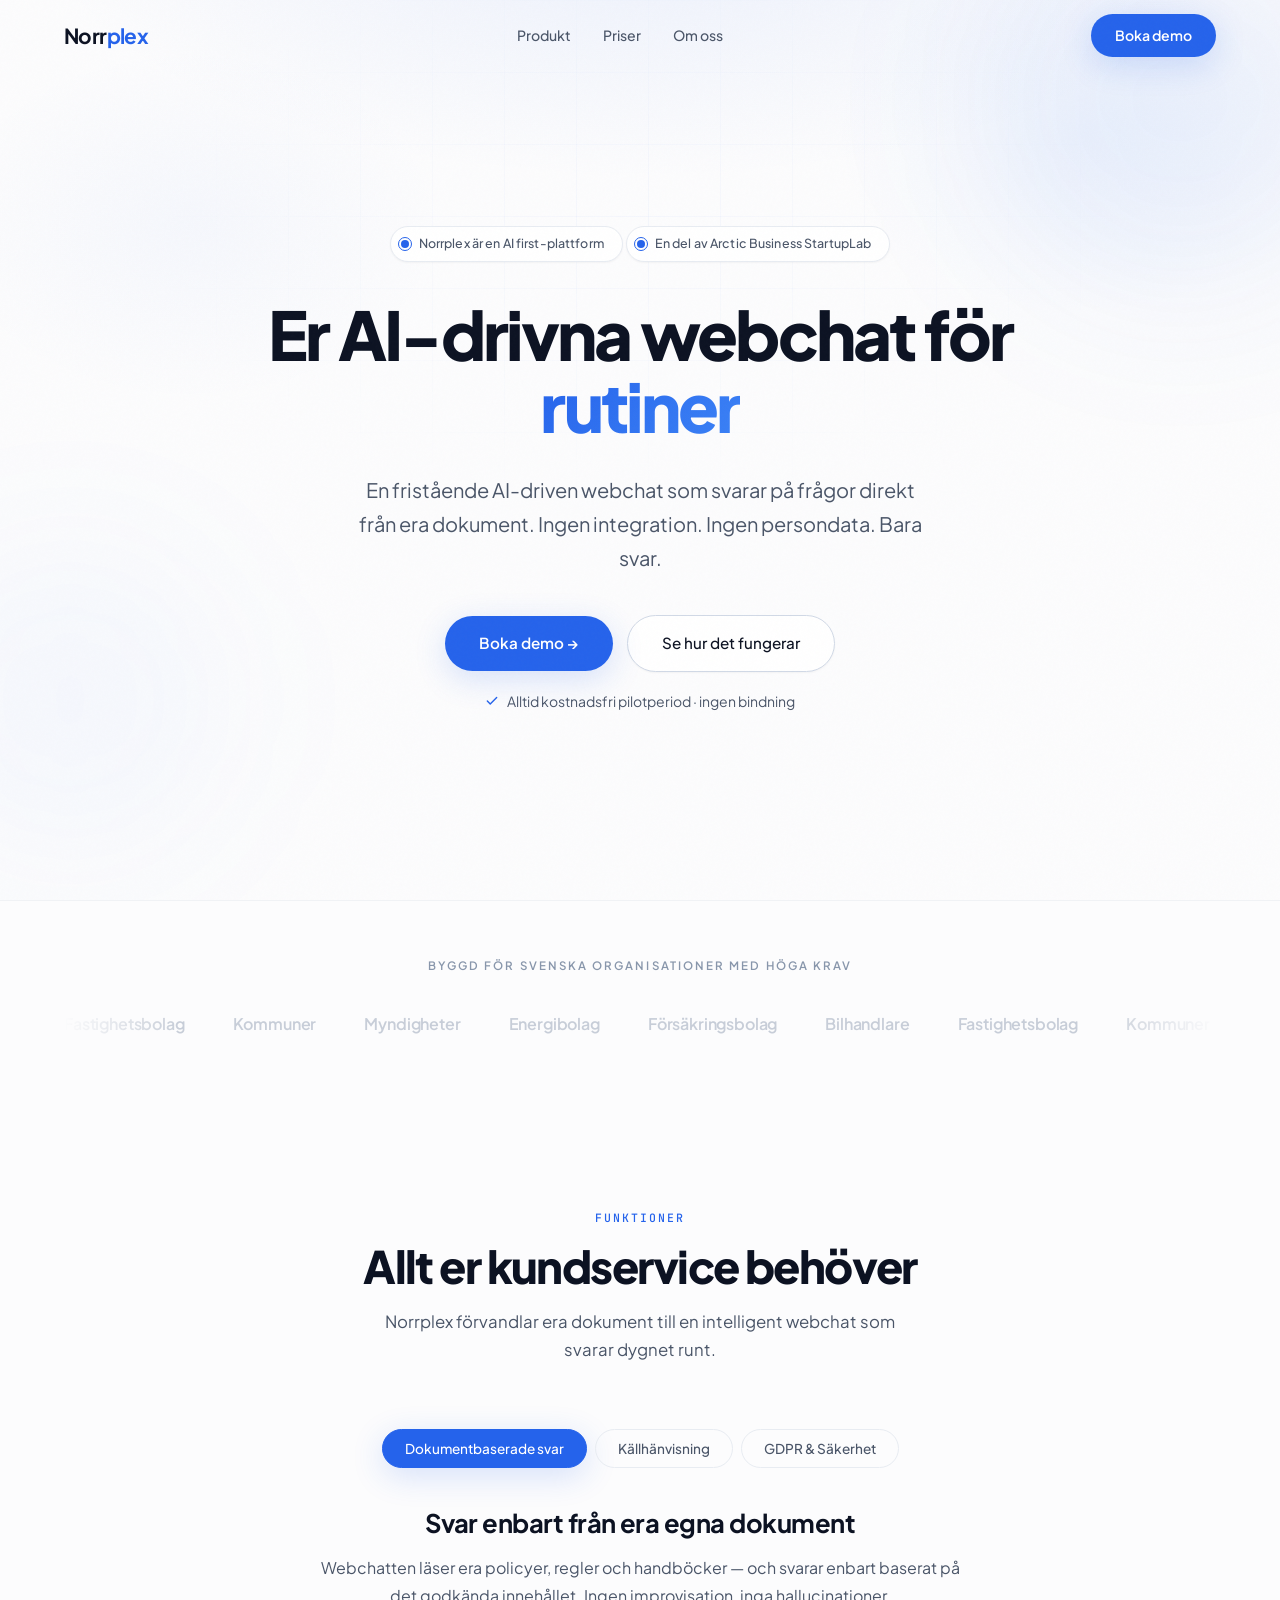
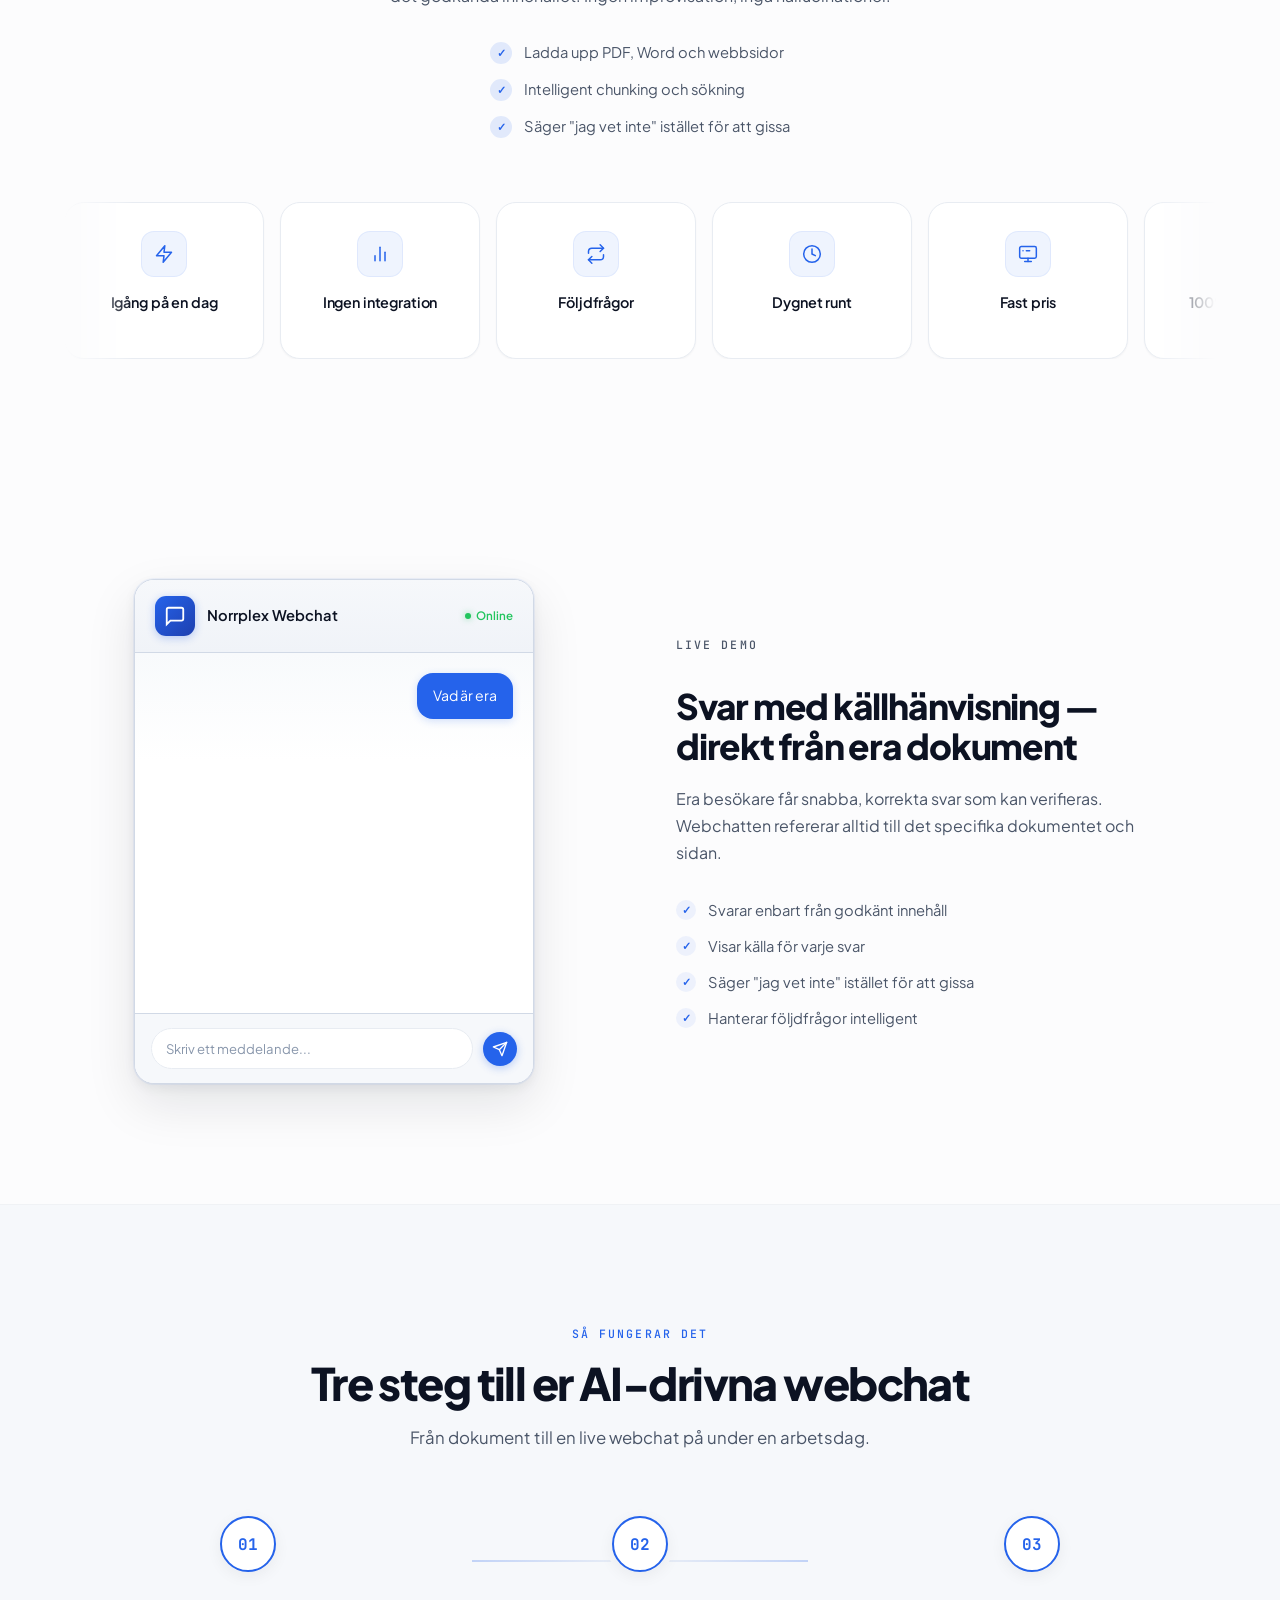
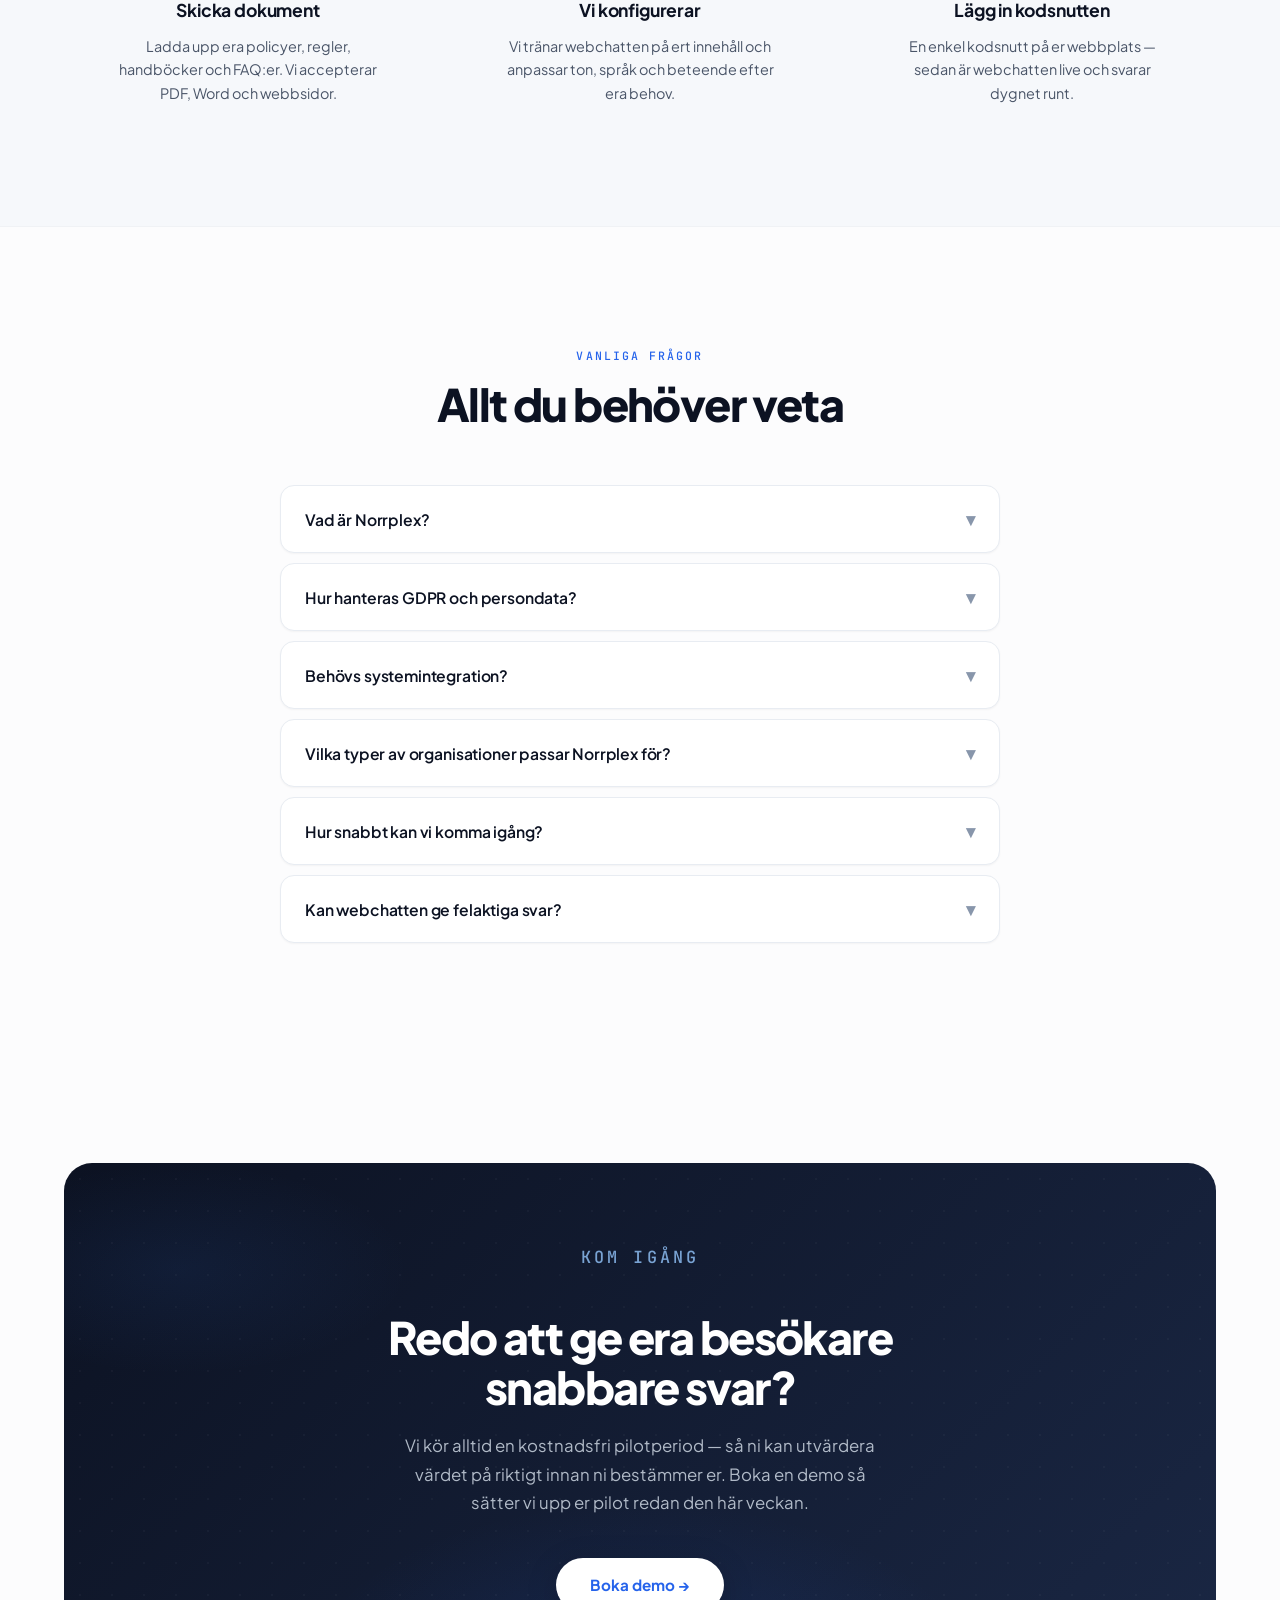
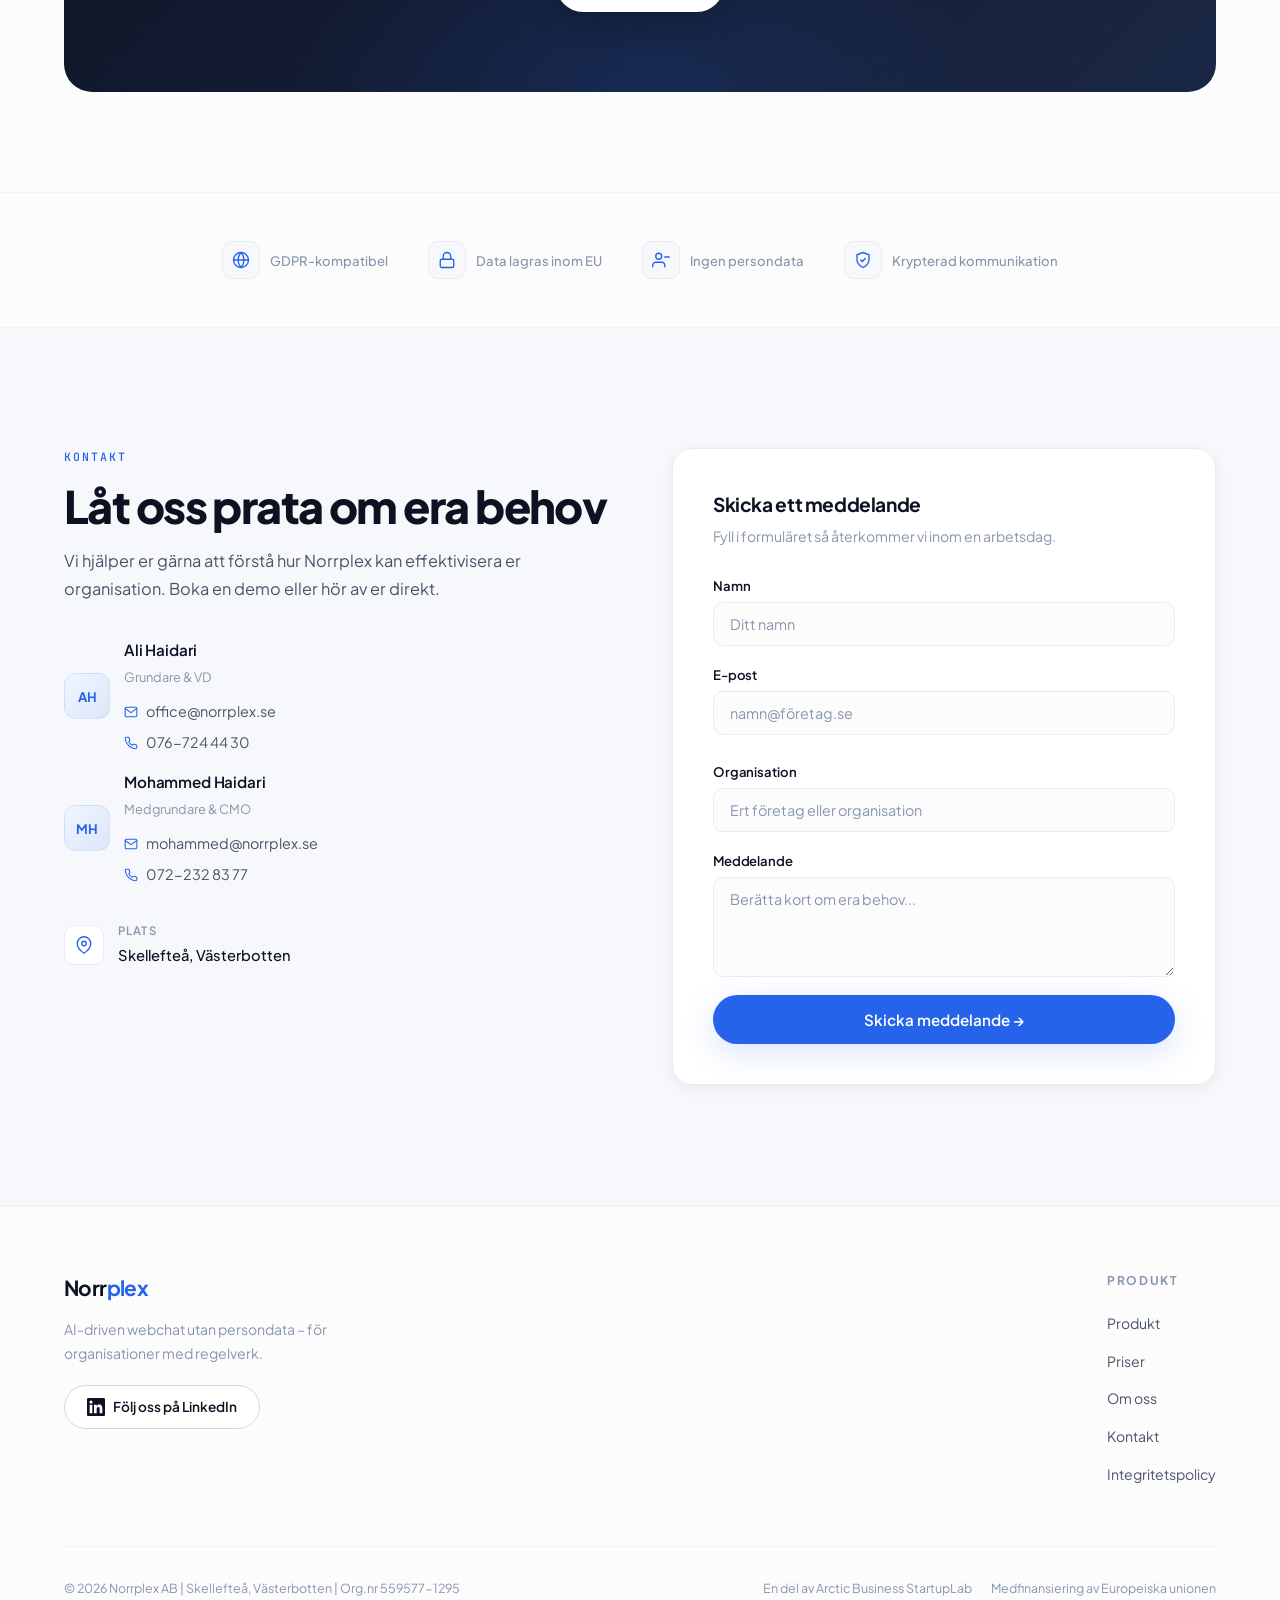
<file: index.html>
<!DOCTYPE html>
<html lang="sv">
<head>
<meta charset="UTF-8">
<meta name="viewport" content="width=device-width, initial-scale=1.0">
<link rel="canonical" href="https://norrplex.se/" />
<title>Norrplex — AI-driven webchat som svarar från era dokument</title>
<link rel="icon" type="image/x-icon" href="/images/favicon.ico">
<link rel="icon" type="image/png" sizes="32x32" href="/images/favicon-32x32.png">
<link rel="icon" type="image/png" sizes="16x16" href="/images/favicon-16x16.png">
<link rel="apple-touch-icon" sizes="180x180" href="/images/apple-touch-icon.png">
<link rel="manifest" href="/images/site.webmanifest">
<link rel="preconnect" href="https://fonts.googleapis.com">
<link href="https://fonts.googleapis.com/css2?family=Plus+Jakarta+Sans:ital,wght@0,300;0,400;0,500;0,600;0,700;0,800&family=JetBrains+Mono:wght@400;500;600&display=swap" rel="stylesheet">
<link rel="stylesheet" href="/style.css">
<script type="application/ld+json">
{
  "@context": "https://schema.org",
  "@type": "Organization",
  "name": "NorrPlex AB",
  "legalName": "NorrPlex AB",
  "url": "https://norrplex.se",
  "logo": "https://norrplex.se/images/logo-norrplex.png",
  "description": "NorrPlex AB utvecklar fristående, GDPR-säkra, AI-drivna webchat som svarar på besökares frågor baserat på organisationens egna dokument.",
  "foundingDate": "2026-03-17",
  "address": {
    "@type": "PostalAddress",
    "addressLocality": "Boliden",
    "addressRegion": "Västerbotten",
    "postalCode": "936 31",
    "addressCountry": "SE"
  },
  "contactPoint": {
    "@type": "ContactPoint",
    "email": "office@norrplex.se",
    "contactType": "sales"
  },
  "sameAs": [
    "https://www.linkedin.com/company/norrplex/",
    "https://www.instagram.com/norrplex/"
  ]
}
</script>
</head>
<body>

<!-- ─── NAVBAR ─── -->
<nav class="navbar" id="navbar">
  <div class="container">
    <a href="#" class="logo">
      <span class="logo-norr">Norr</span><span class="logo-plex">plex</span>
    </a>
    <ul class="nav-links">
      <li><a href="/">Produkt</a></li>
      <li><a href="/priser">Priser</a></li>
      <li><a href="/om-oss">Om oss</a></li>
    </ul>
    <a href="/#contact-info" class="nav-cta">Boka demo</a>
    <button class="mobile-toggle" onclick="document.querySelector('.nav-links').classList.toggle('show')" aria-label="Meny">
      <span></span><span></span><span></span>
    </button>
  </div>
</nav>

<!-- ─── HERO ─── -->
<section class="hero">
  <div class="hero-bg"></div>
  <div class="hero-grid"></div>
  <div class="hero-orb hero-orb-1"></div>
  <div class="hero-orb hero-orb-2"></div>
  <div class="hero-content">
    <div class="hero-badge hero-badge-ai">
      <span class="hero-badge-dot"></span>
      <span class="hero-badge-text" id="aiBadgeText">Norrplex är en AI first-plattform</span>
    </div>
    <div class="hero-badge">
      <span class="hero-badge-dot"></span>
      <span class="hero-badge-text" id="badgeText">En del av Arctic Business StartupLab</span>
    </div>
    <h1>
      Er AI-drivna webchat för<br>
      <span class="rotating-text"><span class="rotating-text-inner" id="rotating"></span></span>
    </h1>
    <p class="hero-sub">
      En fristående AI-driven webchat som svarar på frågor direkt från era dokument. 
      Ingen integration. Ingen persondata. Bara svar.
    </p>
    <div class="hero-actions">
      <a href="#contact" class="btn-primary">Boka demo →</a>
      <a href="#showcase" class="btn-secondary">Se hur det fungerar</a>
    </div>
    <p class="hero-pilot-note" style="margin-top:18px;font-size:0.875rem;color:var(--text-secondary,#64748b);display:inline-flex;align-items:center;gap:8px;flex-wrap:wrap;justify-content:center;">
      <svg width="14" height="14" viewBox="0 0 24 24" fill="none" stroke="var(--accent)" stroke-width="2.4" stroke-linecap="round" stroke-linejoin="round"><polyline points="20 6 9 17 4 12"/></svg>
      Alltid kostnadsfri pilotperiod · ingen bindning
    </p>
  </div>
</section>

<!-- ─── TRUST BAR ─── -->
<section class="trust-bar">
  <div class="container">
    <p class="trust-label">Byggd för svenska organisationer med höga krav</p>
    <div class="trust-logos-wrapper">
      <div class="trust-logos-track">
        <span class="trust-logo">Fastighetsbolag</span>
        <span class="trust-logo">Kommuner</span>
        <span class="trust-logo">Myndigheter</span>
        <span class="trust-logo">Energibolag</span>
        <span class="trust-logo">Försäkringsbolag</span>
        <span class="trust-logo">Bilhandlare</span>
        <span class="trust-logo">Fastighetsbolag</span>
        <span class="trust-logo">Kommuner</span>
        <span class="trust-logo">Myndigheter</span>
        <span class="trust-logo">Energibolag</span>
        <span class="trust-logo">Försäkringsbolag</span>
        <span class="trust-logo">Bilhandlare</span>
      </div>
    </div>
  </div>
</section>

<!-- ─── FEATURES (Pango-style tabbed) ─── -->
<section class="features" id="features">
  <div class="container">
    <div class="features-header reveal">
      <p class="section-label">Funktioner</p>
      <h2 class="section-title">Allt er kundservice behöver</h2>
      <p class="section-sub">Norrplex förvandlar era dokument till en intelligent webchat som svarar dygnet runt.</p>
    </div>

    <div class="feature-tabs reveal">
      <button class="feature-tab active" data-panel="0">Dokumentbaserade svar</button>
      <button class="feature-tab" data-panel="1">Källhänvisning</button>
      <button class="feature-tab" data-panel="2">GDPR & Säkerhet</button>
    </div>

    <div class="feature-panels reveal">
      <div class="feature-panel active" data-panel="0">
        <div class="feature-panel-content">
          <h3>Svar enbart från era egna dokument</h3>
          <p>Webchatten läser era policyer, regler och handböcker — och svarar enbart baserat på det godkända innehållet. Ingen improvisation, inga hallucinationer.</p>
          <div class="feature-highlights">
            <div class="feature-highlight">
              <span class="feature-highlight-check">✓</span>
              Ladda upp PDF, Word och webbsidor
            </div>
            <div class="feature-highlight">
              <span class="feature-highlight-check">✓</span>
              Intelligent chunking och sökning
            </div>
            <div class="feature-highlight">
              <span class="feature-highlight-check">✓</span>
              Säger "jag vet inte" istället för att gissa
            </div>
          </div>
        </div>
      </div>

      <div class="feature-panel" data-panel="1">
        <div class="feature-panel-content">
          <h3>Varje svar med tydlig källa</h3>
          <p>Era besökare kan verifiera svaren själva. Webchatten visar alltid exakt vilken källa och sida svaret kommer från.</p>
          <div class="feature-highlights">
            <div class="feature-highlight">
              <span class="feature-highlight-check">✓</span>
              Refererar till specifikt dokument och sida
            </div>
            <div class="feature-highlight">
              <span class="feature-highlight-check">✓</span>
              Bygger förtroende hos besökarna
            </div>
            <div class="feature-highlight">
              <span class="feature-highlight-check">✓</span>
              Verifierbara och spårbara svar
            </div>
          </div>
        </div>
      </div>

      <div class="feature-panel" data-panel="2">
        <div class="feature-panel-content">
          <h3>GDPR-kompatibel från grunden</h3>
          <p>Norrplex behandlar aldrig persondata. Ingen inloggning, inga cookies, ingen spårning. All data lagras säkert inom EU.</p>
          <div class="feature-highlights">
            <div class="feature-highlight">
              <span class="feature-highlight-check">✓</span>
              Ingen persondata behandlas
            </div>
            <div class="feature-highlight">
              <span class="feature-highlight-check">✓</span>
              Data lagras inom EU
            </div>
            <div class="feature-highlight">
              <span class="feature-highlight-check">✓</span>
              Krypterad kommunikation
            </div>
          </div>
        </div>
      </div>
    </div>

    <div class="features-carousel-wrapper reveal">
      <div class="features-carousel">
        <div class="features-carousel-track">
          <div class="fc-card">
            <div class="fc-icon"><svg width="20" height="20" viewBox="0 0 24 24" fill="none" stroke="currentColor" stroke-width="1.8" stroke-linecap="round" stroke-linejoin="round"><polygon points="13 2 3 14 12 14 11 22 21 10 12 10 13 2"/></svg></div>
            <h3>Igång på en dag</h3>
          </div>
          <div class="fc-card">
            <div class="fc-icon"><svg width="20" height="20" viewBox="0 0 24 24" fill="none" stroke="currentColor" stroke-width="1.8" stroke-linecap="round" stroke-linejoin="round"><line x1="18" y1="20" x2="18" y2="10"/><line x1="12" y1="20" x2="12" y2="4"/><line x1="6" y1="20" x2="6" y2="14"/></svg></div>
            <h3>Ingen integration</h3>
          </div>
          <div class="fc-card">
            <div class="fc-icon"><svg width="20" height="20" viewBox="0 0 24 24" fill="none" stroke="currentColor" stroke-width="1.8" stroke-linecap="round" stroke-linejoin="round"><polyline points="17 1 21 5 17 9"/><path d="M3 11V9a4 4 0 0 1 4-4h14"/><polyline points="7 23 3 19 7 15"/><path d="M21 13v2a4 4 0 0 1-4 4H3"/></svg></div>
            <h3>Följdfrågor</h3>
          </div>
          <div class="fc-card">
            <div class="fc-icon"><svg width="20" height="20" viewBox="0 0 24 24" fill="none" stroke="currentColor" stroke-width="1.8" stroke-linecap="round" stroke-linejoin="round"><circle cx="12" cy="12" r="10"/><polyline points="12 6 12 12 16 14"/></svg></div>
            <h3>Dygnet runt</h3>
          </div>
          <div class="fc-card">
            <div class="fc-icon"><svg width="20" height="20" viewBox="0 0 24 24" fill="none" stroke="currentColor" stroke-width="1.8" stroke-linecap="round" stroke-linejoin="round"><rect x="2" y="3" width="20" height="14" rx="2"/><line x1="8" y1="21" x2="16" y2="21"/><line x1="12" y1="17" x2="12" y2="21"/><path d="M6 8h.01M10 8h4"/></svg></div>
            <h3>Fast pris</h3>
          </div>
          <div class="fc-card">
            <div class="fc-icon"><svg width="20" height="20" viewBox="0 0 24 24" fill="none" stroke="currentColor" stroke-width="1.8" stroke-linecap="round" stroke-linejoin="round"><path d="M12 22s8-4 8-10V5l-8-3-8 3v7c0 6 8 10 8 10z"/><polyline points="9 12 11 14 15 10"/></svg></div>
            <h3>100% datasäker</h3>
          </div>
          <div class="fc-card">
            <div class="fc-icon"><svg width="20" height="20" viewBox="0 0 24 24" fill="none" stroke="currentColor" stroke-width="1.8" stroke-linecap="round" stroke-linejoin="round"><path d="M17 21v-2a4 4 0 0 0-4-4H5a4 4 0 0 0-4 4v2"/><circle cx="9" cy="7" r="4"/><line x1="17" y1="8" x2="23" y2="8"/></svg></div>
            <h3>Ingen persondata hanteras</h3>
          </div>
          <div class="fc-card">
            <div class="fc-icon"><svg width="20" height="20" viewBox="0 0 24 24" fill="none" stroke="currentColor" stroke-width="1.8" stroke-linecap="round" stroke-linejoin="round"><path d="M14 2H6a2 2 0 0 0-2 2v16a2 2 0 0 0 2 2h12a2 2 0 0 0 2-2V8z"/><polyline points="14 2 14 8 20 8"/><line x1="16" y1="13" x2="8" y2="13"/><line x1="16" y1="17" x2="8" y2="17"/></svg></div>
            <h3>Svarar från era dokument</h3>
          </div>
          <!-- Duplicate for seamless loop -->
          <div class="fc-card">
            <div class="fc-icon"><svg width="20" height="20" viewBox="0 0 24 24" fill="none" stroke="currentColor" stroke-width="1.8" stroke-linecap="round" stroke-linejoin="round"><polygon points="13 2 3 14 12 14 11 22 21 10 12 10 13 2"/></svg></div>
            <h3>Igång på en dag</h3>
          </div>
          <div class="fc-card">
            <div class="fc-icon"><svg width="20" height="20" viewBox="0 0 24 24" fill="none" stroke="currentColor" stroke-width="1.8" stroke-linecap="round" stroke-linejoin="round"><line x1="18" y1="20" x2="18" y2="10"/><line x1="12" y1="20" x2="12" y2="4"/><line x1="6" y1="20" x2="6" y2="14"/></svg></div>
            <h3>Ingen integration</h3>
          </div>
          <div class="fc-card">
            <div class="fc-icon"><svg width="20" height="20" viewBox="0 0 24 24" fill="none" stroke="currentColor" stroke-width="1.8" stroke-linecap="round" stroke-linejoin="round"><polyline points="17 1 21 5 17 9"/><path d="M3 11V9a4 4 0 0 1 4-4h14"/><polyline points="7 23 3 19 7 15"/><path d="M21 13v2a4 4 0 0 1-4 4H3"/></svg></div>
            <h3>Följdfrågor</h3>
          </div>
          <div class="fc-card">
            <div class="fc-icon"><svg width="20" height="20" viewBox="0 0 24 24" fill="none" stroke="currentColor" stroke-width="1.8" stroke-linecap="round" stroke-linejoin="round"><circle cx="12" cy="12" r="10"/><polyline points="12 6 12 12 16 14"/></svg></div>
            <h3>Dygnet runt</h3>
          </div>
          <div class="fc-card">
            <div class="fc-icon"><svg width="20" height="20" viewBox="0 0 24 24" fill="none" stroke="currentColor" stroke-width="1.8" stroke-linecap="round" stroke-linejoin="round"><rect x="2" y="3" width="20" height="14" rx="2"/><line x1="8" y1="21" x2="16" y2="21"/><line x1="12" y1="17" x2="12" y2="21"/><path d="M6 8h.01M10 8h4"/></svg></div>
            <h3>Fast pris</h3>
          </div>
          <div class="fc-card">
            <div class="fc-icon"><svg width="20" height="20" viewBox="0 0 24 24" fill="none" stroke="currentColor" stroke-width="1.8" stroke-linecap="round" stroke-linejoin="round"><path d="M12 22s8-4 8-10V5l-8-3-8 3v7c0 6 8 10 8 10z"/><polyline points="9 12 11 14 15 10"/></svg></div>
            <h3>100% datasäker</h3>
          </div>
          <div class="fc-card">
            <div class="fc-icon"><svg width="20" height="20" viewBox="0 0 24 24" fill="none" stroke="currentColor" stroke-width="1.8" stroke-linecap="round" stroke-linejoin="round"><path d="M17 21v-2a4 4 0 0 0-4-4H5a4 4 0 0 0-4 4v2"/><circle cx="9" cy="7" r="4"/><line x1="17" y1="8" x2="23" y2="8"/></svg></div>
            <h3>Ingen persondata hanteras</h3>
          </div>
          <div class="fc-card">
            <div class="fc-icon"><svg width="20" height="20" viewBox="0 0 24 24" fill="none" stroke="currentColor" stroke-width="1.8" stroke-linecap="round" stroke-linejoin="round"><path d="M14 2H6a2 2 0 0 0-2 2v16a2 2 0 0 0 2 2h12a2 2 0 0 0 2-2V8z"/><polyline points="14 2 14 8 20 8"/><line x1="16" y1="13" x2="8" y2="13"/><line x1="16" y1="17" x2="8" y2="17"/></svg></div>
            <h3>Svarar från era dokument</h3>
          </div>
        </div>
      </div>
    </div>
  </div>
</section>

<!-- ─── SHOWCASE ─── -->
<section class="showcase" id="showcase">
  <div class="container">
    <div class="showcase-grid reveal">
      <div class="hero-visual">
        <div class="chat-mockup">
          <div class="chat-header">
            <div class="chat-avatar"><svg width="22" height="22" viewBox="0 0 24 24" fill="none" stroke="currentColor" stroke-width="2"><path d="M21 15a2 2 0 0 1-2 2H7l-4 4V5a2 2 0 0 1 2-2h14a2 2 0 0 1 2 2z"/></svg></div>
            <span>Norrplex Webchat</span>
            <span class="chat-status">Online</span>
          </div>
          <div class="chat-messages" id="chatMessages"></div>
          <div class="chat-input-bar">
            <div class="chat-input-bar-field">Skriv ett meddelande...</div>
            <div class="chat-input-bar-btn"><svg width="16" height="16" viewBox="0 0 24 24" fill="none" stroke="currentColor" stroke-width="2" stroke-linecap="round" stroke-linejoin="round"><line x1="22" y1="2" x2="11" y2="13"/><polygon points="22 2 15 22 11 13 2 9 22 2"/></svg></div>
          </div>
        </div>
      </div>
      <div class="showcase-content">
        <p class="section-label">Live demo</p>
        <h2 class="section-title">Svar med källhänvisning — direkt från era dokument</h2>
        <p>Era besökare får snabba, korrekta svar som kan verifieras. Webchatten refererar alltid till det specifika dokumentet och sidan.</p>
        <ul class="check-list">
          <li>Svarar enbart från godkänt innehåll</li>
          <li>Visar källa för varje svar</li>
          <li>Säger "jag vet inte" istället för att gissa</li>
          <li>Hanterar följdfrågor intelligent</li>
        </ul>
      </div>
    </div>
  </div>
</section>

<!-- ─── HOW IT WORKS ─── -->
<section class="how-it-works">
  <div class="container">
    <div class="features-header reveal">
      <p class="section-label">Så fungerar det</p>
      <h2 class="section-title">Tre steg till er AI-drivna webchat</h2>
      <p class="section-sub">Från dokument till en live webchat på under en arbetsdag.</p>
    </div>
    <div class="steps-grid reveal reveal-stagger">
      <div class="step">
        <div class="step-number">01</div>
        <h3>Skicka dokument</h3>
        <p>Ladda upp era policyer, regler, handböcker och FAQ:er. Vi accepterar PDF, Word och webbsidor.</p>
      </div>
      <div class="step">
        <div class="step-number">02</div>
        <h3>Vi konfigurerar</h3>
        <p>Vi tränar webchatten på ert innehåll och anpassar ton, språk och beteende efter era behov.</p>
      </div>
      <div class="step">
        <div class="step-number">03</div>
        <h3>Lägg in kodsnutten</h3>
        <p>En enkel kodsnutt på er webbplats — sedan är webchatten live och svarar dygnet runt.</p>
      </div>
    </div>
  </div>
</section>


<!-- ─── FAQ ─── -->
<section class="faq" id="faq">
  <div class="container">
    <div class="features-header reveal">
      <p class="section-label">Vanliga frågor</p>
      <h2 class="section-title">Allt du behöver veta</h2>
    </div>
    <div class="faq-list reveal">
      <div class="faq-item">
        <button class="faq-question" onclick="toggleFaq(this)">
          Vad är Norrplex?
          <span class="faq-chevron">▾</span>
        </button>
        <div class="faq-answer">
          <div class="faq-answer-inner">
            Norrplex är en fristående AI-driven webchat som svarar på besökares frågor baserat på era egna dokument — policyer, regler, handböcker och FAQ:er. Webchatten kräver ingen integration med era befintliga system och behandlar ingen persondata, vilket gör den helt GDPR-säkrad.
          </div>
        </div>
      </div>
      <div class="faq-item">
        <button class="faq-question" onclick="toggleFaq(this)">
          Hur hanteras GDPR och persondata?
          <span class="faq-chevron">▾</span>
        </button>
        <div class="faq-answer">
          <div class="faq-answer-inner">
            Norrplex behandlar ingen persondata. Besökare behöver inte logga in, lämna personuppgifter eller identifiera sig. All data lagras säkert inom EU och webchatten svarar enbart baserat på era dokumenterade regler och policyer.
          </div>
        </div>
      </div>
      <div class="faq-item">
        <button class="faq-question" onclick="toggleFaq(this)">
          Behövs systemintegration?
          <span class="faq-chevron">▾</span>
        </button>
        <div class="faq-answer">
          <div class="faq-answer-inner">
            Nej. Norrplex är helt fristående och kräver ingen koppling till era ärendesystem, CRM eller andra verktyg. Ni lägger bara till en enkel kodsnutt på er webbplats, sedan sköter webchatten resten.
          </div>
        </div>
      </div>
      <div class="faq-item">
        <button class="faq-question" onclick="toggleFaq(this)">
          Vilka typer av organisationer passar Norrplex för?
          <span class="faq-chevron">▾</span>
        </button>
        <div class="faq-answer">
          <div class="faq-answer-inner">
            Norrplex är designat för svenska organisationer med mycket regler, policyer och dokumentation — exempelvis fastighetsbolag, kommuner, myndigheter, vårdorganisationer och energibolag. Alla organisationer där besökare ofta har återkommande frågor drar nytta av webchatten.
          </div>
        </div>
      </div>
      <div class="faq-item">
        <button class="faq-question" onclick="toggleFaq(this)">
          Hur snabbt kan vi komma igång?
          <span class="faq-chevron">▾</span>
        </button>
        <div class="faq-answer">
          <div class="faq-answer-inner">
            Oftast inom en arbetsdag. Ni skickar era dokument, vi konfigurerar webchatten, och ni lägger in kodsnutten på er webbplats. Hela processen är snabb och smärtfri — ingen IT-avdelning behöver involveras.
          </div>
        </div>
      </div>
      <div class="faq-item">
        <button class="faq-question" onclick="toggleFaq(this)">
          Kan webchatten ge felaktiga svar?
          <span class="faq-chevron">▾</span>
        </button>
        <div class="faq-answer">
          <div class="faq-answer-inner">
            Webchatten svarar enbart baserat på era uppladdade dokument och refererar alltid till källan. Om informationen saknas säger webchatten "jag vet inte" istället för att gissa — vilket ger era besökare tillförlitliga och verifierbara svar.
          </div>
        </div>
      </div>
    </div>
  </div>
</section>

<!-- ─── CTA ─── -->
<section class="cta-section" id="contact">
  <div class="container">
    <div class="cta-card reveal">
      <div class="cta-content">
        <p class="section-label">Kom igång</p>
        <h2 class="section-title">Redo att ge era besökare<br>snabbare svar?</h2>
        <p>Vi kör alltid en kostnadsfri pilotperiod — så ni kan utvärdera värdet på riktigt innan ni bestämmer er. Boka en demo så sätter vi upp er pilot redan den här veckan.</p>
        <a href="#contact-info" class="btn-primary">Boka demo →</a>
      </div>
    </div>
  </div>
</section>

<!-- ─── GDPR STRIP ─── -->
<section class="gdpr-strip">
  <div class="container" style="display:flex;align-items:center;justify-content:center;gap:40px;flex-wrap:wrap;">
    <div class="gdpr-badge">
      <div class="gdpr-badge-icon"><svg width="18" height="18" viewBox="0 0 24 24" fill="none" stroke="var(--accent)" stroke-width="1.8" stroke-linecap="round" stroke-linejoin="round"><circle cx="12" cy="12" r="10"/><path d="M2 12h20"/><path d="M12 2a15.3 15.3 0 0 1 4 10 15.3 15.3 0 0 1-4 10 15.3 15.3 0 0 1-4-10 15.3 15.3 0 0 1 4-10z"/></svg></div>
      GDPR-kompatibel
    </div>
    <div class="gdpr-badge">
      <div class="gdpr-badge-icon"><svg width="18" height="18" viewBox="0 0 24 24" fill="none" stroke="var(--accent)" stroke-width="1.8" stroke-linecap="round" stroke-linejoin="round"><rect x="3" y="11" width="18" height="11" rx="2" ry="2"/><path d="M7 11V7a5 5 0 0 1 10 0v4"/></svg></div>
      Data lagras inom EU
    </div>
    <div class="gdpr-badge">
      <div class="gdpr-badge-icon"><svg width="18" height="18" viewBox="0 0 24 24" fill="none" stroke="var(--accent)" stroke-width="1.8" stroke-linecap="round" stroke-linejoin="round"><path d="M17 21v-2a4 4 0 0 0-4-4H5a4 4 0 0 0-4 4v2"/><circle cx="9" cy="7" r="4"/><line x1="17" y1="8" x2="23" y2="8"/></svg></div>
      Ingen persondata
    </div>
    <div class="gdpr-badge">
      <div class="gdpr-badge-icon"><svg width="18" height="18" viewBox="0 0 24 24" fill="none" stroke="var(--accent)" stroke-width="1.8" stroke-linecap="round" stroke-linejoin="round"><path d="M12 22s8-4 8-10V5l-8-3-8 3v7c0 6 8 10 8 10z"/><polyline points="9 12 11 14 15 10"/></svg></div>
      Krypterad kommunikation
    </div>
  </div>
</section>

<!-- ─── CONTACT ─── -->
<section class="contact-section" id="contact-info">
  <div class="container">
    <div class="contact-grid reveal">
      <div class="contact-info">
        <p class="section-label">Kontakt</p>
        <h2 class="section-title">Låt oss prata om era behov</h2>
        <p class="contact-desc">Vi hjälper er gärna att förstå hur Norrplex kan effektivisera er organisation. Boka en demo eller hör av er direkt.</p>

        <div class="contact-people">
          <div class="contact-person">
            <div class="contact-person-avatar">AH</div>
            <div style="flex:1;">
              <h4>Ali Haidari</h4>
              <span>Grundare & VD</span>
              <div class="contact-person-links" style="display:flex;flex-direction:column;gap:8px;margin-top:12px;">
                <a href="mailto:office@norrplex.se" style="display:inline-flex;align-items:center;gap:8px;color:var(--text-secondary,#64748b);text-decoration:none;font-size:0.9rem;">
                  <svg width="14" height="14" viewBox="0 0 24 24" fill="none" stroke="var(--accent)" stroke-width="1.8" stroke-linecap="round" stroke-linejoin="round"><path d="M4 4h16c1.1 0 2 .9 2 2v12c0 1.1-.9 2-2 2H4c-1.1 0-2-.9-2-2V6c0-1.1.9-2 2-2z"/><polyline points="22,6 12,13 2,6"/></svg>
                  office@norrplex.se
                </a>
                <a href="tel:+46767244430" style="display:inline-flex;align-items:center;gap:8px;color:var(--text-secondary,#64748b);text-decoration:none;font-size:0.9rem;">
                  <svg width="14" height="14" viewBox="0 0 24 24" fill="none" stroke="var(--accent)" stroke-width="1.8" stroke-linecap="round" stroke-linejoin="round"><path d="M22 16.92v3a2 2 0 0 1-2.18 2 19.79 19.79 0 0 1-8.63-3.07 19.5 19.5 0 0 1-6-6 19.79 19.79 0 0 1-3.07-8.67A2 2 0 0 1 4.11 2h3a2 2 0 0 1 2 1.72c.127.96.361 1.903.7 2.81a2 2 0 0 1-.45 2.11L8.09 9.91a16 16 0 0 0 6 6l1.27-1.27a2 2 0 0 1 2.11-.45c.907.339 1.85.573 2.81.7A2 2 0 0 1 22 16.92z"/></svg>
                  076-724 44 30
                </a>
              </div>
            </div>
          </div>
          <div class="contact-person">
            <div class="contact-person-avatar">MH</div>
            <div style="flex:1;">
              <h4>Mohammed Haidari</h4>
              <span>Medgrundare & CMO</span>
              <div class="contact-person-links" style="display:flex;flex-direction:column;gap:8px;margin-top:12px;">
                <a href="mailto:mohammed@norrplex.se" style="display:inline-flex;align-items:center;gap:8px;color:var(--text-secondary,#64748b);text-decoration:none;font-size:0.9rem;">
                  <svg width="14" height="14" viewBox="0 0 24 24" fill="none" stroke="var(--accent)" stroke-width="1.8" stroke-linecap="round" stroke-linejoin="round"><path d="M4 4h16c1.1 0 2 .9 2 2v12c0 1.1-.9 2-2 2H4c-1.1 0-2-.9-2-2V6c0-1.1.9-2 2-2z"/><polyline points="22,6 12,13 2,6"/></svg>
                  mohammed@norrplex.se
                </a>
                <a href="tel:+46722328377" style="display:inline-flex;align-items:center;gap:8px;color:var(--text-secondary,#64748b);text-decoration:none;font-size:0.9rem;">
                  <svg width="14" height="14" viewBox="0 0 24 24" fill="none" stroke="var(--accent)" stroke-width="1.8" stroke-linecap="round" stroke-linejoin="round"><path d="M22 16.92v3a2 2 0 0 1-2.18 2 19.79 19.79 0 0 1-8.63-3.07 19.5 19.5 0 0 1-6-6 19.79 19.79 0 0 1-3.07-8.67A2 2 0 0 1 4.11 2h3a2 2 0 0 1 2 1.72c.127.96.361 1.903.7 2.81a2 2 0 0 1-.45 2.11L8.09 9.91a16 16 0 0 0 6 6l1.27-1.27a2 2 0 0 1 2.11-.45c.907.339 1.85.573 2.81.7A2 2 0 0 1 22 16.92z"/></svg>
                  072-232 83 77
                </a>
              </div>
            </div>
          </div>
        </div>

        <div class="contact-details">
          <div class="contact-detail">
            <div class="contact-detail-icon"><svg width="18" height="18" viewBox="0 0 24 24" fill="none" stroke="var(--accent)" stroke-width="1.8" stroke-linecap="round" stroke-linejoin="round"><path d="M21 10c0 7-9 13-9 13s-9-6-9-13a9 9 0 0 1 18 0z"/><circle cx="12" cy="10" r="3"/></svg></div>
            <div>
              <span class="contact-detail-label">Plats</span>
              <span class="contact-detail-value">Skellefteå, Västerbotten</span>
            </div>
          </div>
        </div>
      </div>

      <div class="contact-form-card">
        <h3>Skicka ett meddelande</h3>
        <p>Fyll i formuläret så återkommer vi inom en arbetsdag.</p>
        <form action="https://formspree.io/f/mwvqgrlb" method="POST" class="contact-form" id="contactForm">
          <div class="form-group">
            <label for="cf-name">Namn</label>
            <input type="text" id="cf-name" name="name" placeholder="Ditt namn" required>
            <span class="form-validation-icon" id="vi-name"></span>
          </div>
          <div class="form-group">
            <label for="cf-email">E-post</label>
            <input type="email" id="cf-email" name="email" placeholder="namn@företag.se" required>
            <span class="form-validation-icon" id="vi-email"></span>
            <span class="form-group-hint" id="hint-email">Ange en giltig e-postadress</span>
          </div>
          <div class="form-group">
            <label for="cf-org">Organisation</label>
            <input type="text" id="cf-org" name="organization" placeholder="Ert företag eller organisation">
            <span class="form-validation-icon" id="vi-org"></span>
          </div>
          <div class="form-group">
            <label for="cf-message">Meddelande</label>
            <textarea id="cf-message" name="message" rows="4" placeholder="Berätta kort om era behov..."></textarea>
          </div>
          <button type="submit" class="btn-primary" style="width:100%;justify-content:center;">Skicka meddelande →</button>
        </form>
      </div>
    </div>
  </div>
</section>

<!-- ─── FOOTER ─── -->
<footer class="footer">
  <div class="container">
    <div class="footer-top">
      <div class="footer-brand">
        <a href="#" class="logo">
          <span class="logo-norr">Norr</span><span class="logo-plex">plex</span>
        </a>
        <p>AI-driven webchat utan persondata – för organisationer med regelverk.</p>
        <a href="https://www.linkedin.com/company/norrplex" target="_blank" rel="noopener" class="footer-linkedin">
          <svg width="18" height="18" viewBox="0 0 24 24" fill="currentColor"><path d="M20.447 20.452h-3.554v-5.569c0-1.328-.027-3.037-1.852-3.037-1.853 0-2.136 1.445-2.136 2.939v5.667H9.351V9h3.414v1.561h.046c.477-.9 1.637-1.85 3.37-1.85 3.601 0 4.267 2.37 4.267 5.455v6.286zM5.337 7.433a2.062 2.062 0 0 1-2.063-2.065 2.064 2.064 0 1 1 2.063 2.065zm1.782 13.019H3.555V9h3.564v11.452zM22.225 0H1.771C.792 0 0 .774 0 1.729v20.542C0 23.227.792 24 1.771 24h20.451C23.2 24 24 23.227 24 22.271V1.729C24 .774 23.2 0 22.222 0h.003z"/></svg>
          Följ oss på LinkedIn
        </a>
      </div>
      <div class="footer-col">
        <h4>Produkt</h4>
        <ul>
          <li><a href="/">Produkt</a></li>
          <li><a href="/priser">Priser</a></li>
          <li><a href="/om-oss">Om oss</a></li>
          <li><a href="#contact-info">Kontakt</a></li>
          <li><a href="/integritetspolicy">Integritetspolicy</a></li>
        </ul>
      </div>
    </div>
    <div class="footer-bottom">
      <span>© 2026 Norrplex AB | Skellefteå, Västerbotten | Org.nr 559577-1295</span>
      <div class="footer-badges">
        <span>En del av Arctic Business StartupLab</span>
        <span class="footer-divider">·</span>
        <span>Medfinansiering av Europeiska unionen</span>
      </div>
    </div>
  </div>
</footer>

<script>
// ─── Rotating hero text ───
const words = ['rutiner', 'regler', 'riktlinjer', 'FAQ'];
const el = document.getElementById('rotating');
let current = 0;

function rotateWord() {
  el.style.transition = 'opacity 0.4s ease, transform 0.4s ease';
  el.style.opacity = '0';
  el.style.transform = 'translateY(-14px)';
  
  setTimeout(() => {
    current = (current + 1) % words.length;
    el.textContent = words[current];
    el.style.transform = 'translateY(14px)';
    
    requestAnimationFrame(() => {
      el.style.opacity = '1';
      el.style.transform = 'translateY(0)';
    });
  }, 400);
}

el.textContent = words[0];
setInterval(rotateWord, 2800);

// ─── Rotating badge text ───
const badgeTexts = ['En del av Arctic Business StartupLab', 'Medfinansiering av Europeiska unionen'];
const badgeEl = document.getElementById('badgeText');
let badgeIndex = 0;

function rotateBadge() {
  badgeEl.style.transition = 'opacity 0.35s ease';
  badgeEl.style.opacity = '0';
  setTimeout(() => {
    badgeIndex = (badgeIndex + 1) % badgeTexts.length;
    badgeEl.textContent = badgeTexts[badgeIndex];
    badgeEl.style.opacity = '1';
  }, 350);
}

setInterval(rotateBadge, 4000);

// ─── Rotating AI badge text ───
const aiBadgeTexts = ['Norrplex är en AI first-plattform', 'Byggd från grunden med AI som kärna'];
const aiBadgeEl = document.getElementById('aiBadgeText');
let aiBadgeIndex = 0;

function rotateAiBadge() {
  aiBadgeEl.style.transition = 'opacity 0.35s ease';
  aiBadgeEl.style.opacity = '0';
  setTimeout(() => {
    aiBadgeIndex = (aiBadgeIndex + 1) % aiBadgeTexts.length;
    aiBadgeEl.textContent = aiBadgeTexts[aiBadgeIndex];
    aiBadgeEl.style.opacity = '1';
  }, 350);
}

setInterval(rotateAiBadge, 4000);

// ─── Navbar scroll effect ───
const navbar = document.getElementById('navbar');
window.addEventListener('scroll', () => {
  navbar.classList.toggle('scrolled', window.scrollY > 40);
});

// ─── Feature tabs ───
document.querySelectorAll('.feature-tab').forEach(tab => {
  tab.addEventListener('click', () => {
    const panelId = tab.dataset.panel;
    
    document.querySelectorAll('.feature-tab').forEach(t => t.classList.remove('active'));
    tab.classList.add('active');
    
    document.querySelectorAll('.feature-panel').forEach(p => p.classList.remove('active'));
    document.querySelector(`.feature-panel[data-panel="${panelId}"]`).classList.add('active');
  });
});

// ─── FAQ accordion ───
function toggleFaq(btn) {
  const item = btn.parentElement;
  const wasActive = item.classList.contains('active');
  
  document.querySelectorAll('.faq-item').forEach(i => i.classList.remove('active'));
  
  if (!wasActive) item.classList.add('active');
}

// ─── Scroll reveal ───
const observer = new IntersectionObserver((entries) => {
  entries.forEach(entry => {
    if (entry.isIntersecting) {
      entry.target.classList.add('visible');
    }
  });
}, { threshold: 0.08, rootMargin: '0px 0px -30px 0px' });

document.querySelectorAll('.reveal, .reveal-stagger').forEach(el => observer.observe(el));

// ─── Animated Chat Demo ───
const chatConversation = [
  { type: 'user', text: 'Vad är era öppettider?' },
  { type: 'bot', text: 'Våra öppettider är måndag–fredag kl. 08:00–17:00. Lunchstängt mellan 12:00–13:00.', source: 'Kontaktinformation' },
  { type: 'user', text: 'Hur ansöker jag om bygglov?' },
  { type: 'bot', text: 'Du ansöker om bygglov via vår e-tjänst eller genom att fylla i blanketten "Ansökan om bygglov" och skicka till byggnadsnämnden.', source: 'Bygglovsguiden' },
  { type: 'user', text: 'Vilka handlingar behövs?' },
  { type: 'bot', text: 'För bygglov behöver du: situationsplan, planritning, fasadritning och teknisk beskrivning. Alla handlingar ska vara i skala.', source: 'Bygglovsguiden' }
];

const chatMessages = document.getElementById('chatMessages');
let messageIndex = 0;
let isAnimating = false;

function typeWriter(element, text, speed = 30) {
  return new Promise((resolve) => {
    let i = 0;
    element.textContent = '';
    function type() {
      if (i < text.length) {
        element.textContent += text.charAt(i);
        i++;
        chatMessages.scrollTop = chatMessages.scrollHeight;
        setTimeout(type, speed);
      } else { resolve(); }
    }
    type();
  });
}

function addTypingIndicator() {
  const typing = document.createElement('div');
  typing.className = 'chat-message bot typing';
  typing.innerHTML = '<span class="typing-dot"></span><span class="typing-dot"></span><span class="typing-dot"></span>';
  chatMessages.appendChild(typing);
  chatMessages.scrollTop = chatMessages.scrollHeight;
  return typing;
}

function removeTypingIndicator(element) {
  if (element && element.parentNode) element.parentNode.removeChild(element);
}

async function addMessage(messageData) {
  const messageDiv = document.createElement('div');
  messageDiv.className = `chat-message ${messageData.type}`;
  if (messageData.type === 'user') {
    const p = document.createElement('p');
    messageDiv.appendChild(p);
    chatMessages.appendChild(messageDiv);
    chatMessages.scrollTop = chatMessages.scrollHeight;
    await typeWriter(p, messageData.text, 40);
  } else {
    const typing = addTypingIndicator();
    await new Promise(r => setTimeout(r, 1500));
    removeTypingIndicator(typing);
    const p = document.createElement('p');
    messageDiv.appendChild(p);
    if (messageData.source) {
      const source = document.createElement('span');
      source.className = 'chat-source';
      source.innerHTML = `<svg width="12" height="12" viewBox="0 0 24 24" fill="none" stroke="currentColor" stroke-width="2"><path d="M14 2H6a2 2 0 0 0-2 2v16a2 2 0 0 0 2 2h12a2 2 0 0 0 2-2V8z"/><polyline points="14 2 14 8 20 8"/></svg> Källa: ${messageData.source}`;
      messageDiv.appendChild(source);
    }
    chatMessages.appendChild(messageDiv);
    chatMessages.scrollTop = chatMessages.scrollHeight;
    await typeWriter(p, messageData.text, 20);
  }
}

async function runChatAnimation() {
  if (isAnimating) return;
  isAnimating = true;
  chatMessages.innerHTML = '';
  messageIndex = 0;
  await new Promise(r => setTimeout(r, 1000));
  for (const message of chatConversation) {
    await addMessage(message);
    await new Promise(r => setTimeout(r, 1500));
  }
  await new Promise(r => setTimeout(r, 4000));
  isAnimating = false;
  runChatAnimation();
}

const chatObserver = new IntersectionObserver((entries) => {
  entries.forEach((entry) => {
    if (entry.isIntersecting && !isAnimating) {
      runChatAnimation();
    }
  });
}, { threshold: 0.3 });

const chatEl = document.querySelector('.chat-mockup');
if (chatEl) chatObserver.observe(chatEl);

// ─── Form live validation ───
const checkSvg = '<svg width="16" height="16" viewBox="0 0 24 24" fill="none" stroke="#22c55e" stroke-width="2.5" stroke-linecap="round" stroke-linejoin="round"><polyline points="20 6 9 17 4 12"/></svg>';
const crossSvg = '<svg width="16" height="16" viewBox="0 0 24 24" fill="none" stroke="#ef4444" stroke-width="2.5" stroke-linecap="round" stroke-linejoin="round"><line x1="18" y1="6" x2="6" y2="18"/><line x1="6" y1="6" x2="18" y2="18"/></svg>';

function isValidEmail(email) {
  return /^[^\s@]+@[^\s@]+\.[^\s@]{2,}$/.test(email);
}

function setFieldState(input, iconEl, state) {
  input.classList.remove('valid', 'invalid');
  input.classList.add('has-icon');
  if (state === 'valid') {
    input.classList.add('valid');
    iconEl.innerHTML = checkSvg;
    iconEl.classList.add('show');
  } else if (state === 'invalid') {
    input.classList.add('invalid');
    iconEl.innerHTML = crossSvg;
    iconEl.classList.add('show');
  } else {
    iconEl.classList.remove('show');
    input.classList.remove('has-icon');
  }
}

// Name field
const nameInput = document.getElementById('cf-name');
const viName = document.getElementById('vi-name');
nameInput.addEventListener('input', () => {
  if (nameInput.value.trim().length > 0) {
    setFieldState(nameInput, viName, 'valid');
  } else {
    setFieldState(nameInput, viName, 'none');
  }
});

// Email field
const emailInput = document.getElementById('cf-email');
const viEmail = document.getElementById('vi-email');
const hintEmail = document.getElementById('hint-email');
emailInput.addEventListener('input', () => {
  const val = emailInput.value.trim();
  if (val.length === 0) {
    setFieldState(emailInput, viEmail, 'none');
    hintEmail.classList.remove('show');
  } else if (isValidEmail(val)) {
    setFieldState(emailInput, viEmail, 'valid');
    hintEmail.classList.remove('show');
  } else if (val.includes('@')) {
    setFieldState(emailInput, viEmail, 'invalid');
    hintEmail.classList.add('show');
  } else {
    setFieldState(emailInput, viEmail, 'none');
    hintEmail.classList.remove('show');
  }
});

// Organisation field
const orgInput = document.getElementById('cf-org');
const viOrg = document.getElementById('vi-org');
orgInput.addEventListener('input', () => {
  if (orgInput.value.trim().length > 0) {
    setFieldState(orgInput, viOrg, 'valid');
  } else {
    setFieldState(orgInput, viOrg, 'none');
  }
});

// Textarea valid glow
const msgInput = document.getElementById('cf-message');
msgInput.addEventListener('input', () => {
  if (msgInput.value.trim().length > 0) {
    msgInput.classList.add('valid');
  } else {
    msgInput.classList.remove('valid');
  }
});
</script>
  <script src="https://norrplex-widget.pages.dev/widget.js" data-widget-key="07573934-7ae2-47b0-9798-496ad0b8ee26"></script>
</body>
</html>
</file>
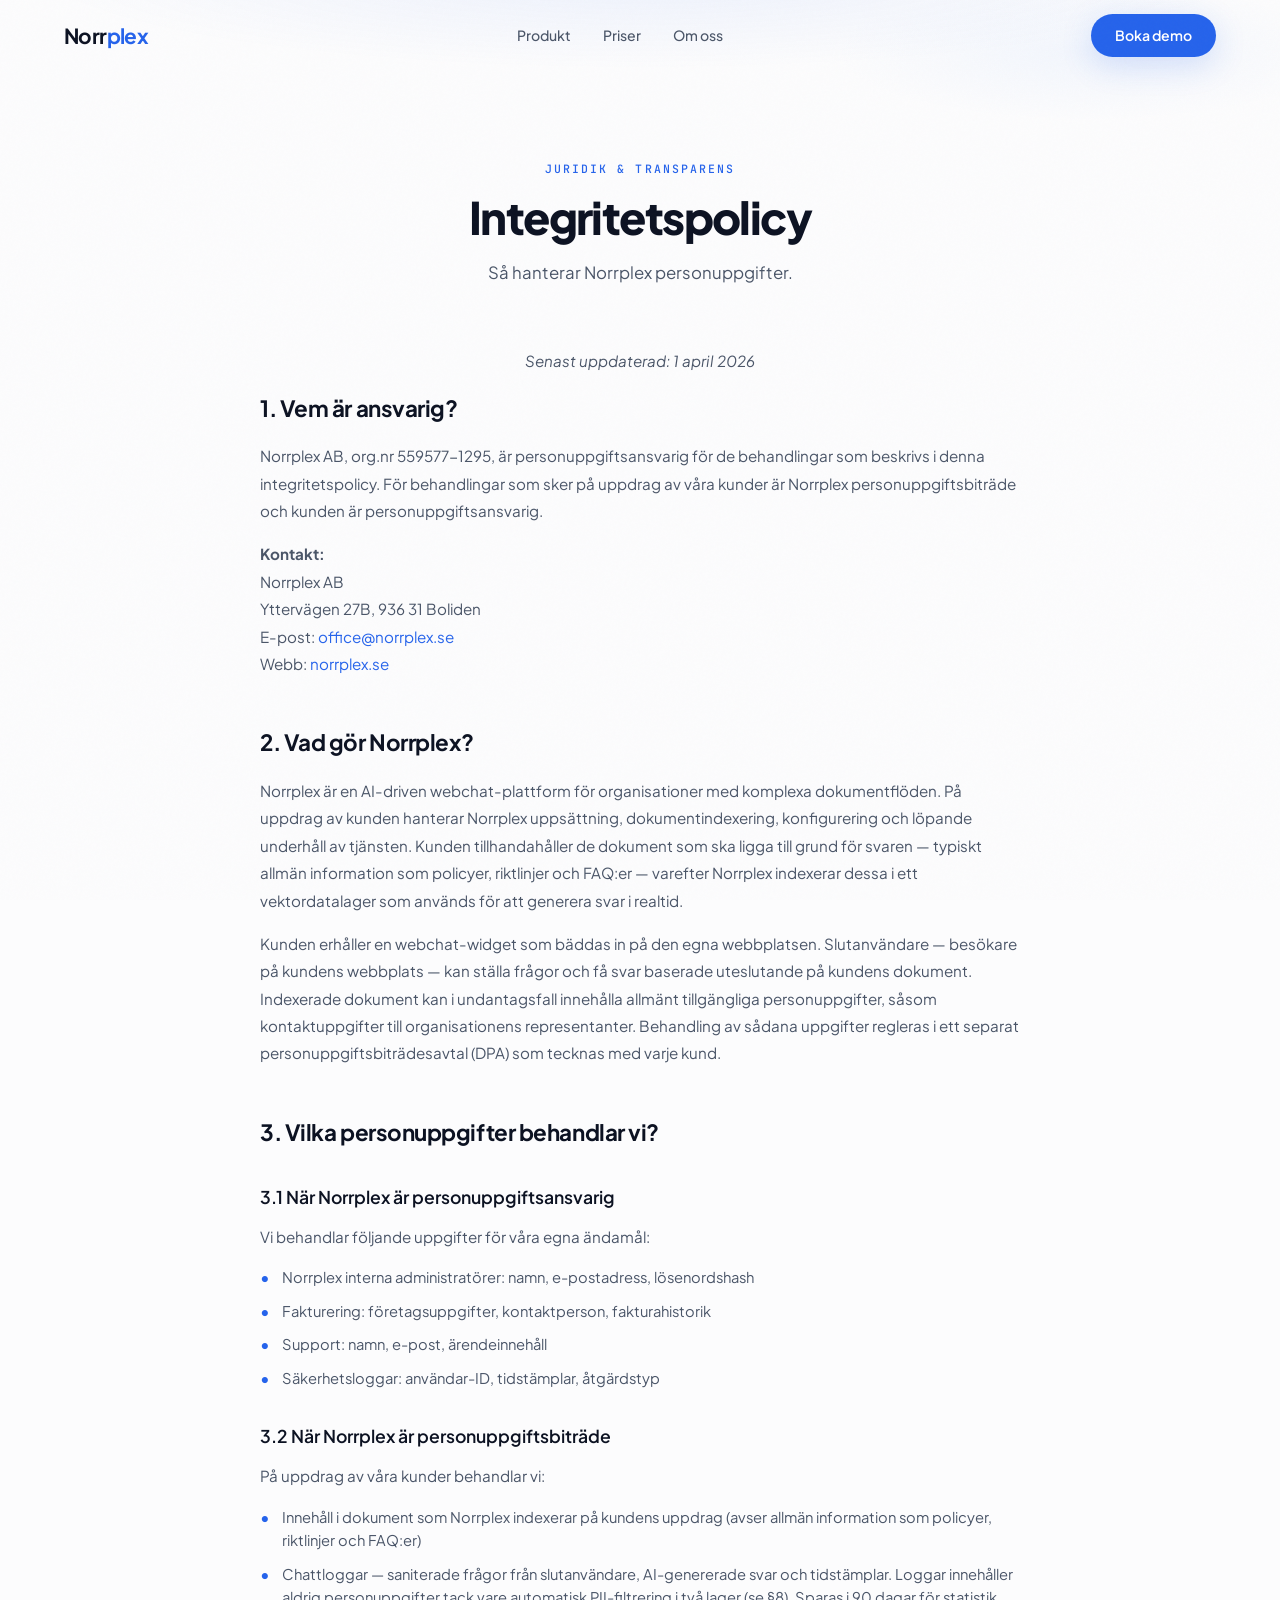
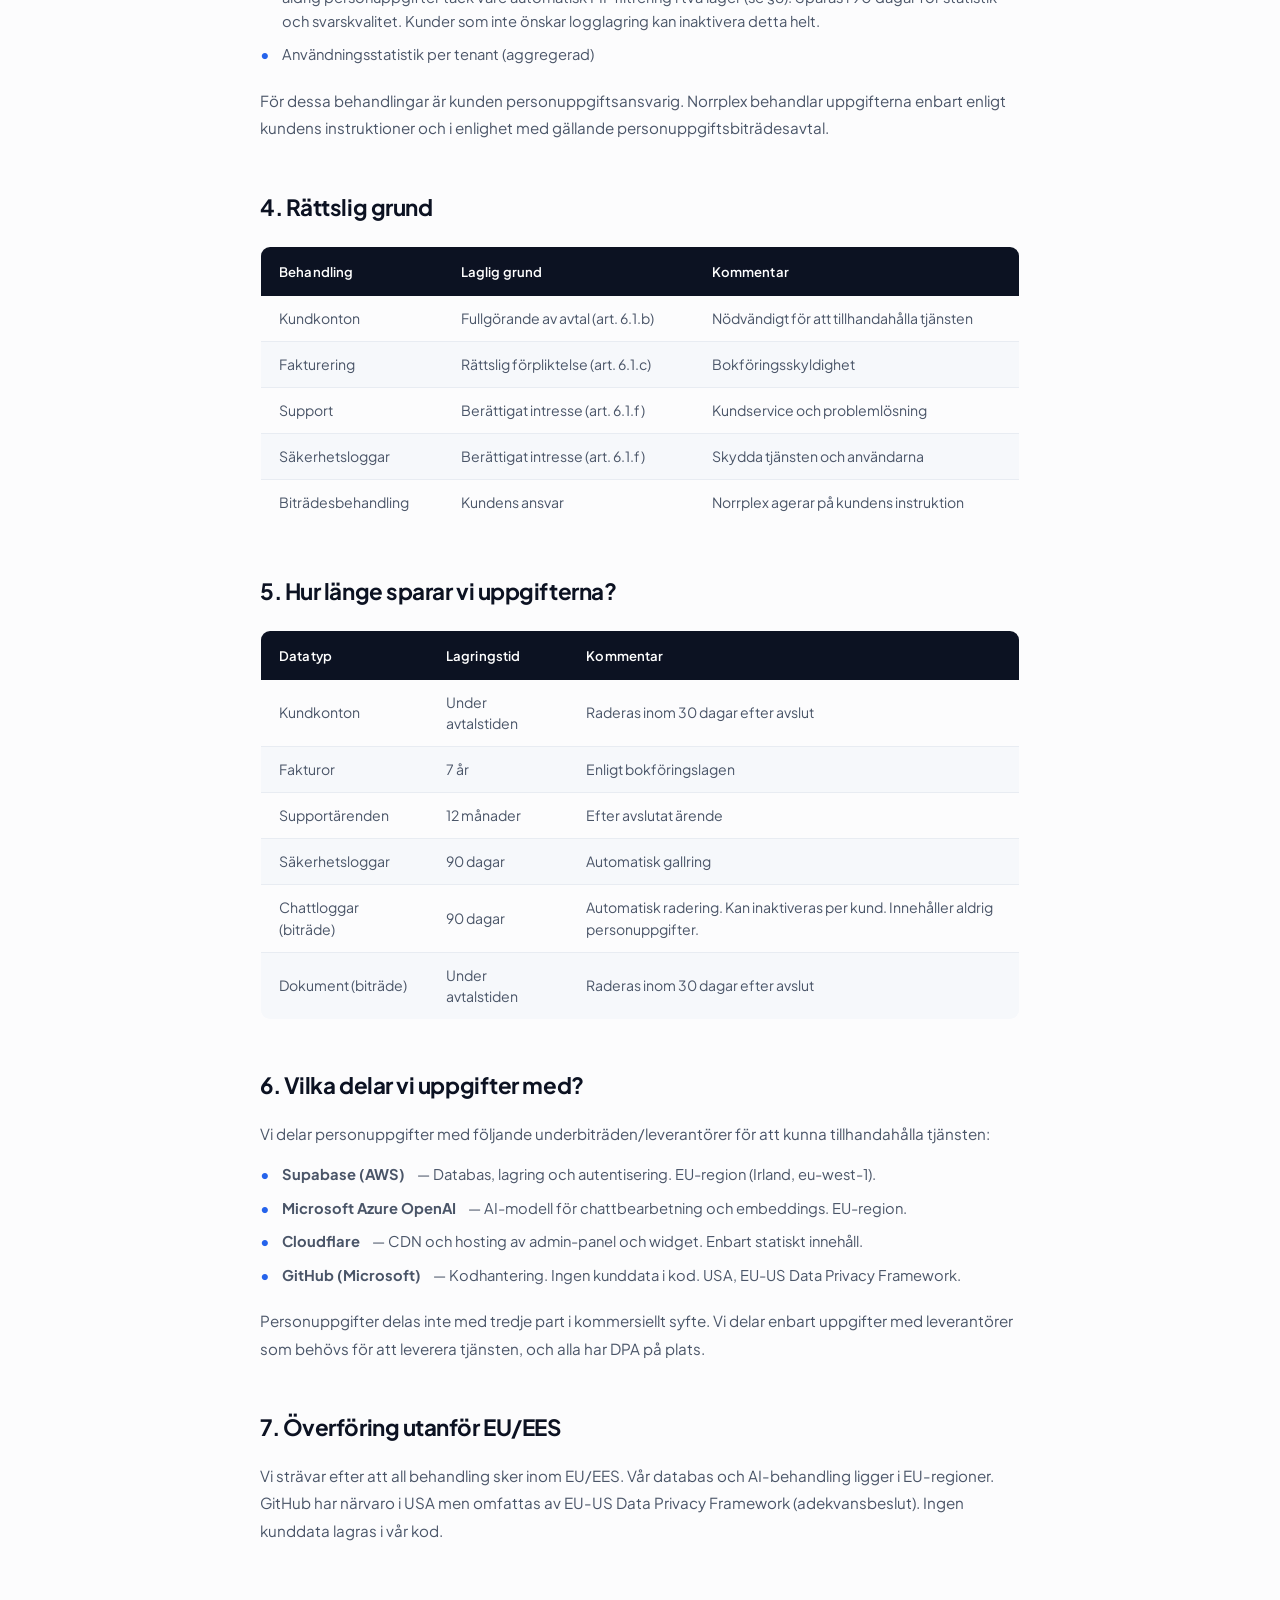
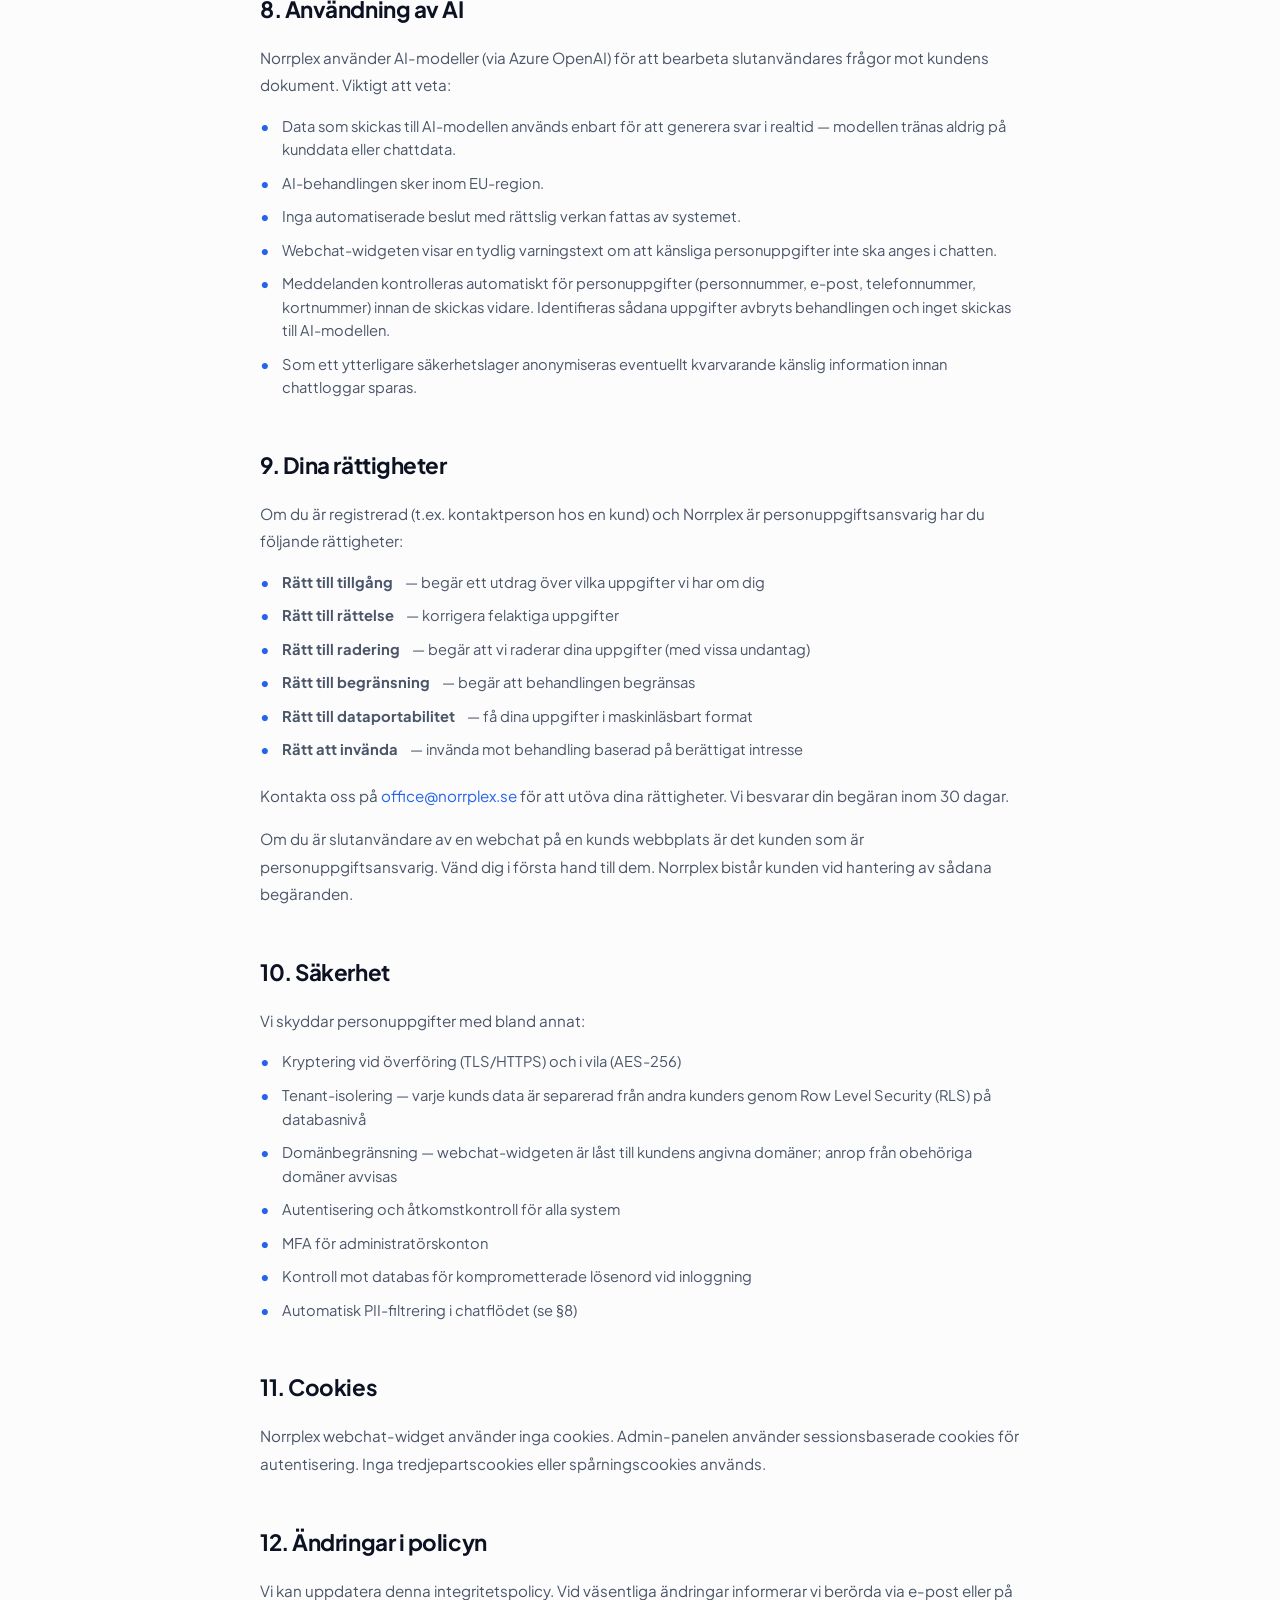
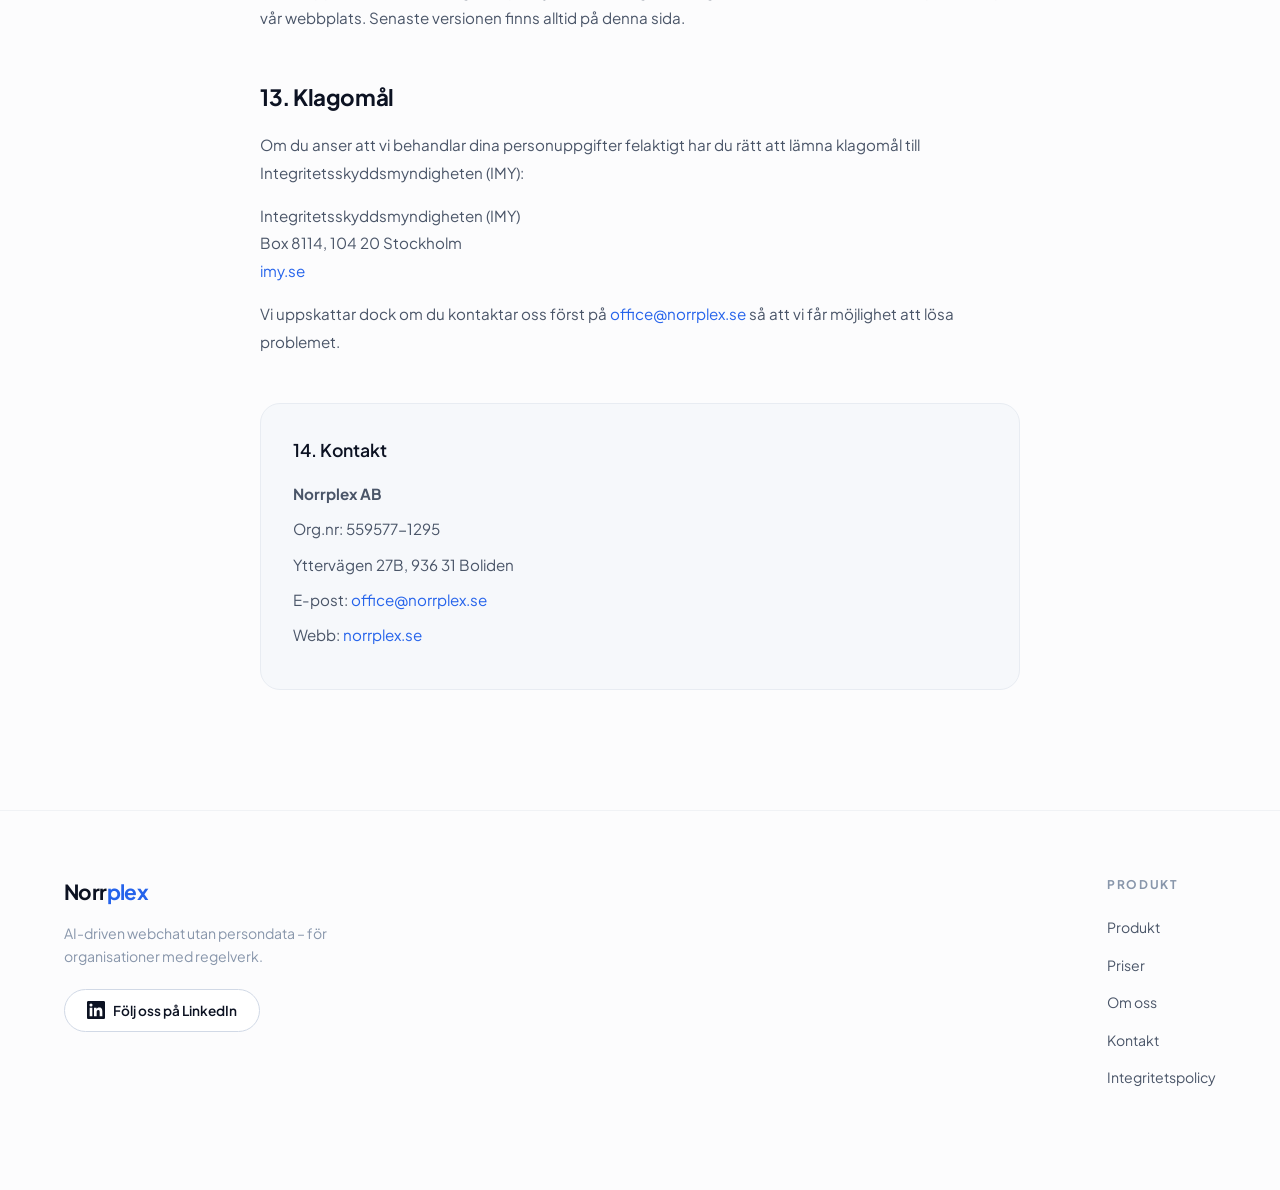
<file: integritetspolicy.html>
<!DOCTYPE html>
<html lang="sv">
<head>
<meta charset="UTF-8">
<meta name="viewport" content="width=device-width, initial-scale=1.0">
<link rel="canonical" href="https://norrplex.se/integritetspolicy" />
<title>Integritetspolicy — Norrplex</title>
<link rel="icon" type="image/x-icon" href="/images/favicon.ico">
<link rel="icon" type="image/png" sizes="32x32" href="/images/favicon-32x32.png">
<link rel="icon" type="image/png" sizes="16x16" href="/images/favicon-16x16.png">
<link rel="apple-touch-icon" sizes="180x180" href="/images/apple-touch-icon.png">
<link rel="manifest" href="/images/site.webmanifest">
<link rel="preconnect" href="https://fonts.googleapis.com">
<link href="https://fonts.googleapis.com/css2?family=Plus+Jakarta+Sans:ital,wght@0,300;0,400;0,500;0,600;0,700;0,800&family=JetBrains+Mono:wght@400;500;600&display=swap" rel="stylesheet">
<link rel="stylesheet" href="/style.css">
</head>
<body>

<!-- ─── NAVBAR ─── -->
<nav class="navbar" id="navbar">
  <div class="container">
    <a href="/" class="logo">
      <span class="logo-norr">Norr</span><span class="logo-plex">plex</span>
    </a>
    <ul class="nav-links">
      <li><a href="/">Produkt</a></li>
      <li><a href="/priser">Priser</a></li>
      <li><a href="/om-oss">Om oss</a></li>
    </ul>
    <a href="/#contact-info" class="nav-cta">Boka demo</a>
    <button class="mobile-toggle" onclick="document.querySelector('.nav-links').classList.toggle('show')" aria-label="Meny">
      <span></span><span></span><span></span>
    </button>
  </div>
</nav>

<!-- ─── HERO ─── -->
<section class="policy-hero">
  <div class="policy-hero-bg"></div>
  <div class="container" style="position:relative;z-index:1;">
    <p class="section-label">Juridik & Transparens</p>
    <h1 class="section-title">Integritetspolicy</h1>
    <!-- ÄNDRING: Tog bort "öppet och tydligt" (säljargument) -->
    <p class="section-sub">Så hanterar Norrplex personuppgifter.</p>
  </div>
</section>

<!-- ─── POLICY CONTENT ─── -->
<section class="policy-section">
  <div class="container">
    <div class="policy-content">
      <p class="policy-updated">Senast uppdaterad: 1 april 2026</p>

      <!-- ÄNDRING: Konsekvent "Norrplex AB" (litet p) genom hela dokumentet -->
      <h2>1. Vem är ansvarig?</h2>
      <p>Norrplex AB, org.nr 559577-1295, är personuppgiftsansvarig för de behandlingar som beskrivs i denna integritetspolicy. För behandlingar som sker på uppdrag av våra kunder är Norrplex personuppgiftsbiträde och kunden är personuppgiftsansvarig.</p>
      <p><strong>Kontakt:</strong><br>
        Norrplex AB<br>
        Yttervägen 27B, 936 31 Boliden<br>
        E-post: <a href="mailto:office@norrplex.se" style="color:var(--accent);">office@norrplex.se</a><br>
        Webb: <a href="https://norrplex.se" style="color:var(--accent);">norrplex.se</a>
      </p>

      <!-- ÄNDRING: §2 omskriven — borttaget säljargument, "träning" ersatt, DPA tillagt -->
      <h2>2. Vad gör Norrplex?</h2>
      <p>Norrplex är en AI-driven webchat-plattform för organisationer med komplexa dokumentflöden. På uppdrag av kunden hanterar Norrplex uppsättning, dokumentindexering, konfigurering och löpande underhåll av tjänsten. Kunden tillhandahåller de dokument som ska ligga till grund för svaren — typiskt allmän information som policyer, riktlinjer och FAQ:er — varefter Norrplex indexerar dessa i ett vektordatalager som används för att generera svar i realtid.</p>
      <p>Kunden erhåller en webchat-widget som bäddas in på den egna webbplatsen. Slutanvändare — besökare på kundens webbplats — kan ställa frågor och få svar baserade uteslutande på kundens dokument. Indexerade dokument kan i undantagsfall innehålla allmänt tillgängliga personuppgifter, såsom kontaktuppgifter till organisationens representanter. Behandling av sådana uppgifter regleras i ett separat personuppgiftsbiträdesavtal (DPA) som tecknas med varje kund.</p>

      <h2>3. Vilka personuppgifter behandlar vi?</h2>

      <h3>3.1 När Norrplex är personuppgiftsansvarig</h3>
      <p>Vi behandlar följande uppgifter för våra egna ändamål:</p>
      <ul>
        <li>Norrplex interna administratörer: namn, e-postadress, lösenordshash</li>
        <li>Fakturering: företagsuppgifter, kontaktperson, fakturahistorik</li>
        <li>Support: namn, e-post, ärendeinnehåll</li>
        <li>Säkerhetsloggar: användar-ID, tidstämplar, åtgärdstyp</li>
      </ul>

      <!-- ÄNDRING: §3.2 — "Fritext från slutanvändare" ersatt med korrekt beskrivning av saniterad chatttext -->
      <h3>3.2 När Norrplex är personuppgiftsbiträde</h3>
      <p>På uppdrag av våra kunder behandlar vi:</p>
      <ul>
        <li>Innehåll i dokument som Norrplex indexerar på kundens uppdrag (avser allmän information som policyer, riktlinjer och FAQ:er)</li>
        <li>Chattloggar — saniterade frågor från slutanvändare, AI-genererade svar och tidstämplar. Loggar innehåller aldrig personuppgifter tack vare automatisk PII-filtrering i två lager (se §8). Sparas i 90 dagar för statistik och svarskvalitet. Kunder som inte önskar logglagring kan inaktivera detta helt.</li>
        <li>Användningsstatistik per tenant (aggregerad)</li>
      </ul>
      <p>För dessa behandlingar är kunden personuppgiftsansvarig. Norrplex behandlar uppgifterna enbart enligt kundens instruktioner och i enlighet med gällande personuppgiftsbiträdesavtal.</p>

      <h2>4. Rättslig grund</h2>
      <table class="policy-table">
        <thead>
          <tr>
            <th>Behandling</th>
            <th>Laglig grund</th>
            <th>Kommentar</th>
          </tr>
        </thead>
        <tbody>
          <tr>
            <td>Kundkonton</td>
            <td>Fullgörande av avtal (art. 6.1.b)</td>
            <td>Nödvändigt för att tillhandahålla tjänsten</td>
          </tr>
          <tr>
            <td>Fakturering</td>
            <td>Rättslig förpliktelse (art. 6.1.c)</td>
            <td>Bokföringsskyldighet</td>
          </tr>
          <tr>
            <td>Support</td>
            <td>Berättigat intresse (art. 6.1.f)</td>
            <td>Kundservice och problemlösning</td>
          </tr>
          <tr>
            <td>Säkerhetsloggar</td>
            <td>Berättigat intresse (art. 6.1.f)</td>
            <td>Skydda tjänsten och användarna</td>
          </tr>
          <tr>
            <td>Biträdesbehandling</td>
            <td>Kundens ansvar</td>
            <td>Norrplex agerar på kundens instruktion</td>
          </tr>
        </tbody>
      </table>

      <h2>5. Hur länge sparar vi uppgifterna?</h2>
      <table class="policy-table">
        <thead>
          <tr>
            <th>Datatyp</th>
            <th>Lagringstid</th>
            <th>Kommentar</th>
          </tr>
        </thead>
        <tbody>
          <tr>
            <td>Kundkonton</td>
            <td>Under avtalstiden</td>
            <td>Raderas inom 30 dagar efter avslut</td>
          </tr>
          <tr>
            <td>Fakturor</td>
            <td>7 år</td>
            <td>Enligt bokföringslagen</td>
          </tr>
          <tr>
            <td>Supportärenden</td>
            <td>12 månader</td>
            <td>Efter avslutat ärende</td>
          </tr>
          <tr>
            <td>Säkerhetsloggar</td>
            <td>90 dagar</td>
            <td>Automatisk gallring</td>
          </tr>
          <tr>
            <td>Chattloggar (biträde)</td>
            <td>90 dagar</td>
            <td>Automatisk radering. Kan inaktiveras per kund. Innehåller aldrig personuppgifter.</td>
          </tr>
          <tr>
            <td>Dokument (biträde)</td>
            <td>Under avtalstiden</td>
            <td>Raderas inom 30 dagar efter avslut</td>
          </tr>
        </tbody>
      </table>

      <h2>6. Vilka delar vi uppgifter med?</h2>
      <p>Vi delar personuppgifter med följande underbiträden/leverantörer för att kunna tillhandahålla tjänsten:</p>
      <ul>
        <li><strong>Supabase (AWS)</strong> — Databas, lagring och autentisering. EU-region (Irland, eu-west-1).</li>
        <li><strong>Microsoft Azure OpenAI</strong> — AI-modell för chattbearbetning och embeddings. EU-region.</li>
        <li><strong>Cloudflare</strong> — CDN och hosting av admin-panel och widget. Enbart statiskt innehåll.</li>
        <li><strong>GitHub (Microsoft)</strong> — Kodhantering. Ingen kunddata i kod. USA, EU-US Data Privacy Framework.</li>
      </ul>
      <!-- ÄNDRING: "Vi säljer aldrig" ersatt med neutral juridisk formulering -->
      <p>Personuppgifter delas inte med tredje part i kommersiellt syfte. Vi delar enbart uppgifter med leverantörer som behövs för att leverera tjänsten, och alla har DPA på plats.</p>

      <h2>7. Överföring utanför EU/EES</h2>
      <p>Vi strävar efter att all behandling sker inom EU/EES. Vår databas och AI-behandling ligger i EU-regioner. GitHub har närvaro i USA men omfattas av EU-US Data Privacy Framework (adekvansbeslut). Ingen kunddata lagras i vår kod.</p>

      <!-- ÄNDRING: §8 utökad med PII-skyddsåtgärder -->
      <h2>8. Användning av AI</h2>
      <p>Norrplex använder AI-modeller (via Azure OpenAI) för att bearbeta slutanvändares frågor mot kundens dokument. Viktigt att veta:</p>
      <ul>
        <li>Data som skickas till AI-modellen används enbart för att generera svar i realtid — modellen tränas aldrig på kunddata eller chattdata.</li>
        <li>AI-behandlingen sker inom EU-region.</li>
        <li>Inga automatiserade beslut med rättslig verkan fattas av systemet.</li>
        <li>Webchat-widgeten visar en tydlig varningstext om att känsliga personuppgifter inte ska anges i chatten.</li>
        <li>Meddelanden kontrolleras automatiskt för personuppgifter (personnummer, e-post, telefonnummer, kortnummer) innan de skickas vidare. Identifieras sådana uppgifter avbryts behandlingen och inget skickas till AI-modellen.</li>
        <li>Som ett ytterligare säkerhetslager anonymiseras eventuellt kvarvarande känslig information innan chattloggar sparas.</li>
      </ul>

      <h2>9. Dina rättigheter</h2>
      <p>Om du är registrerad (t.ex. kontaktperson hos en kund) och Norrplex är personuppgiftsansvarig har du följande rättigheter:</p>
      <ul>
        <li><strong>Rätt till tillgång</strong> — begär ett utdrag över vilka uppgifter vi har om dig</li>
        <li><strong>Rätt till rättelse</strong> — korrigera felaktiga uppgifter</li>
        <li><strong>Rätt till radering</strong> — begär att vi raderar dina uppgifter (med vissa undantag)</li>
        <li><strong>Rätt till begränsning</strong> — begär att behandlingen begränsas</li>
        <li><strong>Rätt till dataportabilitet</strong> — få dina uppgifter i maskinläsbart format</li>
        <li><strong>Rätt att invända</strong> — invända mot behandling baserad på berättigat intresse</li>
      </ul>
      <p>Kontakta oss på <a href="mailto:office@norrplex.se" style="color:var(--accent);">office@norrplex.se</a> för att utöva dina rättigheter. Vi besvarar din begäran inom 30 dagar.</p>
      <p>Om du är slutanvändare av en webchat på en kunds webbplats är det kunden som är personuppgiftsansvarig. Vänd dig i första hand till dem. Norrplex bistår kunden vid hantering av sådana begäranden.</p>

      <!-- ÄNDRING: §10 utökad med RLS, domänbegränsning och kontroll av komprometterade lösenord -->
      <h2>10. Säkerhet</h2>
      <p>Vi skyddar personuppgifter med bland annat:</p>
      <ul>
        <li>Kryptering vid överföring (TLS/HTTPS) och i vila (AES-256)</li>
        <li>Tenant-isolering — varje kunds data är separerad från andra kunders genom Row Level Security (RLS) på databasnivå</li>
        <li>Domänbegränsning — webchat-widgeten är låst till kundens angivna domäner; anrop från obehöriga domäner avvisas</li>
        <li>Autentisering och åtkomstkontroll för alla system</li>
        <li>MFA för administratörskonton</li>
        <li>Kontroll mot databas för komprometterade lösenord vid inloggning</li>
        <li>Automatisk PII-filtrering i chatflödet (se §8)</li>
      </ul>

      <h2>11. Cookies</h2>
      <p>Norrplex webchat-widget använder inga cookies. Admin-panelen använder sessionsbaserade cookies för autentisering. Inga tredjepartscookies eller spårningscookies används.</p>

      <h2>12. Ändringar i policyn</h2>
      <p>Vi kan uppdatera denna integritetspolicy. Vid väsentliga ändringar informerar vi berörda via e-post eller på vår webbplats. Senaste versionen finns alltid på denna sida.</p>

      <h2>13. Klagomål</h2>
      <p>Om du anser att vi behandlar dina personuppgifter felaktigt har du rätt att lämna klagomål till Integritetsskyddsmyndigheten (IMY):</p>
      <p>
        Integritetsskyddsmyndigheten (IMY)<br>
        Box 8114, 104 20 Stockholm<br>
        <a href="https://www.imy.se" target="_blank" rel="noopener" style="color:var(--accent);">imy.se</a>
      </p>
      <p>Vi uppskattar dock om du kontaktar oss först på <a href="mailto:office@norrplex.se" style="color:var(--accent);">office@norrplex.se</a> så att vi får möjlighet att lösa problemet.</p>

      <div class="policy-contact-card">
        <h3>14. Kontakt</h3>
        <p><strong>Norrplex AB</strong></p>
        <p>Org.nr: 559577-1295</p>
        <p>Yttervägen 27B, 936 31 Boliden</p>
        <p>E-post: <a href="mailto:office@norrplex.se" style="color:var(--accent);">office@norrplex.se</a></p>
        <p>Webb: <a href="https://norrplex.se" style="color:var(--accent);">norrplex.se</a></p>
      </div>

    </div>
  </div>
</section>

<!-- ─── FOOTER ─── -->
<footer class="footer">
  <div class="container">
    <div class="footer-top">
      <div class="footer-brand">
        <a href="/" class="logo">
          <span class="logo-norr">Norr</span><span class="logo-plex">plex</span>
        </a>
        <p>AI-driven webchat utan persondata – för organisationer med regelverk.</p>
        <a href="https://www.linkedin.com/company/norrplex" target="_blank" rel="noopener" class="footer-linkedin">
          <svg width="18" height="18" viewBox="0 0 24 24" fill="currentColor"><path d="M20.447 20.452h-3.554v-5.569c0-1.328-.027-3.037-1.852-3.037-1.853 0-2.136 1.445-2.136 2.939v5.667H9.351V9h3.414v1.561h.046c.477-.9 1.637-1.85 3.37-1.85 3.601 0 4.267 2.37 4.267 5.455v6.286zM5.337 7.433a2.062 2.062 0 0 1-2.063-2.065 2.064 2.064 0 1 1 2.063 2.065zm1.782 13.019H3.555V9h3.564v11.452zM22.225 0H1.771C.792 0 0 .774 0 1.729v20.542C0 23.227.792 24 1.771 24h20.451C23.2 24 24 23.227 24 22.271V1.729C24 .774 23.2 0 22.222 0h.003z"/></svg>
          Följ oss på LinkedIn
        </a>
      </div>
      <div class="footer-col">
        <h4>Produkt</h4>
        <ul>
          <li><a href="/">Produkt</a></li>
          <li><a href="/priser">Priser</a></li>
          <li><a href="/om-oss">Om oss</a></li>
          <li><a href="/#contact-info">Kontakt</a></li>
          <li><a href="/integritetspolicy">Integritetspolicy</a></li>
        </ul>
      </div>
    </div>
  </div>
</footer>

</body>
</html>
</file>
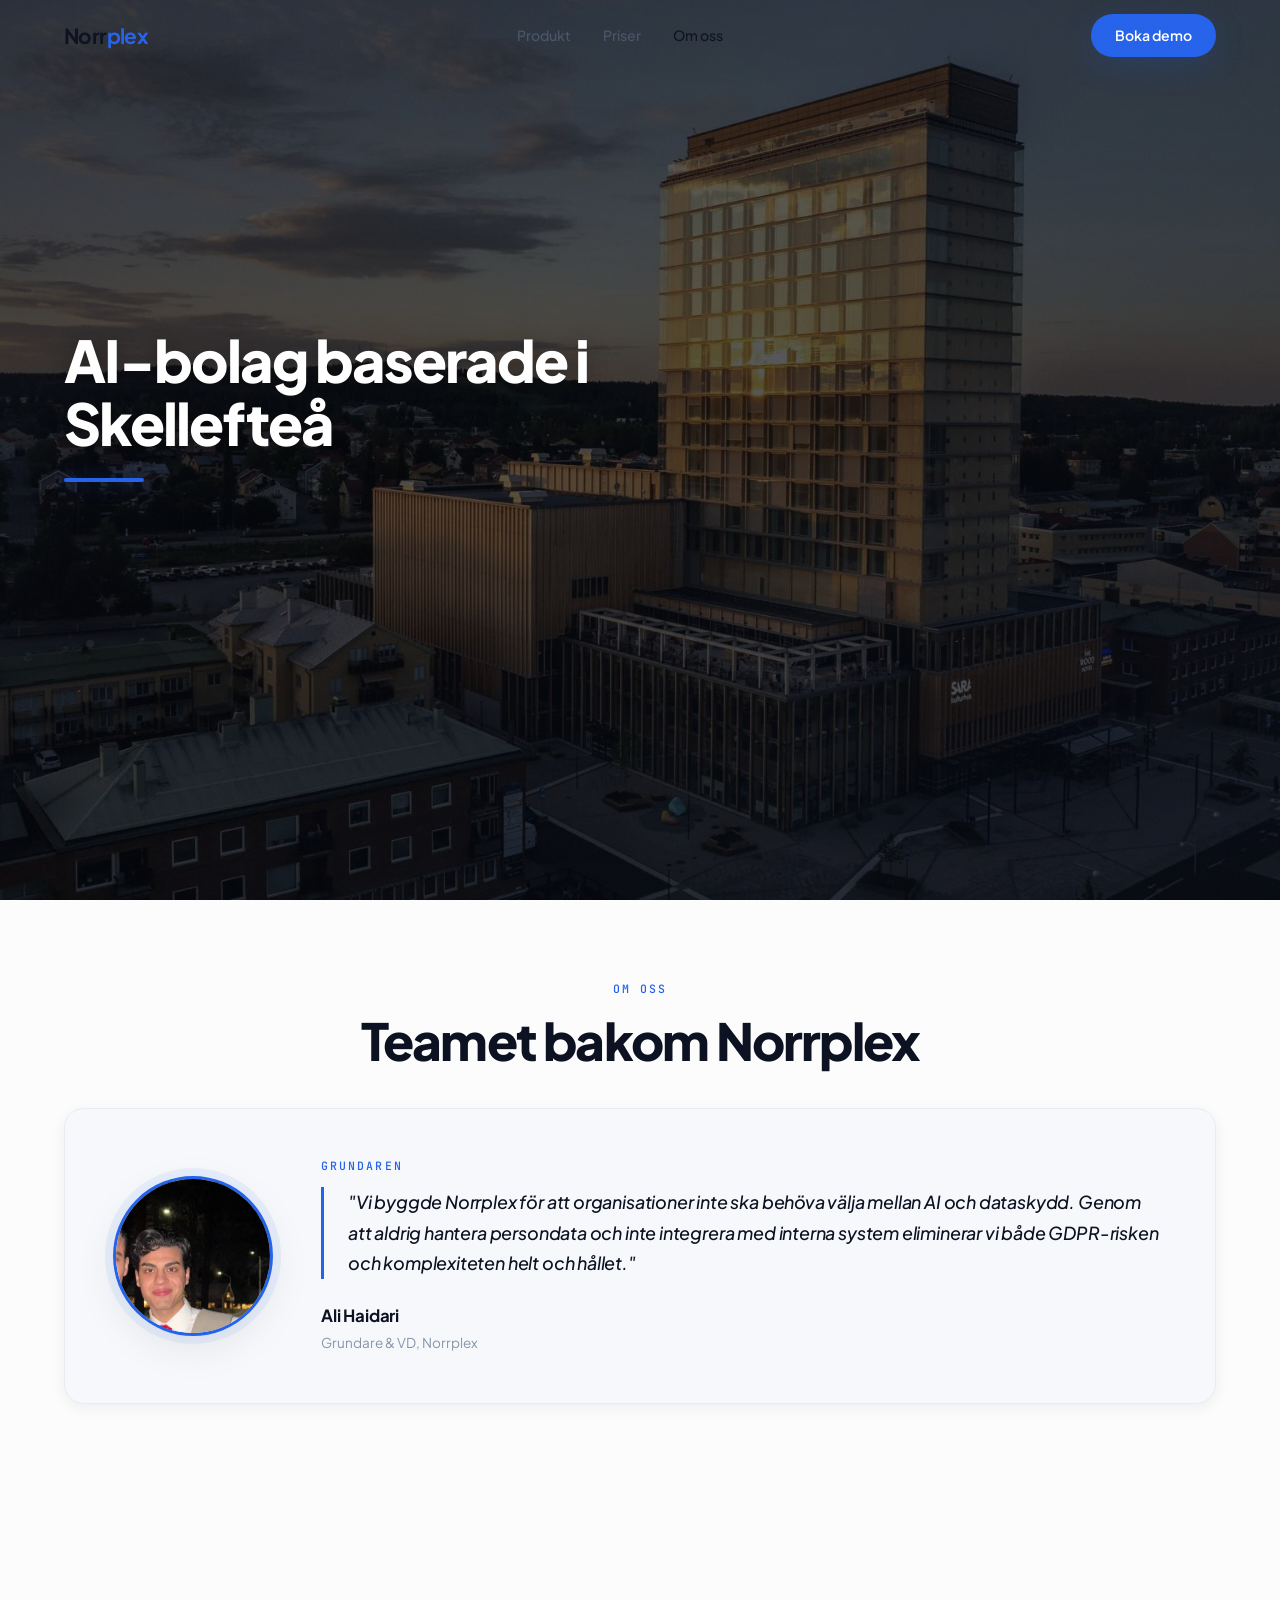
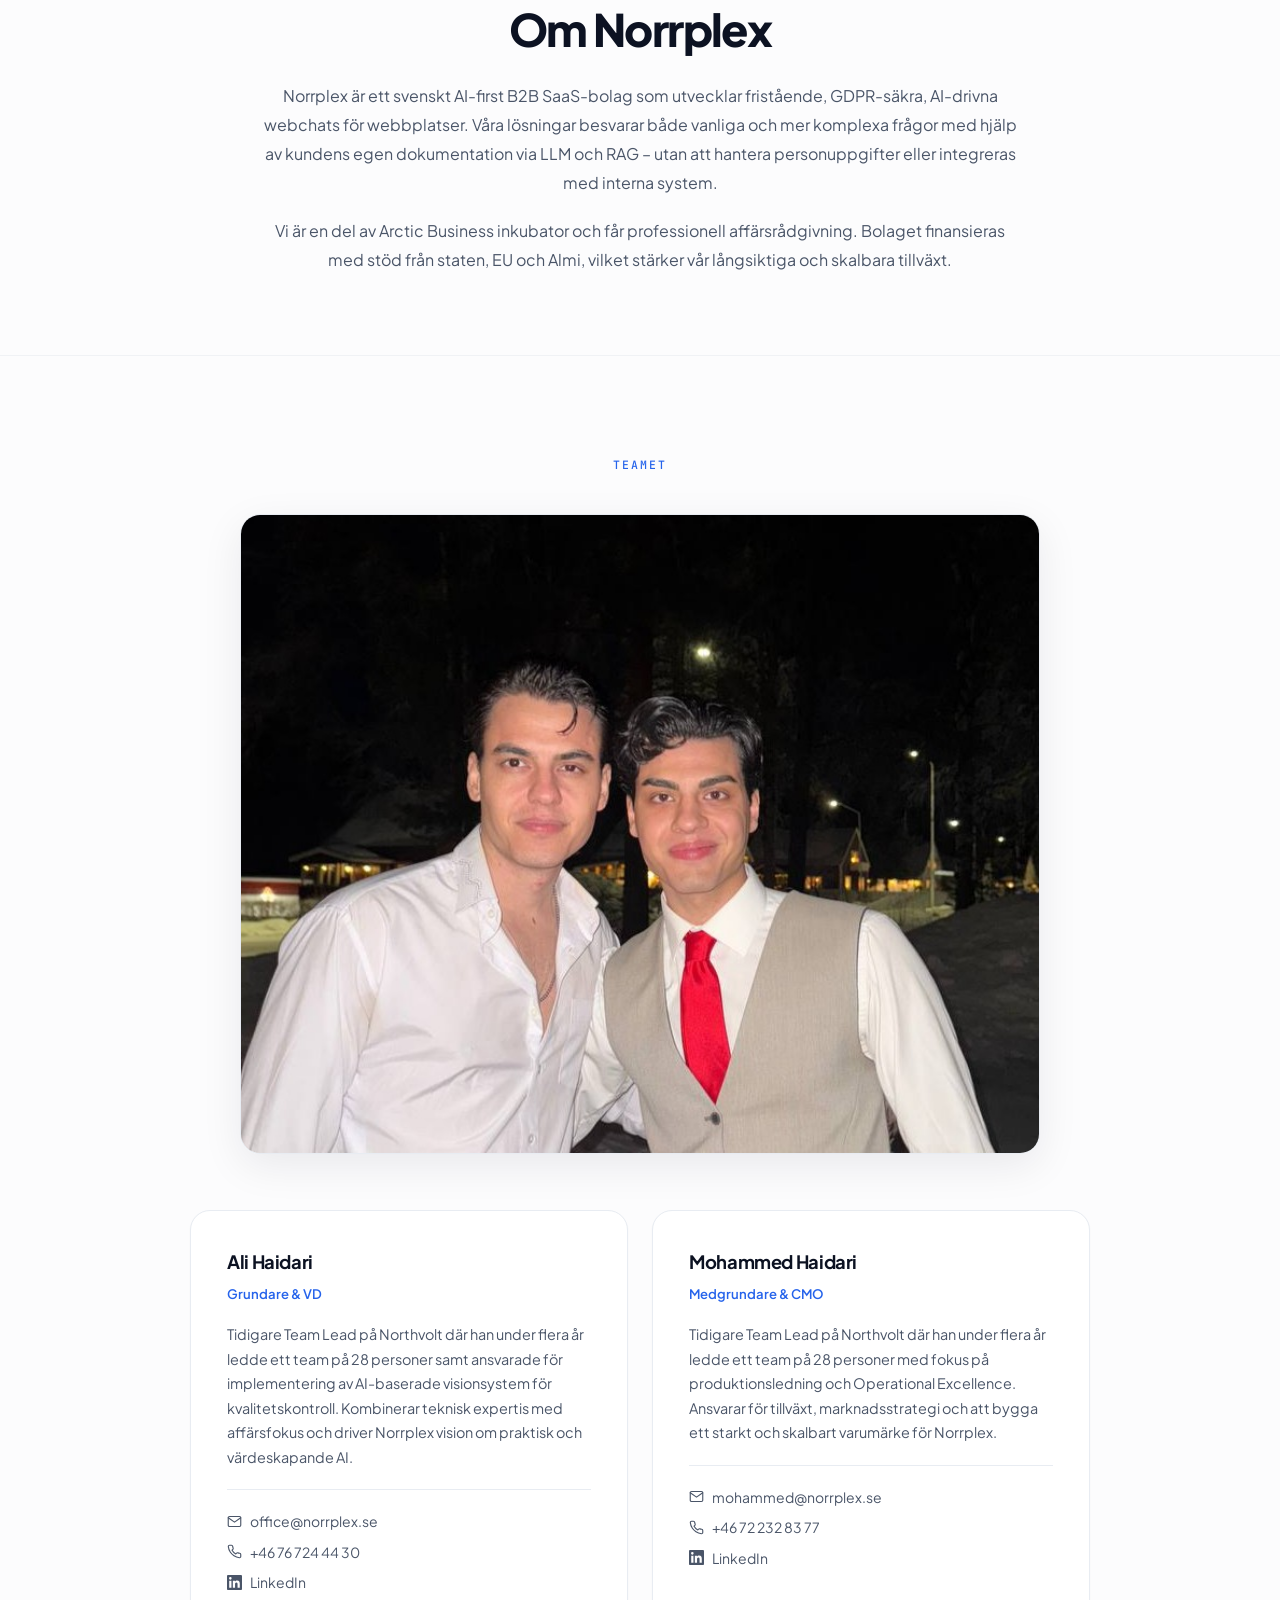
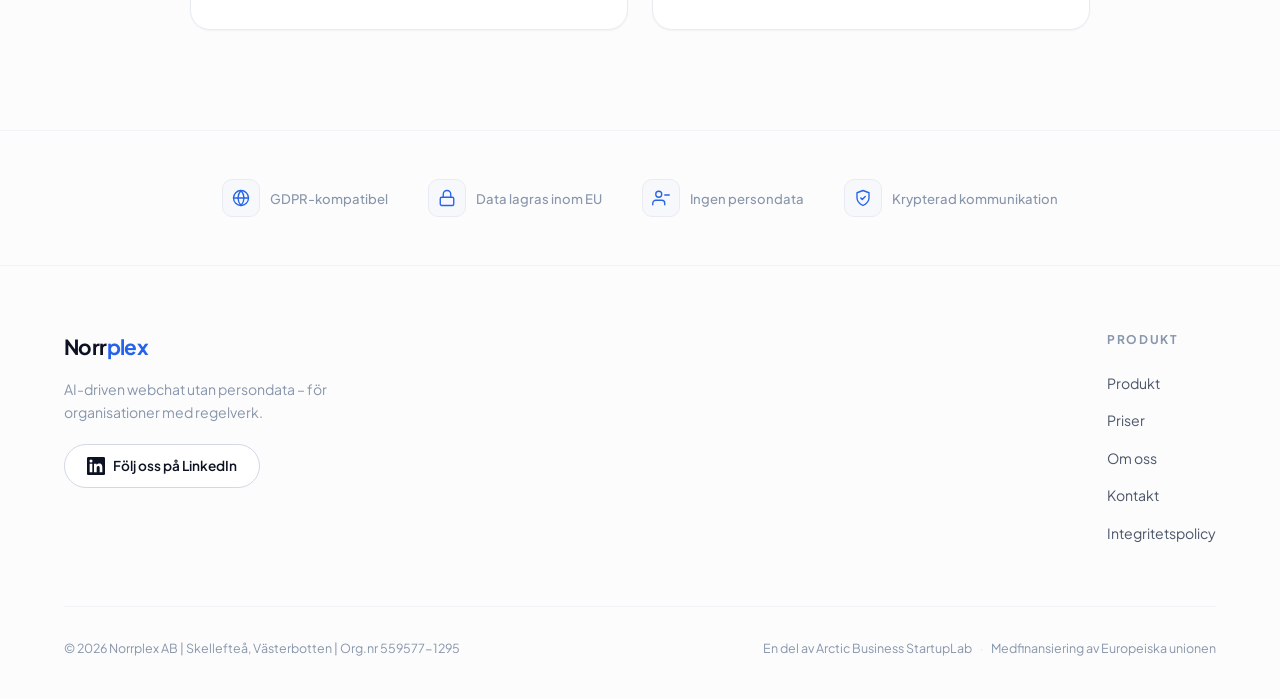
<file: om-oss.html>
<!DOCTYPE html>
<html lang="sv">
<head>
<meta charset="UTF-8">
<meta name="viewport" content="width=device-width, initial-scale=1.0">
<link rel="canonical" href="https://norrplex.se/om-oss" />
<title>Om oss — Norrplex</title>
<link rel="preconnect" href="https://fonts.googleapis.com">
<link href="https://fonts.googleapis.com/css2?family=Plus+Jakarta+Sans:ital,wght@0,300;0,400;0,500;0,600;0,700;0,800&family=JetBrains+Mono:wght@400;500;600&display=swap" rel="stylesheet">
<link rel="stylesheet" href="/style.css">
<link rel="icon" type="image/x-icon" href="/images/favicon.ico">
<link rel="icon" type="image/png" sizes="32x32" href="/images/favicon-32x32.png">
<link rel="icon" type="image/png" sizes="16x16" href="/images/favicon-16x16.png">
<link rel="apple-touch-icon" sizes="180x180" href="/images/apple-touch-icon.png">
<link rel="manifest" href="/images/site.webmanifest">
</head>
<body>

<!-- ─── NAVBAR ─── -->
<nav class="navbar scrolled" id="navbar">
  <div class="container">
    <a href="/" class="logo">
      <span class="logo-norr">Norr</span><span class="logo-plex">plex</span>
    </a>
    <ul class="nav-links">
      <li><a href="/">Produkt</a></li>
      <li><a href="/priser">Priser</a></li>
      <li><a href="/om-oss" style="color:var(--text-primary)">Om oss</a></li>
    </ul>
    <a href="/#contact-info" class="nav-cta">Boka demo</a>
    <button class="mobile-toggle" onclick="document.querySelector('.nav-links').classList.toggle('show')" aria-label="Meny">
      <span></span><span></span><span></span>
    </button>
  </div>
</nav>

<!-- ─── HERO (Full image) ─── -->
<section class="about-hero-image" style="background-image: url('/images/sarakulturhus.jpg');">
  <div class="about-hero-overlay"></div>
  <div class="about-hero-content">
    <div class="container">
      <h1 class="about-hero-title">AI-bolag baserade i Skellefteå</h1>
      <div class="about-hero-line"></div>
    </div>
  </div>
</section>

<!-- ─── ABOUT INTRO ─── -->
<section class="about-intro">
  <div class="container" style="text-align:center;">
    <p class="section-label">Om oss</p>
    <h1 class="section-title" style="font-size:clamp(2.2rem,4.5vw,3.2rem);margin-bottom:18px;">Teamet bakom Norrplex</h1>
  </div>
</section>

<!-- ─── FOUNDER SECTION ─── -->
<section class="founder-section">
  <div class="container">
    <div class="founder-card">
      <div class="founder-image-wrap">
        <img src="/images/ali-landing-page.jpg" alt="Ali Haidari, Grundare & VD, Norrplex" class="founder-image">
      </div>
      <div class="founder-content">
        <p class="section-label">Grundaren</p>
        <blockquote class="founder-quote">
          "Vi byggde Norrplex för att organisationer inte ska behöva välja mellan AI och dataskydd. Genom att aldrig hantera persondata och inte integrera med interna system eliminerar vi både GDPR-risken och komplexiteten helt och hållet."
        </blockquote>
        <div class="founder-info">
          <h3>Ali Haidari</h3>
          <span>Grundare & VD, Norrplex</span>
        </div>
      </div>
    </div>
  </div>
</section>

<!-- ─── OM NORRPLEX ─── -->
<section class="about-company">
  <div class="container">
    <div class="about-company-content">
      <h2 class="section-title">Om Norrplex</h2>
      <p>Norrplex är ett svenskt AI-first B2B SaaS-bolag som utvecklar fristående, GDPR-säkra, AI-drivna webchats för webbplatser. Våra lösningar besvarar både vanliga och mer komplexa frågor med hjälp av kundens egen dokumentation via LLM och RAG – utan att hantera personuppgifter eller integreras med interna system.</p>
      <p>Vi är en del av Arctic Business inkubator och får professionell affärsrådgivning. Bolaget finansieras med stöd från staten, EU och Almi, vilket stärker vår långsiktiga och skalbara tillväxt.</p>
    </div>
  </div>
</section>

<!-- ─── TEAMET ─── -->
<section class="about-team">
  <div class="container">
    <div class="about-team-header">
      <p class="section-label">Teamet</p>
    </div>
    <div class="team-photo-wrap">
      <img src="/images/Teamet.jpg" alt="Ali Haidari & Mohammed Haidari — Norrplex" class="team-photo">
    </div>
    <div class="team-grid">
      <div class="team-card">
        <h3>Ali Haidari</h3>
        <span class="team-role">Grundare & VD</span>
        <p>Tidigare Team Lead på Northvolt där han under flera år ledde ett team på 28 personer samt ansvarade för implementering av AI-baserade visionsystem för kvalitetskontroll. Kombinerar teknisk expertis med affärsfokus och driver Norrplex vision om praktisk och värdeskapande AI.</p>
        <div class="team-contact">
          <a href="mailto:office@norrplex.se" class="team-contact-link"><svg width="15" height="15" viewBox="0 0 24 24" fill="none" stroke="currentColor" stroke-width="1.8" stroke-linecap="round" stroke-linejoin="round"><path d="M4 4h16c1.1 0 2 .9 2 2v12c0 1.1-.9 2-2 2H4c-1.1 0-2-.9-2-2V6c0-1.1.9-2 2-2z"/><polyline points="22,6 12,13 2,6"/></svg>office@norrplex.se</a>
          <a href="tel:+46767244430" class="team-contact-link"><svg width="15" height="15" viewBox="0 0 24 24" fill="none" stroke="currentColor" stroke-width="1.8" stroke-linecap="round" stroke-linejoin="round"><path d="M22 16.92v3a2 2 0 0 1-2.18 2 19.79 19.79 0 0 1-8.63-3.07 19.5 19.5 0 0 1-6-6 19.79 19.79 0 0 1-3.07-8.67A2 2 0 0 1 4.11 2h3a2 2 0 0 1 2 1.72 12.84 12.84 0 0 0 .7 2.81 2 2 0 0 1-.45 2.11L8.09 9.91a16 16 0 0 0 6 6l1.27-1.27a2 2 0 0 1 2.11-.45 12.84 12.84 0 0 0 2.81.7A2 2 0 0 1 22 16.92z"/></svg>+46 76 724 44 30</a>
          <a href="https://linkedin.com/in/ali-haidari-487a08253" target="_blank" rel="noopener" class="team-contact-link"><svg width="15" height="15" viewBox="0 0 24 24" fill="currentColor"><path d="M20.447 20.452h-3.554v-5.569c0-1.328-.027-3.037-1.852-3.037-1.853 0-2.136 1.445-2.136 2.939v5.667H9.351V9h3.414v1.561h.046c.477-.9 1.637-1.85 3.37-1.85 3.601 0 4.267 2.37 4.267 5.455v6.286zM5.337 7.433a2.062 2.062 0 0 1-2.063-2.065 2.064 2.064 0 1 1 2.063 2.065zm1.782 13.019H3.555V9h3.564v11.452zM22.225 0H1.771C.792 0 0 .774 0 1.729v20.542C0 23.227.792 24 1.771 24h20.451C23.2 24 24 23.227 24 22.271V1.729C24 .774 23.2 0 22.222 0h.003z"/></svg>LinkedIn</a>
        </div>
      </div>
      <div class="team-card">
        <h3>Mohammed Haidari</h3>
        <span class="team-role">Medgrundare & CMO</span>
        <p>Tidigare Team Lead på Northvolt där han under flera år ledde ett team på 28 personer med fokus på produktionsledning och Operational Excellence. Ansvarar för tillväxt, marknadsstrategi och att bygga ett starkt och skalbart varumärke för Norrplex.</p>
        <div class="team-contact">
          <a href="mailto:mohammed@norrplex.se" class="team-contact-link"><svg width="15" height="15" viewBox="0 0 24 24" fill="none" stroke="currentColor" stroke-width="1.8" stroke-linecap="round" stroke-linejoin="round"><path d="M4 4h16c1.1 0 2 .9 2 2v12c0 1.1-.9 2-2 2H4c-1.1 0-2-.9-2-2V6c0-1.1.9-2 2-2z"/><polyline points="22,6 12,13 2,6"/></svg>mohammed@norrplex.se</a>
          <a href="tel:+46722328377" class="team-contact-link"><svg width="15" height="15" viewBox="0 0 24 24" fill="none" stroke="currentColor" stroke-width="1.8" stroke-linecap="round" stroke-linejoin="round"><path d="M22 16.92v3a2 2 0 0 1-2.18 2 19.79 19.79 0 0 1-8.63-3.07 19.5 19.5 0 0 1-6-6 19.79 19.79 0 0 1-3.07-8.67A2 2 0 0 1 4.11 2h3a2 2 0 0 1 2 1.72 12.84 12.84 0 0 0 .7 2.81 2 2 0 0 1-.45 2.11L8.09 9.91a16 16 0 0 0 6 6l1.27-1.27a2 2 0 0 1 2.11-.45 12.84 12.84 0 0 0 2.81.7A2 2 0 0 1 22 16.92z"/></svg>+46 72 232 83 77</a>
          <a href="https://linkedin.com/in/mohammed-haidari-60a58524b" target="_blank" rel="noopener" class="team-contact-link"><svg width="15" height="15" viewBox="0 0 24 24" fill="currentColor"><path d="M20.447 20.452h-3.554v-5.569c0-1.328-.027-3.037-1.852-3.037-1.853 0-2.136 1.445-2.136 2.939v5.667H9.351V9h3.414v1.561h.046c.477-.9 1.637-1.85 3.37-1.85 3.601 0 4.267 2.37 4.267 5.455v6.286zM5.337 7.433a2.062 2.062 0 0 1-2.063-2.065 2.064 2.064 0 1 1 2.063 2.065zm1.782 13.019H3.555V9h3.564v11.452zM22.225 0H1.771C.792 0 0 .774 0 1.729v20.542C0 23.227.792 24 1.771 24h20.451C23.2 24 24 23.227 24 22.271V1.729C24 .774 23.2 0 22.222 0h.003z"/></svg>LinkedIn</a>
        </div>
      </div>
    </div>
  </div>
</section>

<!-- ─── GDPR STRIP ─── -->
<section class="gdpr-strip">
  <div class="container" style="display:flex;align-items:center;justify-content:center;gap:40px;flex-wrap:wrap;">
    <div class="gdpr-badge">
      <div class="gdpr-badge-icon"><svg width="18" height="18" viewBox="0 0 24 24" fill="none" stroke="var(--accent)" stroke-width="1.8" stroke-linecap="round" stroke-linejoin="round"><circle cx="12" cy="12" r="10"/><path d="M2 12h20"/><path d="M12 2a15.3 15.3 0 0 1 4 10 15.3 15.3 0 0 1-4 10 15.3 15.3 0 0 1-4-10 15.3 15.3 0 0 1 4-10z"/></svg></div>
      GDPR-kompatibel
    </div>
    <div class="gdpr-badge">
      <div class="gdpr-badge-icon"><svg width="18" height="18" viewBox="0 0 24 24" fill="none" stroke="var(--accent)" stroke-width="1.8" stroke-linecap="round" stroke-linejoin="round"><rect x="3" y="11" width="18" height="11" rx="2" ry="2"/><path d="M7 11V7a5 5 0 0 1 10 0v4"/></svg></div>
      Data lagras inom EU
    </div>
    <div class="gdpr-badge">
      <div class="gdpr-badge-icon"><svg width="18" height="18" viewBox="0 0 24 24" fill="none" stroke="var(--accent)" stroke-width="1.8" stroke-linecap="round" stroke-linejoin="round"><path d="M17 21v-2a4 4 0 0 0-4-4H5a4 4 0 0 0-4 4v2"/><circle cx="9" cy="7" r="4"/><line x1="17" y1="8" x2="23" y2="8"/></svg></div>
      Ingen persondata
    </div>
    <div class="gdpr-badge">
      <div class="gdpr-badge-icon"><svg width="18" height="18" viewBox="0 0 24 24" fill="none" stroke="var(--accent)" stroke-width="1.8" stroke-linecap="round" stroke-linejoin="round"><path d="M12 22s8-4 8-10V5l-8-3-8 3v7c0 6 8 10 8 10z"/><polyline points="9 12 11 14 15 10"/></svg></div>
      Krypterad kommunikation
    </div>
  </div>
</section>

<!-- ─── FOOTER ─── -->
<footer class="footer">
  <div class="container">
    <div class="footer-top">
      <div class="footer-brand">
        <a href="/" class="logo">
          <span class="logo-norr">Norr</span><span class="logo-plex">plex</span>
        </a>
        <p>AI-driven webchat utan persondata – för organisationer med regelverk.</p>
        <a href="https://www.linkedin.com/company/norrplex" target="_blank" rel="noopener" class="footer-linkedin">
          <svg width="18" height="18" viewBox="0 0 24 24" fill="currentColor"><path d="M20.447 20.452h-3.554v-5.569c0-1.328-.027-3.037-1.852-3.037-1.853 0-2.136 1.445-2.136 2.939v5.667H9.351V9h3.414v1.561h.046c.477-.9 1.637-1.85 3.37-1.85 3.601 0 4.267 2.37 4.267 5.455v6.286zM5.337 7.433a2.062 2.062 0 0 1-2.063-2.065 2.064 2.064 0 1 1 2.063 2.065zm1.782 13.019H3.555V9h3.564v11.452zM22.225 0H1.771C.792 0 0 .774 0 1.729v20.542C0 23.227.792 24 1.771 24h20.451C23.2 24 24 23.227 24 22.271V1.729C24 .774 23.2 0 22.222 0h.003z"/></svg>
          Följ oss på LinkedIn
        </a>
      </div>
      <div class="footer-col">
        <h4>Produkt</h4>
        <ul>
          <li><a href="/">Produkt</a></li>
          <li><a href="/priser">Priser</a></li>
          <li><a href="/om-oss">Om oss</a></li>
          <li><a href="/#contact-info">Kontakt</a></li>
          <li><a href="/integritetspolicy">Integritetspolicy</a></li>
        </ul>
      </div>
    </div>
    <div class="footer-bottom">
      <span>© 2026 Norrplex AB | Skellefteå, Västerbotten | Org.nr 559577-1295</span>
      <div class="footer-badges">
        <span>En del av Arctic Business StartupLab</span>
        <span class="footer-divider">·</span>
        <span>Medfinansiering av Europeiska unionen</span>
      </div>
    </div>
  </div>
</footer>

<style>
/* Hero entrance animations */
@keyframes omHeroIn {
  from { opacity: 0; transform: translateY(30px); filter: blur(6px); }
  to { opacity: 1; transform: translateY(0); filter: blur(0); }
}
@keyframes lineExpand {
  from { width: 0; }
  to { width: 80px; }
}
.about-hero-title {
  opacity: 0;
  animation: omHeroIn 1s cubic-bezier(0.16, 1, 0.3, 1) 0.2s forwards;
}
.about-hero-line {
  animation: lineExpand 0.8s cubic-bezier(0.16, 1, 0.3, 1) 0.7s forwards;
  width: 0;
}

/* Scroll reveal base */
.om-reveal {
  opacity: 0;
  transform: translateY(40px);
  transition: opacity 0.8s cubic-bezier(0.16, 1, 0.3, 1), transform 0.8s cubic-bezier(0.16, 1, 0.3, 1);
}
.om-reveal.visible {
  opacity: 1;
  transform: translateY(0);
}

/* Founder section entrance */
.founder-image-wrap {
  opacity: 0;
  transform: scale(0.9);
  transition: opacity 0.8s ease, transform 0.8s cubic-bezier(0.16, 1, 0.3, 1);
}
.founder-section.visible .founder-image-wrap {
  opacity: 1;
  transform: scale(1);
}
.founder-content {
  opacity: 0;
  transform: translateX(30px);
  transition: opacity 0.7s ease 0.2s, transform 0.7s cubic-bezier(0.16, 1, 0.3, 1) 0.2s;
}
.founder-section.visible .founder-content {
  opacity: 1;
  transform: translateX(0);
}

/* Team photo reveal */
.team-photo-wrap {
  overflow: hidden;
}
.team-photo {
  transition: transform 0.8s cubic-bezier(0.16, 1, 0.3, 1);
}
.about-team.visible .team-photo {
  transform: scale(1);
}

/* Team cards stagger */
.team-card {
  opacity: 0;
  transform: translateY(30px);
  transition: opacity 0.6s cubic-bezier(0.16, 1, 0.3, 1), transform 0.6s cubic-bezier(0.16, 1, 0.3, 1);
}
.about-team.visible .team-card:nth-child(1) {
  opacity: 1; transform: translateY(0); transition-delay: 0.15s;
}
.about-team.visible .team-card:nth-child(2) {
  opacity: 1; transform: translateY(0); transition-delay: 0.3s;
}

/* Team contact links stagger */
.team-contact-link {
  opacity: 0;
  transform: translateX(-10px);
  transition: opacity 0.4s ease, transform 0.4s ease, color 0.2s ease;
}
.about-team.visible .team-card:nth-child(1) .team-contact-link:nth-child(1) { opacity: 1; transform: translateX(0); transition-delay: 0.4s; }
.about-team.visible .team-card:nth-child(1) .team-contact-link:nth-child(2) { opacity: 1; transform: translateX(0); transition-delay: 0.5s; }
.about-team.visible .team-card:nth-child(1) .team-contact-link:nth-child(3) { opacity: 1; transform: translateX(0); transition-delay: 0.6s; }
.about-team.visible .team-card:nth-child(2) .team-contact-link:nth-child(1) { opacity: 1; transform: translateX(0); transition-delay: 0.55s; }
.about-team.visible .team-card:nth-child(2) .team-contact-link:nth-child(2) { opacity: 1; transform: translateX(0); transition-delay: 0.65s; }
.about-team.visible .team-card:nth-child(2) .team-contact-link:nth-child(3) { opacity: 1; transform: translateX(0); transition-delay: 0.75s; }

/* GDPR badges stagger */
.gdpr-badge {
  opacity: 0;
  transform: translateY(16px);
  transition: opacity 0.5s ease, transform 0.5s ease;
}
.gdpr-strip.visible .gdpr-badge:nth-child(1) { opacity: 1; transform: translateY(0); transition-delay: 0s; }
.gdpr-strip.visible .gdpr-badge:nth-child(2) { opacity: 1; transform: translateY(0); transition-delay: 0.1s; }
.gdpr-strip.visible .gdpr-badge:nth-child(3) { opacity: 1; transform: translateY(0); transition-delay: 0.2s; }
.gdpr-strip.visible .gdpr-badge:nth-child(4) { opacity: 1; transform: translateY(0); transition-delay: 0.3s; }

/* Subtle hero parallax */
.about-hero-image {
  will-change: transform;
}
</style>

<script>
const navbar = document.getElementById('navbar');
window.addEventListener('scroll', () => {
  navbar.classList.toggle('scrolled', window.scrollY > 40);
});

// Hero parallax (subtle)
const heroImg = document.querySelector('.about-hero-image');
if (heroImg) {
  window.addEventListener('scroll', () => {
    const y = window.scrollY;
    if (y < 800) {
      heroImg.style.backgroundPositionY = `calc(50% + ${y * 0.25}px)`;
    }
  }, { passive: true });
}

// Scroll reveal observer
const revealSections = document.querySelectorAll('.about-intro, .founder-section, .about-company, .about-team, .gdpr-strip');
const revealObs = new IntersectionObserver((entries) => {
  entries.forEach(entry => {
    if (entry.isIntersecting) {
      entry.target.classList.add('visible');
    }
  });
}, { threshold: 0.15 });

// Add om-reveal class to simple sections
document.querySelectorAll('.about-intro, .about-company').forEach(el => {
  el.classList.add('om-reveal');
});

revealSections.forEach(el => revealObs.observe(el));

// Team card hover tilt (subtle)
document.querySelectorAll('.team-card').forEach(card => {
  card.addEventListener('mousemove', (e) => {
    const rect = card.getBoundingClientRect();
    const x = (e.clientX - rect.left) / rect.width - 0.5;
    const y = (e.clientY - rect.top) / rect.height - 0.5;
    card.style.transform = `translateY(0) perspective(600px) rotateX(${-y * 3}deg) rotateY(${x * 3}deg)`;
  });
  card.addEventListener('mouseleave', () => {
    card.style.transform = '';
  });
});

// Founder image glow pulse on scroll
const founderImg = document.querySelector('.founder-image-wrap');
if (founderImg) {
  const glowObs = new IntersectionObserver((entries) => {
    entries.forEach(entry => {
      if (entry.isIntersecting) {
        founderImg.style.animation = 'none';
        // Subtle box-shadow pulse already handled by CSS ring
      }
    });
  }, { threshold: 0.5 });
  glowObs.observe(founderImg);
}
</script>
<script src="https://norrplex-widget.pages.dev/widget.js" data-widget-key="07573934-7ae2-47b0-9798-496ad0b8ee26"></script>
</body>
</html>
</file>
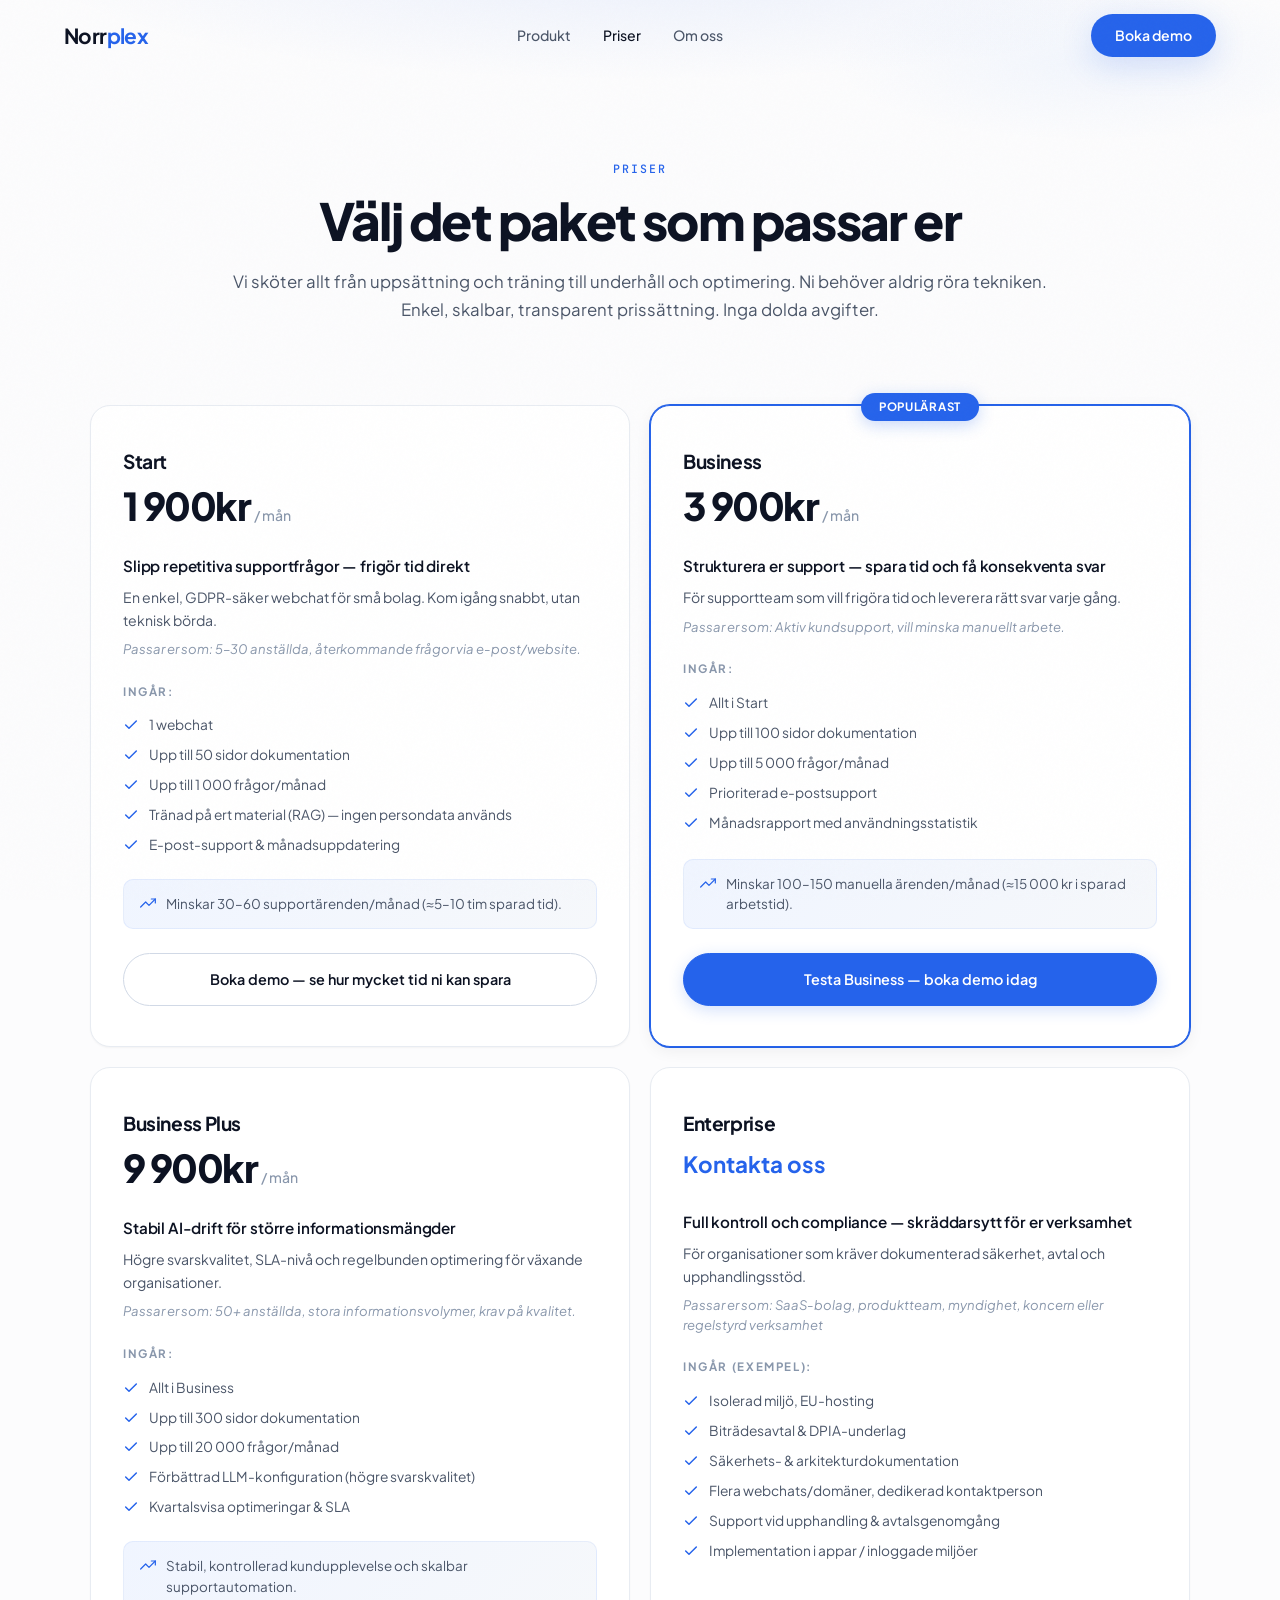
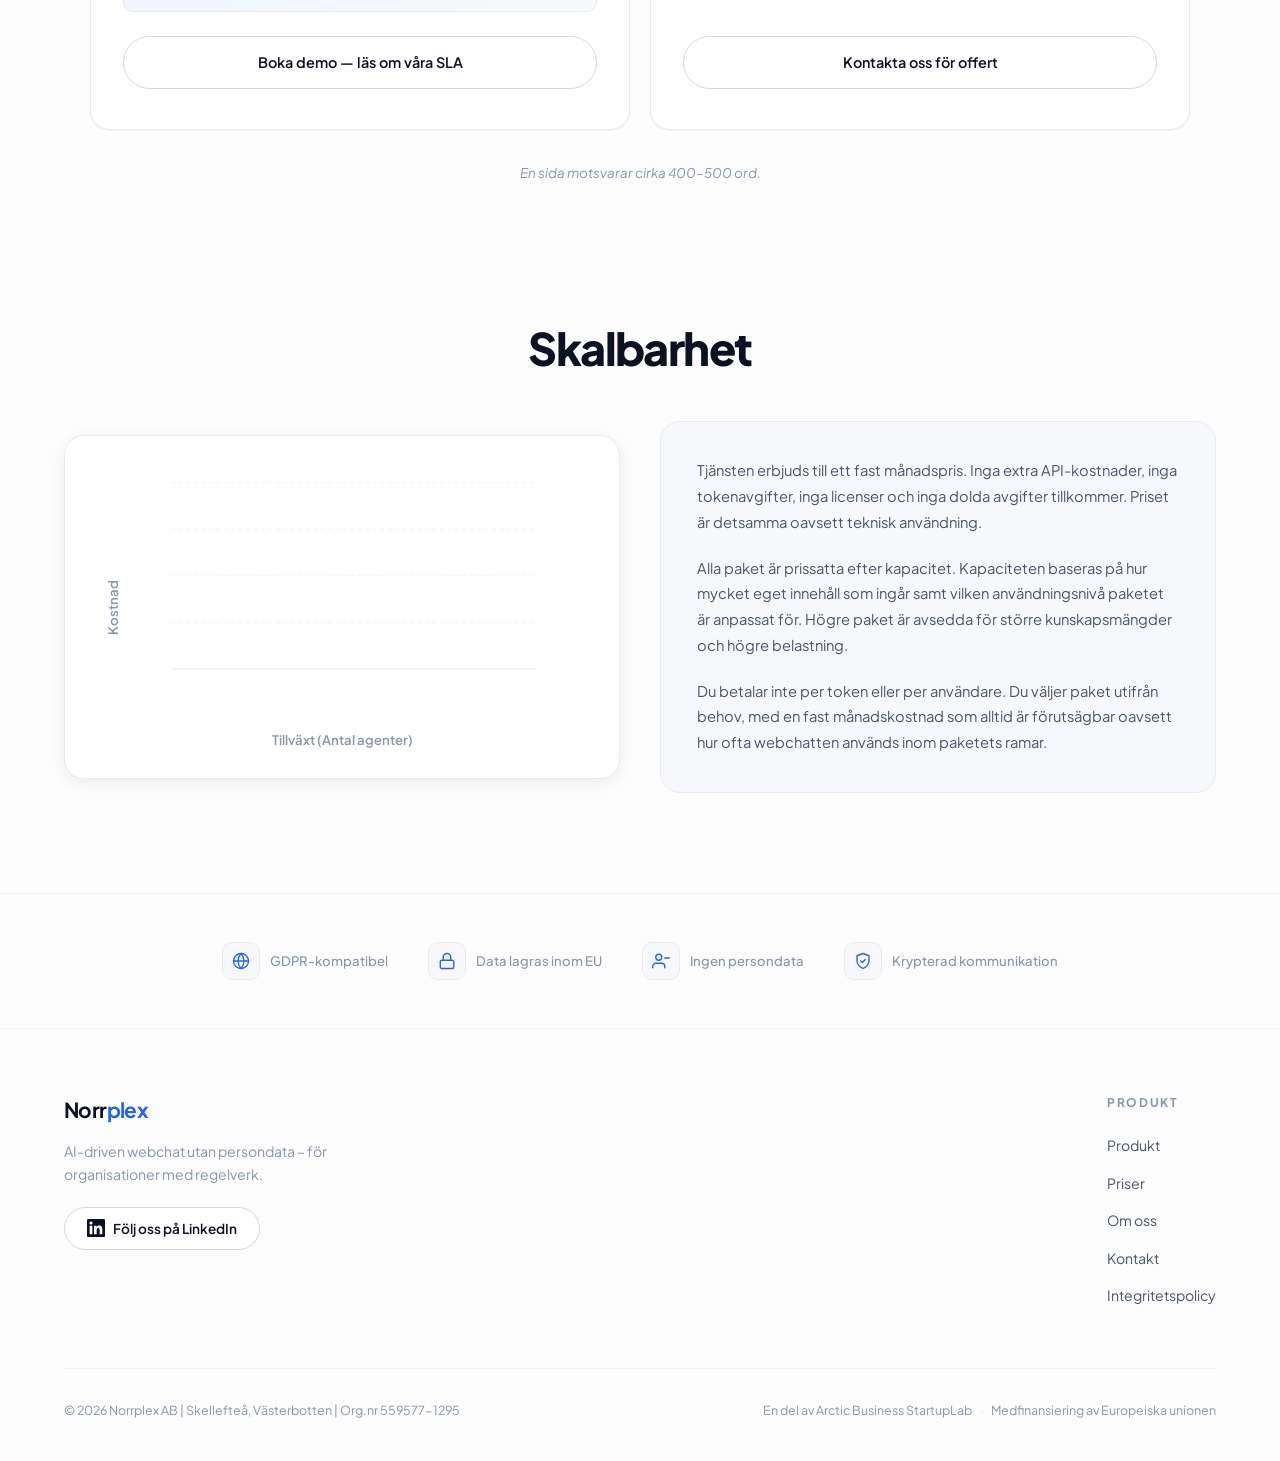
<file: priser.html>
<!DOCTYPE html>
<html lang="sv">
<head>
<meta charset="UTF-8">
<meta name="viewport" content="width=device-width, initial-scale=1.0">
<link rel="canonical" href="https://norrplex.se/priser" />
<title>Priser — Norrplex</title>
<link rel="preconnect" href="https://fonts.googleapis.com">
<link href="https://fonts.googleapis.com/css2?family=Plus+Jakarta+Sans:ital,wght@0,300;0,400;0,500;0,600;0,700;0,800&family=JetBrains+Mono:wght@400;500;600&display=swap" rel="stylesheet">
<link rel="stylesheet" href="/style.css">
<link rel="icon" type="image/x-icon" href="/images/favicon.ico">
<link rel="icon" type="image/png" sizes="32x32" href="/images/favicon-32x32.png">
<link rel="icon" type="image/png" sizes="16x16" href="/images/favicon-16x16.png">
<link rel="apple-touch-icon" sizes="180x180" href="/images/apple-touch-icon.png">
<link rel="manifest" href="/images/site.webmanifest">
</head>
<body>

<!-- ─── NAVBAR ─── -->
<nav class="navbar scrolled" id="navbar">
  <div class="container">
    <a href="/" class="logo">
      <span class="logo-norr">Norr</span><span class="logo-plex">plex</span>
    </a>
    <ul class="nav-links">
      <li><a href="/">Produkt</a></li>
      <li><a href="/priser" style="color:var(--text-primary)">Priser</a></li>
      <li><a href="/om-oss">Om oss</a></li>
    </ul>
    <a href="/#contact-info" class="nav-cta">Boka demo</a>
    <button class="mobile-toggle" onclick="document.querySelector('.nav-links').classList.toggle('show')" aria-label="Meny">
      <span></span><span></span><span></span>
    </button>
  </div>
</nav>

<!-- ─── PRICING HERO ─── -->
<section class="pricing-hero">
  <div class="pricing-hero-bg"></div>
  <div class="container" style="position:relative;z-index:1;">
    <p class="section-label" style="opacity:0;animation:priceHeroIn 0.7s ease 0.1s forwards;">Priser</p>
    <h1 class="section-title" style="font-size:clamp(2.2rem,4.5vw,3.2rem);margin-bottom:18px;opacity:0;animation:priceHeroIn 0.7s ease 0.25s forwards;">Välj det paket som passar er</h1>
    <p class="section-sub pricing-pulse" style="white-space:nowrap;max-width:none;opacity:0;animation:priceHeroIn 0.7s ease 0.4s forwards;">Vi sköter allt från uppsättning och träning till underhåll och optimering. Ni behöver aldrig röra tekniken.</p>
    <p class="section-sub pricing-pulse" style="opacity:0;animation:priceHeroIn 0.7s ease 0.55s forwards;">Enkel, skalbar, transparent prissättning. Inga dolda avgifter.</p>
  </div>
</section>
<style>
@keyframes priceHeroIn {
  from { opacity: 0; transform: translateY(20px); filter: blur(4px); }
  to { opacity: 1; transform: translateY(0); filter: blur(0); }
}
</style>

<!-- ─── PRICING CARDS ─── -->
<section class="pricing-section">
  <div class="container">
    <div class="pricing-grid">

      <!-- START -->
      <div class="pricing-card">
        <div class="pricing-card-header">
          <h3>Start</h3>
          <div class="pricing-price">
            <span class="amount">1 900kr</span>
            <span class="period">/ mån</span>
          </div>
        </div>
        <div class="pricing-tagline">Slipp repetitiva supportfrågor — frigör tid direkt</div>
        <p class="pricing-desc">En enkel, GDPR-säker webchat för små bolag. Kom igång snabbt, utan teknisk börda.</p>
        <p class="pricing-fit">Passar er som: 5–30 anställda, återkommande frågor via e-post/website.</p>
        <div class="pricing-includes-label">Ingår:</div>
        <ul class="pricing-features">
          <li><svg width="16" height="16" viewBox="0 0 24 24" fill="none" stroke="var(--accent)" stroke-width="2.2" stroke-linecap="round" stroke-linejoin="round"><polyline points="20 6 9 17 4 12"/></svg>1 webchat</li>
          <li><svg width="16" height="16" viewBox="0 0 24 24" fill="none" stroke="var(--accent)" stroke-width="2.2" stroke-linecap="round" stroke-linejoin="round"><polyline points="20 6 9 17 4 12"/></svg>Upp till 50 sidor dokumentation</li>
          <li><svg width="16" height="16" viewBox="0 0 24 24" fill="none" stroke="var(--accent)" stroke-width="2.2" stroke-linecap="round" stroke-linejoin="round"><polyline points="20 6 9 17 4 12"/></svg>Upp till 1 000 frågor/månad</li>
          <li><svg width="16" height="16" viewBox="0 0 24 24" fill="none" stroke="var(--accent)" stroke-width="2.2" stroke-linecap="round" stroke-linejoin="round"><polyline points="20 6 9 17 4 12"/></svg>Tränad på ert material (RAG) — ingen persondata används</li>
          <li><svg width="16" height="16" viewBox="0 0 24 24" fill="none" stroke="var(--accent)" stroke-width="2.2" stroke-linecap="round" stroke-linejoin="round"><polyline points="20 6 9 17 4 12"/></svg>E-post-support & månadsuppdatering</li>
        </ul>
        <div class="pricing-value">
          <svg width="16" height="16" viewBox="0 0 24 24" fill="none" stroke="var(--accent)" stroke-width="1.8" stroke-linecap="round" stroke-linejoin="round"><polyline points="23 6 13.5 15.5 8.5 10.5 1 18"/><polyline points="17 6 23 6 23 12"/></svg>
          Minskar 30–60 supportärenden/månad (≈5–10 tim sparad tid).
        </div>
        <a href="/#contact-info" class="pricing-cta">Boka demo — se hur mycket tid ni kan spara</a>
      </div>

      <!-- BUSINESS (featured) -->
      <div class="pricing-card featured">
        <div class="pricing-badge">Populärast</div>
        <div class="pricing-card-header">
          <h3>Business</h3>
          <div class="pricing-price">
            <span class="amount">3 900kr</span>
            <span class="period">/ mån</span>
          </div>
        </div>
        <div class="pricing-tagline">Strukturera er support — spara tid och få konsekventa svar</div>
        <p class="pricing-desc">För supportteam som vill frigöra tid och leverera rätt svar varje gång.</p>
        <p class="pricing-fit">Passar er som: Aktiv kundsupport, vill minska manuellt arbete.</p>
        <div class="pricing-includes-label">Ingår:</div>
        <ul class="pricing-features">
          <li><svg width="16" height="16" viewBox="0 0 24 24" fill="none" stroke="var(--accent)" stroke-width="2.2" stroke-linecap="round" stroke-linejoin="round"><polyline points="20 6 9 17 4 12"/></svg>Allt i Start</li>
          <li><svg width="16" height="16" viewBox="0 0 24 24" fill="none" stroke="var(--accent)" stroke-width="2.2" stroke-linecap="round" stroke-linejoin="round"><polyline points="20 6 9 17 4 12"/></svg>Upp till 100 sidor dokumentation</li>
          <li><svg width="16" height="16" viewBox="0 0 24 24" fill="none" stroke="var(--accent)" stroke-width="2.2" stroke-linecap="round" stroke-linejoin="round"><polyline points="20 6 9 17 4 12"/></svg>Upp till 5 000 frågor/månad</li>
          <li><svg width="16" height="16" viewBox="0 0 24 24" fill="none" stroke="var(--accent)" stroke-width="2.2" stroke-linecap="round" stroke-linejoin="round"><polyline points="20 6 9 17 4 12"/></svg>Prioriterad e-postsupport</li>
          <li><svg width="16" height="16" viewBox="0 0 24 24" fill="none" stroke="var(--accent)" stroke-width="2.2" stroke-linecap="round" stroke-linejoin="round"><polyline points="20 6 9 17 4 12"/></svg>Månadsrapport med användningsstatistik</li>
        </ul>
        <div class="pricing-value">
          <svg width="16" height="16" viewBox="0 0 24 24" fill="none" stroke="var(--accent)" stroke-width="1.8" stroke-linecap="round" stroke-linejoin="round"><polyline points="23 6 13.5 15.5 8.5 10.5 1 18"/><polyline points="17 6 23 6 23 12"/></svg>
          Minskar 100–150 manuella ärenden/månad (≈15 000 kr i sparad arbetstid).
        </div>
        <a href="/#contact-info" class="pricing-cta">Testa Business — boka demo idag</a>
      </div>

      <!-- BUSINESS PLUS -->
      <div class="pricing-card">
        <div class="pricing-card-header">
          <h3>Business Plus</h3>
          <div class="pricing-price">
            <span class="amount">9 900kr</span>
            <span class="period">/ mån</span>
          </div>
        </div>
        <div class="pricing-tagline">Stabil AI-drift för större informationsmängder</div>
        <p class="pricing-desc">Högre svarskvalitet, SLA-nivå och regelbunden optimering för växande organisationer.</p>
        <p class="pricing-fit">Passar er som: 50+ anställda, stora informationsvolymer, krav på kvalitet.</p>
        <div class="pricing-includes-label">Ingår:</div>
        <ul class="pricing-features">
          <li><svg width="16" height="16" viewBox="0 0 24 24" fill="none" stroke="var(--accent)" stroke-width="2.2" stroke-linecap="round" stroke-linejoin="round"><polyline points="20 6 9 17 4 12"/></svg>Allt i Business</li>
          <li><svg width="16" height="16" viewBox="0 0 24 24" fill="none" stroke="var(--accent)" stroke-width="2.2" stroke-linecap="round" stroke-linejoin="round"><polyline points="20 6 9 17 4 12"/></svg>Upp till 300 sidor dokumentation</li>
          <li><svg width="16" height="16" viewBox="0 0 24 24" fill="none" stroke="var(--accent)" stroke-width="2.2" stroke-linecap="round" stroke-linejoin="round"><polyline points="20 6 9 17 4 12"/></svg>Upp till 20 000 frågor/månad</li>
          <li><svg width="16" height="16" viewBox="0 0 24 24" fill="none" stroke="var(--accent)" stroke-width="2.2" stroke-linecap="round" stroke-linejoin="round"><polyline points="20 6 9 17 4 12"/></svg>Förbättrad LLM-konfiguration (högre svarskvalitet)</li>
          <li><svg width="16" height="16" viewBox="0 0 24 24" fill="none" stroke="var(--accent)" stroke-width="2.2" stroke-linecap="round" stroke-linejoin="round"><polyline points="20 6 9 17 4 12"/></svg>Kvartalsvisa optimeringar & SLA</li>
        </ul>
        <div class="pricing-value">
          <svg width="16" height="16" viewBox="0 0 24 24" fill="none" stroke="var(--accent)" stroke-width="1.8" stroke-linecap="round" stroke-linejoin="round"><polyline points="23 6 13.5 15.5 8.5 10.5 1 18"/><polyline points="17 6 23 6 23 12"/></svg>
          Stabil, kontrollerad kundupplevelse och skalbar supportautomation.
        </div>
        <a href="/#contact-info" class="pricing-cta">Boka demo — läs om våra SLA</a>
      </div>

      <!-- ENTERPRISE -->
      <div class="pricing-card">
        <div class="pricing-card-header">
          <h3>Enterprise</h3>
          <div class="pricing-price-custom">Kontakta oss</div>
        </div>
        <div class="pricing-tagline">Full kontroll och compliance — skräddarsytt för er verksamhet</div>
        <p class="pricing-desc">För organisationer som kräver dokumenterad säkerhet, avtal och upphandlingsstöd.</p>
        <p class="pricing-fit">Passar er som: SaaS-bolag, produktteam, myndighet, koncern eller regelstyrd verksamhet</p>
        <div class="pricing-includes-label">Ingår (exempel):</div>
        <ul class="pricing-features">
          <li><svg width="16" height="16" viewBox="0 0 24 24" fill="none" stroke="var(--accent)" stroke-width="2.2" stroke-linecap="round" stroke-linejoin="round"><polyline points="20 6 9 17 4 12"/></svg>Isolerad miljö, EU-hosting</li>
          <li><svg width="16" height="16" viewBox="0 0 24 24" fill="none" stroke="var(--accent)" stroke-width="2.2" stroke-linecap="round" stroke-linejoin="round"><polyline points="20 6 9 17 4 12"/></svg>Biträdesavtal & DPIA-underlag</li>
          <li><svg width="16" height="16" viewBox="0 0 24 24" fill="none" stroke="var(--accent)" stroke-width="2.2" stroke-linecap="round" stroke-linejoin="round"><polyline points="20 6 9 17 4 12"/></svg>Säkerhets- & arkitekturdokumentation</li>
          <li><svg width="16" height="16" viewBox="0 0 24 24" fill="none" stroke="var(--accent)" stroke-width="2.2" stroke-linecap="round" stroke-linejoin="round"><polyline points="20 6 9 17 4 12"/></svg>Flera webchats/domäner, dedikerad kontaktperson</li>
          <li><svg width="16" height="16" viewBox="0 0 24 24" fill="none" stroke="var(--accent)" stroke-width="2.2" stroke-linecap="round" stroke-linejoin="round"><polyline points="20 6 9 17 4 12"/></svg>Support vid upphandling & avtalsgenomgång</li>
          <li><svg width="16" height="16" viewBox="0 0 24 24" fill="none" stroke="var(--accent)" stroke-width="2.2" stroke-linecap="round" stroke-linejoin="round"><polyline points="20 6 9 17 4 12"/></svg>Implementation i appar / inloggade miljöer</li>
        </ul>
        <a href="/#contact-info" class="pricing-cta">Kontakta oss för offert</a>
      </div>

    </div>

    <p class="pricing-footnote">En sida motsvarar cirka 400–500 ord.</p>
  </div>
</section>

<!-- ─── SKALBARHET ─── -->
<section class="scalability-section">
  <div class="container">
    <h2 class="section-title" style="text-align:center;margin-bottom:48px;">Skalbarhet</h2>
    <div class="scalability-grid">
      <div class="scalability-graph">
        <div class="graph-container">
          <div class="graph-y-label">Kostnad</div>
          <div class="graph-area">
            <svg viewBox="0 0 500 260" class="graph-svg" id="scalabilityGraph" preserveAspectRatio="xMidYMid meet">
              <line x1="50" y1="220" x2="440" y2="220" stroke="#e2e8f0" stroke-width="1"/>
              <line x1="50" y1="170" x2="440" y2="170" stroke="#e2e8f0" stroke-width="0.5" stroke-dasharray="4"/>
              <line x1="50" y1="120" x2="440" y2="120" stroke="#e2e8f0" stroke-width="0.5" stroke-dasharray="4"/>
              <line x1="50" y1="70" x2="440" y2="70" stroke="#e2e8f0" stroke-width="0.5" stroke-dasharray="4"/>
              <line x1="50" y1="20" x2="440" y2="20" stroke="#e2e8f0" stroke-width="0.5" stroke-dasharray="4"/>
              <path d="M60,175 L420,175 L420,220 L60,220 Z" fill="rgba(14,165,233,0.08)" class="graph-area-fill"/>
              <path d="M60,210 Q220,190 320,100 T420,30" fill="none" stroke="#dc2626" stroke-width="2.5" stroke-linecap="round" class="graph-line-competitor"/>
              <line x1="60" y1="175" x2="420" y2="175" stroke="#0ea5e9" stroke-width="3" stroke-linecap="round" class="graph-line-norrplex"/>
              <g class="graph-label graph-label-1">
                <text x="430" y="35" font-size="11" fill="#dc2626" font-weight="600">Konkurrenter</text>
                <text x="430" y="50" font-size="9" fill="#94a3b8">(Per Agent)</text>
              </g>
              <g class="graph-label graph-label-2">
                <text x="430" y="172" font-size="11" fill="#0ea5e9" font-weight="600">Norrplex</text>
                <text x="430" y="187" font-size="9" fill="#94a3b8">(Per Webchat)</text>
              </g>
              <g class="graph-label graph-label-3">
                <text x="270" y="155" font-size="10" fill="#10b981" font-weight="500">Förutsägbar</text>
                <text x="270" y="167" font-size="10" fill="#10b981" font-weight="500">& Lönsam</text>
              </g>
            </svg>
          </div>
          <div class="graph-x-label">Tillväxt (Antal agenter)</div>
        </div>
      </div>
      <div class="scalability-text">
        <p>Tjänsten erbjuds till ett fast månadspris. Inga extra API-kostnader, inga tokenavgifter, inga licenser och inga dolda avgifter tillkommer. Priset är detsamma oavsett teknisk användning.</p>
        <p>Alla paket är prissatta efter kapacitet. Kapaciteten baseras på hur mycket eget innehåll som ingår samt vilken användningsnivå paketet är anpassat för. Högre paket är avsedda för större kunskapsmängder och högre belastning.</p>
        <p>Du betalar inte per token eller per användare. Du väljer paket utifrån behov, med en fast månadskostnad som alltid är förutsägbar oavsett hur ofta webchatten används inom paketets ramar.</p>
      </div>
    </div>
  </div>
</section>

<!-- ─── GDPR STRIP ─── -->
<section class="gdpr-strip">
  <div class="container" style="display:flex;align-items:center;justify-content:center;gap:40px;flex-wrap:wrap;">
    <div class="gdpr-badge">
      <div class="gdpr-badge-icon"><svg width="18" height="18" viewBox="0 0 24 24" fill="none" stroke="var(--accent)" stroke-width="1.8" stroke-linecap="round" stroke-linejoin="round"><circle cx="12" cy="12" r="10"/><path d="M2 12h20"/><path d="M12 2a15.3 15.3 0 0 1 4 10 15.3 15.3 0 0 1-4 10 15.3 15.3 0 0 1-4-10 15.3 15.3 0 0 1 4-10z"/></svg></div>
      GDPR-kompatibel
    </div>
    <div class="gdpr-badge">
      <div class="gdpr-badge-icon"><svg width="18" height="18" viewBox="0 0 24 24" fill="none" stroke="var(--accent)" stroke-width="1.8" stroke-linecap="round" stroke-linejoin="round"><rect x="3" y="11" width="18" height="11" rx="2" ry="2"/><path d="M7 11V7a5 5 0 0 1 10 0v4"/></svg></div>
      Data lagras inom EU
    </div>
    <div class="gdpr-badge">
      <div class="gdpr-badge-icon"><svg width="18" height="18" viewBox="0 0 24 24" fill="none" stroke="var(--accent)" stroke-width="1.8" stroke-linecap="round" stroke-linejoin="round"><path d="M17 21v-2a4 4 0 0 0-4-4H5a4 4 0 0 0-4 4v2"/><circle cx="9" cy="7" r="4"/><line x1="17" y1="8" x2="23" y2="8"/></svg></div>
      Ingen persondata
    </div>
    <div class="gdpr-badge">
      <div class="gdpr-badge-icon"><svg width="18" height="18" viewBox="0 0 24 24" fill="none" stroke="var(--accent)" stroke-width="1.8" stroke-linecap="round" stroke-linejoin="round"><path d="M12 22s8-4 8-10V5l-8-3-8 3v7c0 6 8 10 8 10z"/><polyline points="9 12 11 14 15 10"/></svg></div>
      Krypterad kommunikation
    </div>
  </div>
</section>

<!-- ─── FOOTER ─── -->
<footer class="footer">
  <div class="container">
    <div class="footer-top">
      <div class="footer-brand">
        <a href="/" class="logo">
          <span class="logo-norr">Norr</span><span class="logo-plex">plex</span>
        </a>
        <p>AI-driven webchat utan persondata – för organisationer med regelverk.</p>
        <a href="https://www.linkedin.com/company/norrplex" target="_blank" rel="noopener" class="footer-linkedin">
          <svg width="18" height="18" viewBox="0 0 24 24" fill="currentColor"><path d="M20.447 20.452h-3.554v-5.569c0-1.328-.027-3.037-1.852-3.037-1.853 0-2.136 1.445-2.136 2.939v5.667H9.351V9h3.414v1.561h.046c.477-.9 1.637-1.85 3.37-1.85 3.601 0 4.267 2.37 4.267 5.455v6.286zM5.337 7.433a2.062 2.062 0 0 1-2.063-2.065 2.064 2.064 0 1 1 2.063 2.065zm1.782 13.019H3.555V9h3.564v11.452zM22.225 0H1.771C.792 0 0 .774 0 1.729v20.542C0 23.227.792 24 1.771 24h20.451C23.2 24 24 23.227 24 22.271V1.729C24 .774 23.2 0 22.222 0h.003z"/></svg>
          Följ oss på LinkedIn
        </a>
      </div>
      <div class="footer-col">
        <h4>Produkt</h4>
        <ul>
          <li><a href="/">Produkt</a></li>
          <li><a href="/priser">Priser</a></li>
          <li><a href="/om-oss">Om oss</a></li>
          <li><a href="/#contact-info">Kontakt</a></li>
          <li><a href="/integritetspolicy">Integritetspolicy</a></li>
        </ul>
      </div>
    </div>
    <div class="footer-bottom">
      <span>© 2026 Norrplex AB | Skellefteå, Västerbotten | Org.nr 559577-1295</span>
      <div class="footer-badges">
        <span>En del av Arctic Business StartupLab</span>
        <span class="footer-divider">·</span>
        <span>Medfinansiering av Europeiska unionen</span>
      </div>
    </div>
  </div>
</footer>

<script>
const navbar = document.getElementById('navbar');
window.addEventListener('scroll', () => {
  navbar.classList.toggle('scrolled', window.scrollY > 40);
});

// Graph animation on scroll
const graphEl = document.getElementById('scalabilityGraph');
if (graphEl) {
  const graphObserver = new IntersectionObserver((entries) => {
    entries.forEach(entry => {
      if (entry.isIntersecting) {
        graphEl.classList.add('graph-animated');
      }
    });
  }, { threshold: 0.3 });
  graphObserver.observe(graphEl);
}

// Scroll reveal for sections
const revealEls = document.querySelectorAll('.pricing-section, .scalability-section, .gdpr-strip');
const revealObs = new IntersectionObserver((entries) => {
  entries.forEach(entry => {
    if (entry.isIntersecting) {
      entry.target.classList.add('revealed');
      revealObs.unobserve(entry.target);
    }
  });
}, { threshold: 0.08 });
revealEls.forEach(el => {
  el.style.opacity = '0';
  el.style.transform = 'translateY(32px)';
  el.style.transition = 'opacity 0.7s cubic-bezier(0.16, 1, 0.3, 1), transform 0.7s cubic-bezier(0.16, 1, 0.3, 1)';
  revealObs.observe(el);
});

// Staggered pricing card entrance
const cards = document.querySelectorAll('.pricing-card');
const cardObs = new IntersectionObserver((entries) => {
  entries.forEach(entry => {
    if (entry.isIntersecting) {
      const cards = entry.target.querySelectorAll('.pricing-card');
      cards.forEach((card, i) => {
        setTimeout(() => {
          card.style.opacity = '1';
          card.style.transform = 'translateY(0)';
        }, i * 120);
      });
      cardObs.unobserve(entry.target);
    }
  });
}, { threshold: 0.1 });

const pricingGrid = document.querySelector('.pricing-grid');
if (pricingGrid) {
  cards.forEach(card => {
    card.style.opacity = '0';
    card.style.transform = 'translateY(40px)';
    card.style.transition = 'opacity 0.6s cubic-bezier(0.16, 1, 0.3, 1), transform 0.6s cubic-bezier(0.16, 1, 0.3, 1)';
  });
  cardObs.observe(pricingGrid);
}

// Staggered checklist items per card
const listObs = new IntersectionObserver((entries) => {
  entries.forEach(entry => {
    if (entry.isIntersecting) {
      const items = entry.target.querySelectorAll('.pricing-features li');
      items.forEach((li, i) => {
        setTimeout(() => {
          li.style.opacity = '1';
          li.style.transform = 'translateX(0)';
        }, i * 80);
      });
      listObs.unobserve(entry.target);
    }
  });
}, { threshold: 0.3 });

document.querySelectorAll('.pricing-card').forEach(card => {
  card.querySelectorAll('.pricing-features li').forEach(li => {
    li.style.opacity = '0';
    li.style.transform = 'translateX(-12px)';
    li.style.transition = 'opacity 0.4s ease, transform 0.4s ease';
  });
  listObs.observe(card);
});

// Price count-up animation
function animateCount(el, target, duration) {
  const start = performance.now();
  const update = (now) => {
    const progress = Math.min((now - start) / duration, 1);
    const eased = 1 - Math.pow(1 - progress, 3); // ease-out cubic
    const current = Math.round(eased * target);
    el.textContent = current.toLocaleString('sv-SE').replace(/\u00a0/g, ' ') + 'kr';
    if (progress < 1) requestAnimationFrame(update);
  };
  requestAnimationFrame(update);
}

const priceObs = new IntersectionObserver((entries) => {
  entries.forEach(entry => {
    if (entry.isIntersecting) {
      const amounts = entry.target.querySelectorAll('.amount');
      amounts.forEach(el => {
        const text = el.textContent.replace(/\s/g, '').replace('kr', '');
        const num = parseInt(text, 10);
        if (!isNaN(num)) {
          el.textContent = '0kr';
          setTimeout(() => animateCount(el, num, 1200), 200);
        }
      });
      priceObs.unobserve(entry.target);
    }
  });
}, { threshold: 0.2 });

if (pricingGrid) priceObs.observe(pricingGrid);

// GDPR badges stagger
const gdprBadges = document.querySelectorAll('.gdpr-badge');
const gdprObs = new IntersectionObserver((entries) => {
  entries.forEach(entry => {
    if (entry.isIntersecting) {
      gdprBadges.forEach((badge, i) => {
        setTimeout(() => {
          badge.style.opacity = '1';
          badge.style.transform = 'translateY(0)';
        }, i * 100);
      });
      gdprObs.unobserve(entry.target);
    }
  });
}, { threshold: 0.3 });

gdprBadges.forEach(badge => {
  badge.style.opacity = '0';
  badge.style.transform = 'translateY(16px)';
  badge.style.transition = 'opacity 0.5s ease, transform 0.5s ease';
});

const gdprStrip = document.querySelector('.gdpr-strip');
if (gdprStrip) gdprObs.observe(gdprStrip);

// Apply revealed styles
document.addEventListener('DOMContentLoaded', () => {
  document.head.insertAdjacentHTML('beforeend', '<style>.revealed{opacity:1!important;transform:translateY(0)!important;}</style>');
});
</script>
<script src="https://norrplex-widget.pages.dev/widget.js" data-widget-key="07573934-7ae2-47b0-9798-496ad0b8ee26"></script>
</body>
</html>
</file>
<file: style.css>
*, *::before, *::after { margin: 0; padding: 0; box-sizing: border-box; }

:root {
  --bg-primary: #fcfcfd;
  --bg-secondary: #f6f8fb;
  --bg-card: #ffffff;
  --bg-card-hover: #f8fafc;
  --bg-elevated: #ffffff;
  --border: #e8ecf2;
  --border-light: #d1d9e6;
  --border-subtle: #f0f2f5;
  --text-primary: #0c1222;
  --text-secondary: #4a5568;
  --text-muted: #8896ab;
  --accent: #2563eb;
  --accent-hover: #1d4ed8;
  --accent-soft: #3b82f6;
  --accent-glow: rgba(37, 99, 235, 0.07);
  --accent-glow-md: rgba(37, 99, 235, 0.12);
  --accent-glow-strong: rgba(37, 99, 235, 0.2);
  --accent-light: #eff6ff;
  --accent-surface: #f0f5ff;
  --shadow-sm: 0 1px 2px rgba(12, 18, 34, 0.04);
  --shadow-md: 0 4px 16px rgba(12, 18, 34, 0.06);
  --shadow-lg: 0 12px 40px rgba(12, 18, 34, 0.08);
  --shadow-xl: 0 20px 60px rgba(12, 18, 34, 0.1);
  --shadow-accent: 0 8px 32px rgba(37, 99, 235, 0.18);
  --font-body: 'Plus Jakarta Sans', -apple-system, sans-serif;
  --font-mono: 'JetBrains Mono', monospace;
  --radius: 20px;
  --radius-md: 14px;
  --radius-sm: 10px;
  --radius-xs: 6px;
  --ease-out: cubic-bezier(0.16, 1, 0.3, 1);
  --ease-spring: cubic-bezier(0.34, 1.56, 0.64, 1);
}

html { scroll-behavior: smooth; }

body {
  font-family: var(--font-body);
  background: var(--bg-primary);
  color: var(--text-primary);
  line-height: 1.6;
  overflow-x: hidden;
  -webkit-font-smoothing: antialiased;
  -moz-osx-font-smoothing: grayscale;
}

/* ─── NOISE OVERLAY ─── */
body::before {
  content: '';
  position: fixed;
  inset: 0;
  background-image: url("data:image/svg+xml,%3Csvg viewBox='0 0 512 512' xmlns='http://www.w3.org/2000/svg'%3E%3Cfilter id='noise'%3E%3CfeTurbulence type='fractalNoise' baseFrequency='0.65' numOctaves='3' stitchTiles='stitch'/%3E%3C/filter%3E%3Crect width='100%25' height='100%25' filter='url(%23noise)' opacity='0.018'/%3E%3C/svg%3E");
  pointer-events: none;
  z-index: 9999;
}

a { color: inherit; text-decoration: none; }

.container {
  max-width: 1200px;
  margin: 0 auto;
  padding: 0 24px;
}

/* ─── NAVBAR ─── */
.navbar {
  position: fixed;
  top: 0;
  left: 0;
  right: 0;
  z-index: 1000;
  padding: 14px 0;
  transition: all 0.5s var(--ease-out);
  background: transparent;
}

.navbar.scrolled {
  background: rgba(252, 252, 253, 0.85);
  backdrop-filter: blur(24px) saturate(180%);
  -webkit-backdrop-filter: blur(24px) saturate(180%);
  border-bottom: 1px solid rgba(232, 236, 242, 0.6);
  box-shadow: 0 1px 8px rgba(0,0,0,0.03);
}

.navbar .container {
  display: flex;
  align-items: center;
  justify-content: space-between;
}

.logo {
  display: flex;
  align-items: center;
  gap: 0;
  font-weight: 700;
  font-size: 1.3rem;
  letter-spacing: -0.03em;
}

.logo-norr {
  color: var(--text-primary);
}

.logo-plex {
  color: var(--accent);
}

.nav-links {
  display: flex;
  align-items: center;
  gap: 32px;
  list-style: none;
}

.nav-links a {
  font-size: 0.88rem;
  color: var(--text-secondary);
  transition: color 0.3s;
  font-weight: 500;
  position: relative;
}

.nav-links a::after {
  content: '';
  position: absolute;
  bottom: -4px;
  left: 0;
  width: 0;
  height: 1.5px;
  background: var(--accent);
  transition: width 0.3s var(--ease-out);
}

.nav-links a:hover { color: var(--text-primary); }
.nav-links a:hover::after { width: 100%; }

.nav-cta {
  display: inline-flex;
  align-items: center;
  gap: 8px;
  padding: 10px 24px;
  background: var(--accent);
  color: #ffffff;
  font-weight: 600;
  font-size: 0.88rem;
  border-radius: 50px;
  transition: all 0.35s var(--ease-out);
  border: none;
  cursor: pointer;
  box-shadow: var(--shadow-accent);
}

.nav-cta:hover {
  background: var(--accent-hover);
  transform: translateY(-1px);
  box-shadow: 0 10px 36px rgba(37, 99, 235, 0.25);
}

.mobile-toggle {
  display: none;
  flex-direction: column;
  gap: 5px;
  cursor: pointer;
  background: none;
  border: none;
  padding: 4px;
}

.mobile-toggle span {
  display: block;
  width: 22px;
  height: 2px;
  background: var(--text-primary);
  border-radius: 2px;
  transition: all 0.3s;
}

/* ─── HERO ─── */
.hero {
  position: relative;
  min-height: 100vh;
  display: flex;
  align-items: center;
  justify-content: center;
  text-align: center;
  padding: 140px 24px 100px;
  overflow: hidden;
}

.hero-bg {
  position: absolute;
  inset: 0;
  background:
    radial-gradient(ellipse 80% 50% at 50% -10%, rgba(37, 99, 235, 0.08) 0%, transparent 60%),
    radial-gradient(ellipse 40% 40% at 85% 15%, rgba(59, 130, 246, 0.05) 0%, transparent 50%),
    radial-gradient(ellipse 40% 40% at 15% 25%, rgba(37, 99, 235, 0.03) 0%, transparent 50%);
  pointer-events: none;
}

.hero-grid {
  position: absolute;
  inset: 0;
  background-image:
    linear-gradient(rgba(37, 99, 235, 0.035) 1px, transparent 1px),
    linear-gradient(90deg, rgba(37, 99, 235, 0.035) 1px, transparent 1px);
  background-size: 72px 72px;
  mask-image: radial-gradient(ellipse 55% 45% at 50% 25%, black 0%, transparent 70%);
  -webkit-mask-image: radial-gradient(ellipse 55% 45% at 50% 25%, black 0%, transparent 70%);
  animation: gridFade 1.5s ease-out;
}

@keyframes gridFade {
  from { opacity: 0; }
  to { opacity: 1; }
}

/* Floating orbs */
.hero-orb {
  position: absolute;
  border-radius: 50%;
  filter: blur(80px);
  pointer-events: none;
  animation: orbFloat 12s ease-in-out infinite alternate;
}

.hero-orb-1 {
  width: 400px;
  height: 400px;
  background: rgba(37, 99, 235, 0.06);
  top: -100px;
  right: -100px;
  animation-delay: 0s;
}

.hero-orb-2 {
  width: 300px;
  height: 300px;
  background: rgba(59, 130, 246, 0.04);
  bottom: 50px;
  left: -80px;
  animation-delay: -4s;
}

@keyframes orbFloat {
  0% { transform: translate(0, 0) scale(1); }
  100% { transform: translate(30px, -20px) scale(1.1); }
}

.hero-content {
  position: relative;
  z-index: 2;
  max-width: 820px;
}

.hero-badge {
  display: inline-flex;
  align-items: center;
  gap: 10px;
  padding: 7px 18px 7px 10px;
  background: var(--bg-elevated);
  border: 1px solid var(--border);
  border-radius: 50px;
  font-size: 0.78rem;
  color: var(--text-secondary);
  margin-bottom: 36px;
  font-weight: 500;
  letter-spacing: 0.01em;
  box-shadow: var(--shadow-sm);
  animation: fadeInUp 0.8s var(--ease-out);
}

.hero-badge-ai {
  margin-bottom: 10px;
}

.hero-badge-dot {
  width: 8px;
  height: 8px;
  background: var(--accent);
  border-radius: 50%;
  position: relative;
}

.hero-badge-dot::after {
  content: '';
  position: absolute;
  inset: -3px;
  border-radius: 50%;
  border: 1.5px solid var(--accent);
  animation: pingDot 2s ease-out infinite;
}

@keyframes pingDot {
  0% { transform: scale(1); opacity: 0.6; }
  100% { transform: scale(2); opacity: 0; }
}

.hero h1 {
  font-size: clamp(2.8rem, 5.8vw, 4.2rem);
  font-weight: 800;
  letter-spacing: -0.04em;
  line-height: 1.08;
  margin-bottom: 24px;
  animation: fadeInUp 0.8s var(--ease-out) 0.1s both;
}

.hero h1 .rotating-text {
  display: inline-block;
  position: relative;
}

.rotating-text-inner {
  display: inline-block;
  background: linear-gradient(135deg, var(--accent), #3b82f6);
  -webkit-background-clip: text;
  -webkit-text-fill-color: transparent;
  background-clip: text;
  padding-bottom: 0.1em;
}

.hero-sub {
  font-size: clamp(1.05rem, 1.8vw, 1.25rem);
  color: var(--text-secondary);
  max-width: 580px;
  margin: 0 auto 40px;
  line-height: 1.7;
  animation: fadeInUp 0.8s var(--ease-out) 0.2s both;
  font-weight: 400;
}

.hero-actions {
  display: flex;
  align-items: center;
  justify-content: center;
  gap: 14px;
  animation: fadeInUp 0.8s var(--ease-out) 0.3s both;
}

.btn-primary {
  display: inline-flex;
  align-items: center;
  gap: 8px;
  padding: 15px 34px;
  background: var(--accent);
  color: #ffffff;
  font-weight: 600;
  font-size: 0.95rem;
  border-radius: 50px;
  transition: all 0.35s var(--ease-out);
  border: none;
  cursor: pointer;
  font-family: var(--font-body);
  box-shadow: var(--shadow-accent);
  position: relative;
  overflow: hidden;
}

.btn-primary::before {
  content: '';
  position: absolute;
  inset: 0;
  background: linear-gradient(135deg, rgba(255,255,255,0.15), transparent);
  opacity: 0;
  transition: opacity 0.3s;
}

.btn-primary:hover {
  background: var(--accent-hover);
  transform: translateY(-2px);
  box-shadow: 0 12px 40px rgba(37, 99, 235, 0.28);
}

.btn-primary:hover::before { opacity: 1; }

.btn-secondary {
  display: inline-flex;
  align-items: center;
  gap: 8px;
  padding: 15px 34px;
  background: var(--bg-elevated);
  color: var(--text-primary);
  font-weight: 500;
  font-size: 0.95rem;
  border-radius: 50px;
  border: 1px solid var(--border-light);
  transition: all 0.35s var(--ease-out);
  cursor: pointer;
  font-family: var(--font-body);
  box-shadow: var(--shadow-sm);
}

.btn-secondary:hover {
  border-color: var(--accent);
  color: var(--accent);
  box-shadow: var(--shadow-md);
  transform: translateY(-1px);
}

@keyframes fadeInUp {
  from { opacity: 0; transform: translateY(28px); }
  to { opacity: 1; transform: translateY(0); }
}

/* ─── TRUST BAR ─── */
.trust-bar {
  padding: 56px 0 44px;
  border-top: 1px solid var(--border-subtle);
  position: relative;
  overflow: hidden;
}

.trust-bar .container { text-align: center; }

.trust-label {
  font-size: 0.72rem;
  text-transform: uppercase;
  letter-spacing: 0.18em;
  color: var(--text-muted);
  margin-bottom: 28px;
  font-weight: 600;
}

.trust-logos-track {
  display: flex;
  gap: 48px;
  animation: scrollLogos 25s linear infinite;
  width: max-content;
}

.trust-logos-wrapper {
  overflow: hidden;
  mask-image: linear-gradient(90deg, transparent, black 10%, black 90%, transparent);
  -webkit-mask-image: linear-gradient(90deg, transparent, black 10%, black 90%, transparent);
}

@keyframes scrollLogos {
  0% { transform: translateX(0); }
  100% { transform: translateX(-50%); }
}

.trust-logo {
  font-size: 1rem;
  font-weight: 600;
  color: var(--text-muted);
  opacity: 0.45;
  transition: opacity 0.4s;
  white-space: nowrap;
  letter-spacing: -0.01em;
  flex-shrink: 0;
  padding: 8px 0;
}

.trust-logo:hover { opacity: 0.75; }

/* ─── FEATURES (Pango-style tabbed) ─── */
.features {
  padding: 120px 0;
}

.section-label {
  font-family: var(--font-mono);
  font-size: 0.72rem;
  text-transform: uppercase;
  letter-spacing: 0.18em;
  color: var(--accent);
  margin-bottom: 14px;
  font-weight: 500;
}

.section-title {
  font-size: clamp(2rem, 3.8vw, 2.8rem);
  font-weight: 800;
  letter-spacing: -0.035em;
  line-height: 1.12;
  margin-bottom: 16px;
}

.section-sub {
  font-size: 1.05rem;
  color: var(--text-secondary);
  max-width: 540px;
  line-height: 1.7;
}

.features-header {
  text-align: center;
  margin-bottom: 64px;
}

.features-header .section-sub {
  margin: 0 auto;
}

/* Tabbed feature cards */
.feature-tabs {
  display: flex;
  gap: 8px;
  justify-content: center;
  margin-bottom: 40px;
}

.feature-tab {
  padding: 10px 22px;
  border-radius: 50px;
  font-size: 0.85rem;
  font-weight: 500;
  color: var(--text-secondary);
  background: transparent;
  border: 1px solid var(--border);
  cursor: pointer;
  font-family: var(--font-body);
  transition: all 0.35s var(--ease-out);
}

.feature-tab:hover {
  border-color: var(--border-light);
  background: var(--bg-secondary);
}

.feature-tab.active {
  background: var(--accent);
  color: #ffffff;
  border-color: var(--accent);
  box-shadow: var(--shadow-accent);
}

.feature-panels {
  position: relative;
}

.feature-panel {
  display: none;
  max-width: 640px;
  margin: 0 auto;
  text-align: center;
  animation: panelIn 0.5s var(--ease-out);
}

.feature-panel.active {
  display: block;
}

@keyframes panelIn {
  from { opacity: 0; transform: translateY(16px); }
  to { opacity: 1; transform: translateY(0); }
}

.feature-panel-visual {
  background: linear-gradient(135deg, var(--accent-surface), var(--bg-secondary));
  border-radius: var(--radius);
  border: 1px solid var(--border);
  padding: 48px;
  aspect-ratio: 4/3;
  display: flex;
  align-items: center;
  justify-content: center;
  position: relative;
  overflow: hidden;
}

.feature-panel-visual::before {
  content: '';
  position: absolute;
  inset: 0;
  background-image:
    radial-gradient(circle at 20% 80%, rgba(37, 99, 235, 0.06) 0%, transparent 50%),
    radial-gradient(circle at 80% 20%, rgba(59, 130, 246, 0.04) 0%, transparent 50%);
}

.feature-visual-icon {
  position: relative;
  z-index: 1;
  font-size: 4rem;
  filter: drop-shadow(0 4px 12px rgba(0,0,0,0.08));
}

.feature-panel-content {
  max-width: 640px;
  text-align: center;
}

.feature-panel-content h3 {
  font-size: 1.6rem;
  font-weight: 700;
  letter-spacing: -0.02em;
  margin-bottom: 16px;
  line-height: 1.2;
}

.feature-panel-content p {
  color: var(--text-secondary);
  font-size: 1rem;
  line-height: 1.75;
  margin-bottom: 28px;
}

.feature-highlights {
  display: inline-flex;
  flex-direction: column;
  gap: 14px;
  text-align: left;
}

.feature-highlight {
  display: flex;
  align-items: flex-start;
  gap: 12px;
  font-size: 0.92rem;
  color: var(--text-secondary);
  line-height: 1.5;
}

.feature-highlight-check {
  width: 22px;
  height: 22px;
  border-radius: 50%;
  background: var(--accent-glow-md);
  display: flex;
  align-items: center;
  justify-content: center;
  flex-shrink: 0;
  margin-top: 1px;
  color: var(--accent);
  font-size: 0.7rem;
  font-weight: 700;
}

/* ─── FEATURE GRID (scrolling carousel) ─── */
.features-carousel-wrapper {
  margin-top: 64px;
}

.features-carousel {
  overflow: hidden;
  mask-image: linear-gradient(90deg, transparent, black 6%, black 94%, transparent);
  -webkit-mask-image: linear-gradient(90deg, transparent, black 6%, black 94%, transparent);
}

.features-carousel-track {
  display: flex;
  gap: 16px;
  width: max-content;
  animation: scrollCards 35s linear infinite;
}

.features-carousel:hover .features-carousel-track {
  animation-play-state: paused;
}

@keyframes scrollCards {
  0% { transform: translateX(0); }
  100% { transform: translateX(-50%); }
}

.fc-card {
  flex-shrink: 0;
  width: 200px;
  background: var(--bg-card);
  border: 1px solid var(--border);
  border-radius: var(--radius);
  padding: 28px 22px;
  text-align: center;
  transition: all 0.4s var(--ease-out);
  box-shadow: var(--shadow-sm);
  cursor: default;
}

.fc-card:hover {
  border-color: rgba(37, 99, 235, 0.2);
  transform: translateY(-4px);
  box-shadow: var(--shadow-lg);
}

.fc-icon {
  width: 46px;
  height: 46px;
  background: var(--accent-glow);
  border: 1px solid rgba(37, 99, 235, 0.08);
  border-radius: 13px;
  display: flex;
  align-items: center;
  justify-content: center;
  margin: 0 auto 16px;
  font-size: 1.15rem;
  transition: all 0.35s var(--ease-out);
  color: var(--accent);
}

.fc-icon svg {
  stroke: var(--accent);
}

.fc-card:hover .fc-icon {
  background: var(--accent-glow-md);
  transform: scale(1.08);
}

.fc-card h3 {
  font-size: 0.9rem;
  font-weight: 600;
  letter-spacing: -0.01em;
  line-height: 1.3;
  color: var(--text-primary);
}

/* ─── SHOWCASE ─── */
.showcase {
  padding: 100px 0 120px;
}

.showcase-grid {
  display: grid;
  grid-template-columns: 1fr 1fr;
  gap: 72px;
  align-items: center;
}

.hero-visual {
  display: flex;
  justify-content: center;
}

/* ─── CHAT MOCKUP (elevated) ─── */
.chat-mockup {
  width: 100%;
  max-width: 400px;
  background: var(--bg-card);
  border-radius: var(--radius);
  border: 1.5px solid var(--border-light);
  overflow: hidden;
  box-shadow: 
    0 0 0 1px rgba(37, 99, 235, 0.06),
    0 4px 12px rgba(12, 18, 34, 0.06),
    0 20px 50px rgba(12, 18, 34, 0.1);
  position: relative;
}

/* Gradient glow border */
.chat-mockup::before {
  content: '';
  position: absolute;
  inset: -2px;
  border-radius: calc(var(--radius) + 2px);
  background: linear-gradient(135deg, rgba(37, 99, 235, 0.2), rgba(37, 99, 235, 0.05) 30%, rgba(59, 130, 246, 0.05) 70%, rgba(37, 99, 235, 0.15));
  z-index: -1;
  pointer-events: none;
}

.chat-header {
  display: flex;
  align-items: center;
  gap: 12px;
  padding: 16px 20px;
  background: linear-gradient(180deg, var(--bg-secondary), #f0f3f8);
  border-bottom: 1.5px solid var(--border-light);
}

.chat-avatar {
  width: 40px;
  height: 40px;
  display: flex;
  align-items: center;
  justify-content: center;
  background: linear-gradient(135deg, #2563eb, #1e40af);
  border-radius: 11px;
  color: white;
  box-shadow: 0 2px 8px rgba(37, 99, 235, 0.3);
}

.chat-header span:first-of-type {
  font-weight: 600;
  flex: 1;
  color: var(--text-primary);
  font-size: 0.92rem;
}

.chat-status {
  font-size: 0.72rem;
  color: #22c55e;
  font-weight: 600;
  display: flex;
  align-items: center;
  gap: 5px;
}

.chat-status::before {
  content: '';
  width: 6px;
  height: 6px;
  background: #22c55e;
  border-radius: 50%;
  box-shadow: 0 0 6px rgba(34, 197, 94, 0.5);
}

.chat-messages {
  padding: 20px;
  display: flex;
  flex-direction: column;
  gap: 16px;
  height: 360px;
  overflow-y: auto;
  scrollbar-width: none;
  background: linear-gradient(180deg, #f8fafc 0%, #ffffff 30%, #ffffff 100%);
}

.chat-messages::-webkit-scrollbar { display: none; }

/* Chat input bar at bottom */
.chat-input-bar {
  display: flex;
  align-items: center;
  gap: 10px;
  padding: 14px 16px;
  border-top: 1.5px solid var(--border-light);
  background: var(--bg-secondary);
}

.chat-input-bar-field {
  flex: 1;
  padding: 9px 14px;
  border-radius: 50px;
  border: 1px solid var(--border);
  background: var(--bg-card);
  font-size: 0.82rem;
  color: var(--text-muted);
  font-family: var(--font-body);
}

.chat-input-bar-btn {
  width: 34px;
  height: 34px;
  border-radius: 50%;
  background: var(--accent);
  border: none;
  display: flex;
  align-items: center;
  justify-content: center;
  cursor: pointer;
  box-shadow: 0 2px 8px rgba(37, 99, 235, 0.3);
}

.chat-input-bar-btn svg {
  stroke: #ffffff;
}

.chat-message {
  max-width: 85%;
  padding: 12px 16px;
  border-radius: 16px;
  font-size: 0.88rem;
  line-height: 1.55;
  animation: chatIn 0.35s var(--ease-out) both;
}

@keyframes chatIn {
  from { opacity: 0; transform: translateY(8px) scale(0.97); }
  to { opacity: 1; transform: translateY(0) scale(1); }
}

.chat-message.user {
  align-self: flex-end;
  background: var(--accent);
  color: #ffffff;
  border-bottom-right-radius: 4px;
  box-shadow: 0 2px 8px rgba(37, 99, 235, 0.2);
}

.chat-message.bot {
  align-self: flex-start;
  background: #ffffff;
  border: 1.5px solid var(--border-light);
  color: var(--text-primary);
  border-bottom-left-radius: 4px;
  box-shadow: 0 1px 4px rgba(0,0,0,0.04);
}

.chat-source {
  display: flex;
  align-items: center;
  gap: 4px;
  margin-top: 8px;
  font-size: 0.72rem;
  color: var(--accent);
  font-family: var(--font-mono);
  font-weight: 500;
}

.chat-source svg {
  stroke: var(--accent);
  flex-shrink: 0;
}

.chat-message.typing {
  display: flex;
  gap: 4px;
  padding: 16px;
}

.typing-dot {
  width: 7px;
  height: 7px;
  background: var(--text-muted);
  border-radius: 50%;
  animation: typingBounce 1.4s ease-in-out infinite;
}

.typing-dot:nth-child(2) { animation-delay: 0.2s; }
.typing-dot:nth-child(3) { animation-delay: 0.4s; }

@keyframes typingBounce {
  0%, 60%, 100% { transform: translateY(0); opacity: 0.4; }
  30% { transform: translateY(-8px); opacity: 1; }
}

.showcase-content { max-width: 480px; }

.showcase-content .section-title {
  font-size: clamp(1.8rem, 3vw, 2.2rem);
  margin-bottom: 20px;
}

.showcase-content p {
  color: var(--text-secondary);
  line-height: 1.7;
  margin-bottom: 32px;
}

.check-list {
  list-style: none;
  display: flex;
  flex-direction: column;
  gap: 14px;
}

.check-list li {
  display: flex;
  align-items: flex-start;
  gap: 12px;
  color: var(--text-secondary);
  font-size: 0.92rem;
  line-height: 1.5;
}

.check-list li::before {
  content: '✓';
  color: var(--accent);
  font-weight: 700;
  flex-shrink: 0;
  margin-top: 1px;
  width: 20px;
  height: 20px;
  display: flex;
  align-items: center;
  justify-content: center;
  background: var(--accent-glow);
  border-radius: 50%;
  font-size: 0.7rem;
}

/* ─── HOW IT WORKS ─── */
.how-it-works {
  padding: 120px 0;
  background: var(--bg-secondary);
  border-top: 1px solid var(--border-subtle);
  border-bottom: 1px solid var(--border-subtle);
  position: relative;
}

.how-it-works .features-header { margin-bottom: 64px; }

.steps-grid {
  display: grid;
  grid-template-columns: repeat(3, 1fr);
  gap: 24px;
  position: relative;
}

.steps-grid::before {
  content: '';
  position: absolute;
  top: 44px;
  left: calc(33.33% + 24px);
  right: calc(33.33% + 24px);
  height: 2px;
  background: linear-gradient(90deg, var(--accent), var(--border-light), var(--accent));
  opacity: 0.25;
}

.step {
  text-align: center;
  position: relative;
  padding: 0 12px;
}

.step-number {
  width: 56px;
  height: 56px;
  margin: 0 auto 24px;
  display: flex;
  align-items: center;
  justify-content: center;
  background: var(--bg-elevated);
  border: 2px solid var(--accent);
  border-radius: 50%;
  font-family: var(--font-mono);
  font-size: 1rem;
  font-weight: 700;
  color: var(--accent);
  position: relative;
  z-index: 1;
  box-shadow: var(--shadow-md), 0 0 0 6px var(--bg-secondary);
  transition: all 0.35s var(--ease-out);
}

.step:hover .step-number {
  background: var(--accent);
  color: #ffffff;
  box-shadow: var(--shadow-accent), 0 0 0 6px var(--bg-secondary);
}

.step h3 {
  font-size: 1.1rem;
  font-weight: 700;
  margin-bottom: 10px;
  letter-spacing: -0.01em;
}

.step p {
  color: var(--text-secondary);
  font-size: 0.9rem;
  line-height: 1.65;
  max-width: 280px;
  margin: 0 auto;
}

/* ─── TESTIMONIALS ─── */
.testimonials {
  padding: 120px 0;
  position: relative;
}

.testimonials .features-header { margin-bottom: 64px; }

.testimonials-grid {
  display: grid;
  grid-template-columns: repeat(3, 1fr);
  gap: 20px;
}

.testimonial-card {
  background: var(--bg-card);
  border: 1px solid var(--border);
  border-radius: var(--radius);
  padding: 36px;
  transition: all 0.4s var(--ease-out);
  box-shadow: var(--shadow-sm);
  position: relative;
}

.testimonial-card::before {
  content: '"';
  position: absolute;
  top: 20px;
  right: 28px;
  font-size: 4rem;
  font-weight: 800;
  color: var(--accent-glow-md);
  line-height: 1;
  font-family: Georgia, serif;
}

.testimonial-card:hover {
  border-color: rgba(37, 99, 235, 0.15);
  transform: translateY(-5px);
  box-shadow: var(--shadow-lg);
}

.testimonial-stars {
  margin-bottom: 20px;
  color: #f59e0b;
  font-size: 0.85rem;
  letter-spacing: 3px;
}

.testimonial-card blockquote {
  font-size: 0.98rem;
  line-height: 1.7;
  color: var(--text-secondary);
  margin-bottom: 24px;
  font-style: normal;
  font-weight: 400;
}

.testimonial-author {
  display: flex;
  align-items: center;
  gap: 14px;
  padding-top: 20px;
  border-top: 1px solid var(--border-subtle);
}

.testimonial-avatar {
  width: 44px;
  height: 44px;
  border-radius: 12px;
  background: linear-gradient(135deg, var(--accent-light), var(--accent-glow-md));
  display: flex;
  align-items: center;
  justify-content: center;
  font-weight: 700;
  font-size: 0.82rem;
  color: var(--accent);
}

.testimonial-author-info h4 {
  font-size: 0.92rem;
  font-weight: 600;
}

.testimonial-author-info span {
  font-size: 0.78rem;
  color: var(--text-muted);
}

/* ─── FAQ ─── */
.faq {
  padding: 120px 0;
}

.faq .features-header { margin-bottom: 56px; }

.faq-list {
  max-width: 720px;
  margin: 0 auto;
  display: flex;
  flex-direction: column;
  gap: 10px;
}

.faq-item {
  border: 1px solid var(--border);
  border-radius: var(--radius-md);
  overflow: hidden;
  transition: all 0.35s var(--ease-out);
  background: var(--bg-card);
  box-shadow: var(--shadow-sm);
}

.faq-item:hover {
  border-color: var(--border-light);
}

.faq-item.active {
  border-color: rgba(37, 99, 235, 0.2);
  box-shadow: var(--shadow-md);
}

.faq-question {
  width: 100%;
  display: flex;
  align-items: center;
  justify-content: space-between;
  padding: 22px 24px;
  background: transparent;
  border: none;
  color: var(--text-primary);
  font-size: 0.98rem;
  font-weight: 600;
  font-family: var(--font-body);
  cursor: pointer;
  text-align: left;
  transition: all 0.3s;
  letter-spacing: -0.01em;
}

.faq-question:hover { color: var(--accent); }

.faq-chevron {
  font-size: 1.1rem;
  color: var(--text-muted);
  transition: all 0.4s var(--ease-out);
  flex-shrink: 0;
  margin-left: 16px;
}

.faq-item.active .faq-chevron {
  transform: rotate(180deg);
  color: var(--accent);
}

.faq-answer {
  max-height: 0;
  overflow: hidden;
  transition: max-height 0.45s var(--ease-out);
}

.faq-item.active .faq-answer {
  max-height: 300px;
}

.faq-answer-inner {
  padding: 0 24px 24px;
  color: var(--text-secondary);
  font-size: 0.92rem;
  line-height: 1.75;
}

/* ─── CTA SECTION ─── */
.cta-section {
  padding: 100px 0;
  text-align: center;
  position: relative;
  overflow: hidden;
}

.cta-card {
  background: linear-gradient(135deg, #0c1222, #1a2744);
  border-radius: 28px;
  padding: 80px 40px;
  position: relative;
  overflow: hidden;
}

.cta-card::before {
  content: '';
  position: absolute;
  inset: 0;
  background:
    radial-gradient(ellipse 50% 60% at 50% 100%, rgba(37, 99, 235, 0.15) 0%, transparent 60%),
    radial-gradient(ellipse 40% 40% at 10% 20%, rgba(59, 130, 246, 0.08) 0%, transparent 50%);
}

.cta-card::after {
  content: '';
  position: absolute;
  inset: 0;
  background-image:
    radial-gradient(rgba(255,255,255,0.03) 1px, transparent 1px);
  background-size: 32px 32px;
}

.cta-content {
  position: relative;
  z-index: 1;
}

.cta-content .section-label {
  color: rgba(147, 197, 253, 0.8);
}

.cta-content .section-title {
  color: #ffffff;
  margin-bottom: 20px;
}

.cta-content p {
  font-size: 1.05rem;
  color: rgba(203, 213, 225, 0.85);
  max-width: 480px;
  margin: 0 auto 40px;
  line-height: 1.7;
}

.cta-content .btn-primary {
  background: #ffffff;
  color: var(--accent);
  font-weight: 700;
  box-shadow: 0 8px 32px rgba(0,0,0,0.2);
}

.cta-content .btn-primary:hover {
  background: #f0f5ff;
  transform: translateY(-2px);
  box-shadow: 0 12px 40px rgba(0,0,0,0.25);
}

/* ─── GDPR STRIP ─── */
.gdpr-strip {
  display: flex;
  align-items: center;
  justify-content: center;
  gap: 40px;
  padding: 48px 0;
  border-top: 1px solid var(--border-subtle);
  flex-wrap: wrap;
}

.gdpr-badge {
  display: flex;
  align-items: center;
  gap: 10px;
  color: var(--text-muted);
  font-size: 0.82rem;
  font-weight: 500;
}

.gdpr-badge-icon {
  width: 38px;
  height: 38px;
  border: 1px solid var(--border);
  border-radius: 10px;
  display: flex;
  align-items: center;
  justify-content: center;
  font-size: 0.9rem;
  background: var(--bg-secondary);
  transition: all 0.3s var(--ease-out);
}

.gdpr-badge:hover .gdpr-badge-icon {
  border-color: var(--border-light);
  transform: translateY(-2px);
  box-shadow: var(--shadow-md);
}

/* ─── CONTACT SECTION ─── */
.contact-section {
  padding: 120px 0;
  background: var(--bg-secondary);
  border-top: 1px solid var(--border-subtle);
  border-bottom: 1px solid var(--border-subtle);
}

.contact-grid {
  display: grid;
  grid-template-columns: 1fr 1fr;
  gap: 64px;
  align-items: start;
}

.contact-desc {
  color: var(--text-secondary);
  font-size: 1.02rem;
  line-height: 1.7;
  margin-bottom: 36px;
  max-width: 460px;
}

.contact-people {
  display: flex;
  flex-direction: column;
  gap: 16px;
  margin-bottom: 36px;
}

.contact-person {
  display: flex;
  align-items: center;
  gap: 14px;
}

.contact-person-avatar {
  width: 46px;
  height: 46px;
  border-radius: 12px;
  background: linear-gradient(135deg, var(--accent-light), var(--accent-glow-md));
  display: flex;
  align-items: center;
  justify-content: center;
  font-weight: 700;
  font-size: 0.82rem;
  color: var(--accent);
  border: 1px solid rgba(37, 99, 235, 0.1);
}

.contact-person h4 {
  font-size: 0.95rem;
  font-weight: 600;
  letter-spacing: -0.01em;
}

.contact-person span {
  font-size: 0.8rem;
  color: var(--text-muted);
}

.contact-details {
  display: flex;
  flex-direction: column;
  gap: 16px;
}

.contact-detail {
  display: flex;
  align-items: center;
  gap: 14px;
}

.contact-detail-icon {
  width: 40px;
  height: 40px;
  border-radius: 10px;
  background: var(--bg-elevated);
  border: 1px solid var(--border);
  display: flex;
  align-items: center;
  justify-content: center;
  flex-shrink: 0;
}

.contact-detail-label {
  display: block;
  font-size: 0.72rem;
  text-transform: uppercase;
  letter-spacing: 0.1em;
  color: var(--text-muted);
  font-weight: 600;
  margin-bottom: 1px;
}

.contact-detail-value {
  font-size: 0.92rem;
  font-weight: 500;
  color: var(--text-primary);
  transition: color 0.3s;
}

a.contact-detail-value:hover {
  color: var(--accent);
}

/* Contact form card */
.contact-form-card {
  background: var(--bg-card);
  border: 1.5px solid var(--border);
  border-radius: var(--radius);
  padding: 40px;
  box-shadow: var(--shadow-md);
}

.contact-form-card h3 {
  font-size: 1.2rem;
  font-weight: 700;
  letter-spacing: -0.02em;
  margin-bottom: 6px;
}

.contact-form-card > p {
  font-size: 0.88rem;
  color: var(--text-muted);
  margin-bottom: 28px;
  line-height: 1.5;
}

.contact-form {
  display: flex;
  flex-direction: column;
  gap: 18px;
}

.form-group {
  display: flex;
  flex-direction: column;
  gap: 6px;
}

.form-group label {
  font-size: 0.82rem;
  font-weight: 600;
  color: var(--text-primary);
  letter-spacing: -0.01em;
}

.form-group input,
.form-group textarea {
  padding: 12px 16px;
  border-radius: var(--radius-sm);
  border: 1.5px solid var(--border);
  background: var(--bg-primary);
  font-family: var(--font-body);
  font-size: 0.9rem;
  color: var(--text-primary);
  transition: all 0.35s var(--ease-out);
  outline: none;
}

.form-group input::placeholder,
.form-group textarea::placeholder {
  color: var(--text-muted);
}

.form-group input:focus,
.form-group textarea:focus {
  border-color: var(--accent);
  box-shadow: 0 0 0 3px var(--accent-glow);
}

/* Validation states */
.form-group input.valid,
.form-group textarea.valid {
  border-color: #22c55e;
  box-shadow: 0 0 0 3px rgba(34, 197, 94, 0.1);
}

.form-group input.valid:focus,
.form-group textarea.valid:focus {
  border-color: #22c55e;
  box-shadow: 0 0 0 3px rgba(34, 197, 94, 0.15);
}

.form-group input.invalid {
  border-color: #ef4444;
  box-shadow: 0 0 0 3px rgba(239, 68, 68, 0.1);
}

.form-group input.invalid:focus {
  border-color: #ef4444;
  box-shadow: 0 0 0 3px rgba(239, 68, 68, 0.15);
}

/* Validation icon inside input */
.form-group {
  display: flex;
  flex-direction: column;
  gap: 6px;
  position: relative;
}

.form-validation-icon {
  position: absolute;
  right: 14px;
  bottom: 12px;
  opacity: 0;
  transform: scale(0.5);
  transition: all 0.3s var(--ease-spring);
  pointer-events: none;
}

.form-validation-icon.show {
  opacity: 1;
  transform: scale(1);
}

.form-group-hint {
  font-size: 0.75rem;
  color: #ef4444;
  margin-top: 2px;
  opacity: 0;
  transform: translateY(-4px);
  transition: all 0.3s var(--ease-out);
  height: 0;
  overflow: hidden;
}

.form-group-hint.show {
  opacity: 1;
  transform: translateY(0);
  height: auto;
}

.form-group textarea {
  resize: vertical;
  min-height: 100px;
}

/* Extra right padding for validation icon */
.form-group input.has-icon {
  padding-right: 42px;
}

/* ─── FOOTER ─── */
.footer {
  padding: 64px 0 40px;
  border-top: 1px solid var(--border-subtle);
}

.footer-top {
  display: flex;
  justify-content: space-between;
  gap: 64px;
  margin-bottom: 48px;
}

.footer-brand p {
  color: var(--text-muted);
  font-size: 0.88rem;
  line-height: 1.65;
  margin-top: 14px;
  max-width: 340px;
}

.footer-linkedin {
  display: inline-flex;
  align-items: center;
  gap: 8px;
  margin-top: 20px;
  padding: 10px 22px;
  border-radius: 50px;
  border: 1.5px solid var(--border-light);
  font-size: 0.85rem;
  font-weight: 600;
  color: var(--text-primary);
  transition: all 0.35s var(--ease-out);
  background: var(--bg-elevated);
}

.footer-linkedin:hover {
  border-color: #0a66c2;
  color: #0a66c2;
  box-shadow: 0 4px 16px rgba(10, 102, 194, 0.12);
  transform: translateY(-1px);
}

.footer-linkedin svg {
  flex-shrink: 0;
}

.footer-col h4 {
  font-size: 0.75rem;
  text-transform: uppercase;
  letter-spacing: 0.14em;
  color: var(--text-muted);
  margin-bottom: 20px;
  font-weight: 700;
}

.footer-col ul { list-style: none; }
.footer-col ul li { margin-bottom: 12px; }

.footer-col ul a {
  font-size: 0.88rem;
  color: var(--text-secondary);
  transition: all 0.3s;
}

.footer-col ul a:hover { color: var(--accent); }

.footer-bottom {
  display: flex;
  align-items: center;
  justify-content: space-between;
  padding-top: 32px;
  border-top: 1px solid var(--border-subtle);
  font-size: 0.78rem;
  color: var(--text-muted);
  flex-wrap: wrap;
  gap: 12px;
}

.footer-badges {
  display: flex;
  align-items: center;
  gap: 8px;
  flex-wrap: wrap;
}

.footer-divider {
  color: var(--border-light);
  font-weight: 300;
}

/* ─── RESPONSIVE ─── */
@media (max-width: 1024px) {
  .testimonials-grid { grid-template-columns: repeat(2, 1fr); }
  .showcase-grid { gap: 40px; }
  .contact-grid { gap: 48px; }

  .feature-panels { min-height: auto; }
}

@media (max-width: 768px) {
  .nav-links { display: none; }
  .nav-links.show {
    display: flex;
    flex-direction: column;
    position: absolute;
    top: 100%;
    left: 0;
    right: 0;
    background: #fff;
    padding: 20px;
    box-shadow: 0 4px 12px rgba(0,0,0,0.1);
    z-index: 100;
  }
  .mobile-toggle { display: flex; }
  .navbar .container { gap: 12px; }
  .nav-cta { padding: 10px 18px; font-size: 0.85rem; margin-left: auto; }
  
  .steps-grid,
  .testimonials-grid { grid-template-columns: 1fr; }
  
  .steps-grid::before { display: none; }
  
  .showcase-grid {
    grid-template-columns: 1fr;
    gap: 48px;
  }
  
  .showcase-content { max-width: 100%; }
  .chat-mockup { max-width: 100%; }
  .trust-logos { gap: 32px; }
  .footer-top { flex-direction: column; gap: 32px; }
  .footer-bottom { flex-direction: column; gap: 12px; text-align: center; }
  .footer-badges { justify-content: center; }
  .contact-grid { grid-template-columns: 1fr; gap: 40px; }
  .contact-form-card { padding: 28px 22px; }
  .hero-actions { flex-direction: column; }
  .gdpr-strip { gap: 20px; }
  
  .feature-tabs {
    flex-wrap: wrap;
    justify-content: center;
  }
  
  .feature-tab { font-size: 0.8rem; padding: 8px 16px; }
  
  .cta-card { padding: 60px 24px; border-radius: 20px; }
}

/* ─── SCROLL ANIMATIONS ─── */
.reveal {
  opacity: 0;
  transform: translateY(36px);
  transition: all 0.8s var(--ease-out);
}

.reveal.visible {
  opacity: 1;
  transform: translateY(0);
}

/* Staggered reveal for children */
.reveal-stagger > * {
  opacity: 0;
  transform: translateY(20px);
  transition: all 0.6s var(--ease-out);
}

.reveal-stagger.visible > *:nth-child(1) { transition-delay: 0s; opacity: 1; transform: translateY(0); }
.reveal-stagger.visible > *:nth-child(2) { transition-delay: 0.08s; opacity: 1; transform: translateY(0); }
.reveal-stagger.visible > *:nth-child(3) { transition-delay: 0.16s; opacity: 1; transform: translateY(0); }
.reveal-stagger.visible > *:nth-child(4) { transition-delay: 0.24s; opacity: 1; transform: translateY(0); }
.reveal-stagger.visible > *:nth-child(5) { transition-delay: 0.32s; opacity: 1; transform: translateY(0); }
.reveal-stagger.visible > *:nth-child(6) { transition-delay: 0.4s; opacity: 1; transform: translateY(0); }

/* Smooth scrollbar */
::-webkit-scrollbar { width: 6px; }
::-webkit-scrollbar-track { background: transparent; }
::-webkit-scrollbar-thumb { background: var(--border-light); border-radius: 3px; }
::-webkit-scrollbar-thumb:hover { background: var(--text-muted); }

/* ═══════════════════════════════════════
   PRICING PAGE
   ═══════════════════════════════════════ */
/* ─── PRICING PAGE SPECIFIC ─── */
.pricing-hero {
  padding: 160px 0 80px;
  text-align: center;
  position: relative;
  overflow: hidden;
}

.pricing-hero-bg {
  position: absolute;
  inset: 0;
  background:
    radial-gradient(ellipse 80% 50% at 50% -10%, rgba(37, 99, 235, 0.08) 0%, transparent 60%),
    radial-gradient(ellipse 40% 40% at 85% 15%, rgba(59, 130, 246, 0.05) 0%, transparent 50%);
  pointer-events: none;
}

.pricing-hero .section-sub {
  margin: 0 auto;
}

/* ─── PRICING PULSE ANIMATION ─── */
@keyframes pricingPulse {
  0%, 100% { opacity: 1; transform: scale(1); color: var(--text-secondary); }
  50% { opacity: 0.35; transform: scale(0.98); color: var(--accent); }
}

.pricing-pulse {
  animation: priceHeroIn 0.7s ease 0.4s forwards, pricingPulse 3s ease-in-out 1.2s infinite !important;
}

/* ─── PRICING GRID ─── */
.pricing-section {
  padding: 0 0 60px;
}

.pricing-grid {
  display: grid;
  grid-template-columns: repeat(2, 1fr);
  gap: 20px;
  max-width: 1100px;
  margin: 0 auto;
}

.pricing-card {
  background: var(--bg-card);
  border: 1.5px solid var(--border);
  border-radius: var(--radius);
  padding: 40px 32px;
  transition: all 0.4s var(--ease-out);
  position: relative;
  box-shadow: var(--shadow-sm);
  display: flex;
  flex-direction: column;
}

.pricing-card:hover {
  transform: translateY(-5px);
  box-shadow: var(--shadow-lg);
  border-color: rgba(37, 99, 235, 0.15);
}

.pricing-card.featured {
  border-color: var(--accent);
  box-shadow: var(--shadow-md), 0 0 0 1px var(--accent);
}

.pricing-card.featured:hover {
  box-shadow: var(--shadow-lg), 0 0 0 1px var(--accent);
}

.pricing-badge {
  position: absolute;
  top: -13px;
  left: 50%;
  transform: translateX(-50%);
  padding: 5px 18px;
  background: var(--accent);
  color: #ffffff;
  font-size: 0.72rem;
  font-weight: 700;
  border-radius: 50px;
  text-transform: uppercase;
  letter-spacing: 0.06em;
  box-shadow: 0 4px 16px rgba(37, 99, 235, 0.25);
}

.pricing-card-header {
  margin-bottom: 24px;
}

.pricing-card-header h3 {
  font-size: 1.2rem;
  font-weight: 700;
  letter-spacing: -0.02em;
  margin-bottom: 8px;
}

.pricing-price {
  display: flex;
  align-items: baseline;
  gap: 4px;
  margin-bottom: 4px;
}

.pricing-price .amount {
  font-size: 2.4rem;
  font-weight: 800;
  letter-spacing: -0.04em;
  line-height: 1.1;
}

.pricing-price .period {
  font-size: 0.88rem;
  color: var(--text-muted);
  font-weight: 500;
}

.pricing-price-custom {
  font-size: 1.4rem;
  font-weight: 700;
  color: var(--accent);
  margin-bottom: 4px;
}

.pricing-tagline {
  font-size: 0.95rem;
  font-weight: 600;
  color: var(--text-primary);
  line-height: 1.4;
  margin-bottom: 10px;
  letter-spacing: -0.01em;
}

.pricing-desc {
  font-size: 0.88rem;
  color: var(--text-secondary);
  line-height: 1.6;
  margin-bottom: 8px;
}

.pricing-fit {
  font-size: 0.82rem;
  color: var(--text-muted);
  font-style: italic;
  margin-bottom: 24px;
  line-height: 1.5;
}

.pricing-includes-label {
  font-size: 0.72rem;
  text-transform: uppercase;
  letter-spacing: 0.14em;
  color: var(--text-muted);
  font-weight: 700;
  margin-bottom: 14px;
}

.pricing-features {
  list-style: none;
  display: flex;
  flex-direction: column;
  gap: 10px;
  margin-bottom: 24px;
  flex: 1;
}

.pricing-features li {
  font-size: 0.86rem;
  color: var(--text-secondary);
  display: flex;
  align-items: flex-start;
  gap: 10px;
  line-height: 1.45;
}

.pricing-features li svg {
  flex-shrink: 0;
  margin-top: 2px;
}

.pricing-value {
  display: flex;
  align-items: flex-start;
  gap: 10px;
  padding: 14px 16px;
  background: linear-gradient(135deg, var(--accent-surface), var(--bg-secondary));
  border: 1px solid rgba(37, 99, 235, 0.08);
  border-radius: var(--radius-sm);
  margin-bottom: 24px;
  font-size: 0.84rem;
  color: var(--text-secondary);
  line-height: 1.5;
}

.pricing-value svg {
  flex-shrink: 0;
  margin-top: 1px;
}

.pricing-cta {
  display: block;
  width: 100%;
  padding: 14px;
  border-radius: 50px;
  font-weight: 600;
  font-size: 0.9rem;
  border: 1.5px solid var(--border-light);
  background: transparent;
  color: var(--text-primary);
  cursor: pointer;
  font-family: var(--font-body);
  transition: all 0.35s var(--ease-out);
  text-align: center;
  text-decoration: none;
}

.pricing-cta:hover {
  border-color: var(--accent);
  color: var(--accent);
  transform: translateY(-1px);
}

.pricing-card.featured .pricing-cta {
  background: var(--accent);
  border-color: var(--accent);
  color: #ffffff;
  box-shadow: 0 4px 16px rgba(37, 99, 235, 0.2);
}

.pricing-card.featured .pricing-cta:hover {
  background: var(--accent-hover);
  box-shadow: 0 8px 28px rgba(37, 99, 235, 0.28);
}

.pricing-footnote {
  text-align: center;
  padding: 32px 0 0;
  font-size: 0.84rem;
  color: var(--text-muted);
  font-style: italic;
}

/* ─── SKALBARHET ─── */
.scalability-section {
  padding: 80px 0 100px;
}

.scalability-grid {
  display: grid;
  grid-template-columns: 1fr 1fr;
  gap: 40px;
  align-items: center;
}

.scalability-graph {
  background: var(--bg-card);
  border-radius: var(--radius);
  border: 1.5px solid var(--border);
  padding: 28px;
  box-shadow: var(--shadow-md);
  display: flex;
  align-items: center;
}

.graph-container {
  position: relative;
  width: 100%;
}

.graph-y-label {
  position: absolute;
  left: -8px;
  top: 50%;
  transform: translateY(-50%) rotate(-90deg);
  font-family: var(--font-body);
  font-size: 0.82rem;
  font-weight: 600;
  color: var(--text-muted);
}

.graph-area {
  padding-left: 2rem;
}

.graph-svg {
  width: 100%;
  height: auto;
  max-height: 280px;
}

.graph-x-label {
  text-align: center;
  font-family: var(--font-body);
  font-size: 0.82rem;
  font-weight: 600;
  color: var(--text-muted);
  margin-top: 1rem;
}

/* Graph animations */
.graph-line-competitor {
  stroke-dasharray: 600;
  stroke-dashoffset: 600;
}

.graph-line-norrplex {
  stroke-dasharray: 400;
  stroke-dashoffset: 400;
}

.graph-area-fill {
  opacity: 0;
}

.graph-label {
  opacity: 0;
}

/* Looping graph animations — 5s total cycle (draw ~2s + hold ~1.5s + reset ~1.5s) */
@keyframes drawCompetitor {
  0% { stroke-dashoffset: 600; }
  40% { stroke-dashoffset: 0; }
  70% { stroke-dashoffset: 0; }
  100% { stroke-dashoffset: 600; }
}

@keyframes drawNorrplex {
  0% { stroke-dashoffset: 400; }
  6% { stroke-dashoffset: 400; }
  42% { stroke-dashoffset: 0; }
  70% { stroke-dashoffset: 0; }
  100% { stroke-dashoffset: 400; }
}

@keyframes fadeArea {
  0% { opacity: 0; }
  35% { opacity: 0; }
  45% { opacity: 1; }
  70% { opacity: 1; }
  100% { opacity: 0; }
}

@keyframes fadeLabel {
  0% { opacity: 0; }
  40% { opacity: 0; }
  50% { opacity: 1; }
  70% { opacity: 1; }
  100% { opacity: 0; }
}

.graph-animated .graph-line-competitor { animation: drawCompetitor 5s cubic-bezier(0.4, 0, 0.2, 1) infinite; }
.graph-animated .graph-line-norrplex { animation: drawNorrplex 5s cubic-bezier(0.4, 0, 0.2, 1) infinite; }
.graph-animated .graph-area-fill { animation: fadeArea 5s ease infinite; }
.graph-animated .graph-label { animation: fadeLabel 5s ease infinite; }
.graph-animated .graph-label-2 { animation-delay: 0.2s; }
.graph-animated .graph-label-3 { animation-delay: 0.4s; }

/* Scalability text */
.scalability-text {
  background: var(--bg-secondary);
  border-radius: var(--radius);
  border: 1.5px solid var(--border);
  padding: 36px;
}

.scalability-text p {
  font-size: 0.92rem;
  color: var(--text-secondary);
  line-height: 1.75;
  margin-bottom: 20px;
}

.scalability-text p:last-child {
  margin-bottom: 0;
}

@media (max-width: 768px) {
  .pricing-grid { grid-template-columns: 1fr; max-width: 480px; }
  .pricing-card.featured { margin-top: 8px; }
  .pricing-hero { padding: 140px 0 60px; }
  .pricing-pulse[style*="white-space"] {
    white-space: normal !important;
    max-width: 480px !important;
  }
  .scalability-grid { grid-template-columns: 1fr; }
  .scalability-graph { padding: 16px; }
  .graph-y-label { display: none; }
  .graph-area { padding-left: 0; }
  .scalability-text { padding: 24px; }
} 
/* ═══════════════════════════════════════
   ABOUT PAGE
   ═══════════════════════════════════════ */

/* ─── ABOUT HERO (full image) ─── */
.about-hero-image {
  position: relative;
  width: 100%;
  height: 100vh;
  min-height: 500px;
  overflow: hidden;
  background-size: cover;
  background-position: center 40%;
  background-repeat: no-repeat;
  background-color: #1a2744;
  display: flex;
  align-items: center;
  justify-content: flex-start;
}

.about-hero-overlay {
  position: absolute;
  inset: 0;
  background: linear-gradient(
    135deg,
    rgba(12, 18, 34, 0.55) 0%,
    rgba(12, 18, 34, 0.25) 40%,
    rgba(12, 18, 34, 0.45) 100%
  );
}

.about-hero-content {
  position: relative;
  z-index: 2;
  width: 100%;
  padding-bottom: 10vh;
}

.about-hero-title {
  font-size: clamp(2.2rem, 5vw, 3.6rem);
  font-weight: 800;
  color: #ffffff;
  letter-spacing: -0.035em;
  line-height: 1.1;
  max-width: 600px;
  animation: heroTextIn 1s cubic-bezier(0.16, 1, 0.3, 1) 0.2s both;
  text-shadow: 0 2px 20px rgba(0, 0, 0, 0.3);
}

.about-hero-line {
  width: 60px;
  height: 4px;
  background: var(--accent);
  border-radius: 2px;
  margin-top: 24px;
  animation: heroLineIn 0.8s cubic-bezier(0.16, 1, 0.3, 1) 0.6s both;
  box-shadow: 0 0 20px rgba(37, 99, 235, 0.4);
}

@keyframes heroTextIn {
  from {
    opacity: 0;
    transform: translateY(40px);
    filter: blur(8px);
  }
  to {
    opacity: 1;
    transform: translateY(0);
    filter: blur(0);
  }
}

@keyframes heroLineIn {
  from {
    opacity: 0;
    width: 0;
  }
  to {
    opacity: 1;
    width: 60px;
  }
}

/* ─── ABOUT INTRO ─── */
.about-intro {
  padding: 80px 0 20px;
}

/* ─── FOUNDER SECTION ─── */
.founder-section {
  padding: 0 0 100px;
}

.founder-card {
  display: grid;
  grid-template-columns: auto 1fr;
  gap: 48px;
  align-items: center;
  background: var(--bg-secondary);
  border-radius: var(--radius);
  border: 1.5px solid var(--border);
  padding: 48px;
  box-shadow: var(--shadow-md);
}

.founder-image-wrap {
  width: 160px;
  height: 160px;
  border-radius: 50%;
  overflow: hidden;
  border: 3px solid var(--accent);
  box-shadow: 0 0 0 8px var(--accent-glow), var(--shadow-lg);
  flex-shrink: 0;
}

.founder-image {
  width: 100%;
  height: 100%;
  object-fit: cover;
  object-position: center top;
}

.founder-content .section-label {
  margin-bottom: 12px;
}

.founder-quote {
  font-size: 1.12rem;
  font-weight: 500;
  font-style: italic;
  line-height: 1.7;
  color: var(--text-primary);
  margin-bottom: 24px;
  letter-spacing: -0.01em;
  position: relative;
  padding-left: 24px;
  border-left: 3px solid var(--accent);
}

.founder-info h3 {
  font-size: 1.05rem;
  font-weight: 700;
  letter-spacing: -0.01em;
}

.founder-info span {
  font-size: 0.85rem;
  color: var(--text-muted);
}

@media (max-width: 768px) {
  .about-hero-image {
    height: 70vh;
    min-height: 400px;
  }

  .about-hero-content { padding-bottom: 8vh; }

  .about-intro { padding: 60px 0 16px; }

  .founder-card {
    grid-template-columns: 1fr;
    text-align: center;
    padding: 32px 24px;
    gap: 28px;
  }

  .founder-image-wrap {
    width: 130px;
    height: 130px;
    margin: 0 auto;
  }

  .founder-quote {
    padding-left: 0;
    border-left: none;
    border-top: 3px solid var(--accent);
    padding-top: 20px;
  }
}

/* ─── ABOUT COMPANY ─── */
.about-company {
  padding: 100px 0 80px;
  border-bottom: 1px solid var(--border-subtle);
}

.about-company-content {
  max-width: 760px;
  margin: 0 auto;
  text-align: center;
}

.about-company-content .section-title {
  margin-bottom: 28px;
}

.about-company-content p {
  font-size: 1rem;
  color: var(--text-secondary);
  line-height: 1.8;
  margin-bottom: 20px;
}

.about-company-content p:last-child {
  margin-bottom: 0;
}

/* ─── TEAM SECTION ─── */
.about-team {
  padding: 100px 0;
}

.about-team-header {
  text-align: center;
  margin-bottom: 40px;
}

.team-photo-wrap {
  width: 100%;
  max-width: 800px;
  margin: 0 auto 56px;
  border-radius: var(--radius);
  overflow: hidden;
  border: 1.5px solid var(--border);
  box-shadow: var(--shadow-lg);
}

.team-photo {
  width: 100%;
  height: auto;
  display: block;
  object-fit: cover;
}

.team-grid {
  display: grid;
  grid-template-columns: 1fr 1fr;
  gap: 24px;
  max-width: 900px;
  margin: 0 auto;
}

.team-card {
  background: var(--bg-card);
  border: 1.5px solid var(--border);
  border-radius: var(--radius);
  padding: 36px;
  box-shadow: var(--shadow-sm);
  transition: all 0.4s var(--ease-out);
}

.team-card:hover {
  border-color: rgba(37, 99, 235, 0.15);
  transform: translateY(-4px);
  box-shadow: var(--shadow-lg);
}

.team-card h3 {
  font-size: 1.15rem;
  font-weight: 700;
  letter-spacing: -0.02em;
  margin-bottom: 4px;
}

.team-role {
  display: inline-block;
  font-size: 0.82rem;
  font-weight: 600;
  color: var(--accent);
  margin-bottom: 18px;
}

.team-card p {
  font-size: 0.9rem;
  color: var(--text-secondary);
  line-height: 1.7;
  margin-bottom: 14px;
}

.team-card p:last-of-type {
  margin-bottom: 0;
}

.team-contact {
  display: flex;
  flex-direction: column;
  gap: 8px;
  margin-top: 20px;
  padding-top: 20px;
  border-top: 1px solid var(--border);
}

.team-contact-link {
  display: inline-flex;
  align-items: center;
  gap: 8px;
  color: var(--text-secondary);
  font-size: 0.875rem;
  text-decoration: none;
  transition: color 0.2s ease;
}

.team-contact-link:hover {
  color: var(--accent);
}

.team-contact-link svg {
  flex-shrink: 0;
}

@media (max-width: 768px) {
  .team-grid { grid-template-columns: 1fr; }
  .team-card { padding: 28px 22px; }
  .about-company { padding: 80px 0 60px; }
  .about-team { padding: 80px 0; }
}

/* ═══════════════════════════════════════
   PRIVACY POLICY PAGE
   ═══════════════════════════════════════ */

/* ─── POLICY HERO ─── */
.policy-hero {
  padding: 160px 0 60px;
  text-align: center;
  position: relative;
  overflow: hidden;
}

.policy-hero-bg {
  position: absolute;
  inset: 0;
  background:
    radial-gradient(ellipse 80% 50% at 50% -10%, rgba(37, 99, 235, 0.08) 0%, transparent 60%),
    radial-gradient(ellipse 40% 40% at 85% 15%, rgba(59, 130, 246, 0.05) 0%, transparent 50%);
  pointer-events: none;
}

.policy-hero .section-sub {
  margin: 0 auto;
}

/* ─── POLICY CONTENT ─── */
.policy-section {
  padding: 0 0 120px;
}

.policy-content {
  max-width: 760px;
  margin: 0 auto;
}

.policy-content h2 {
  font-size: 1.4rem;
  font-weight: 700;
  letter-spacing: -0.02em;
  margin: 48px 0 16px;
  color: var(--text-primary);
}

.policy-content h2:first-of-type {
  margin-top: 0;
}

.policy-content h3 {
  font-size: 1.1rem;
  font-weight: 600;
  margin: 32px 0 12px;
  color: var(--text-primary);
}

.policy-content p {
  font-size: 0.95rem;
  color: var(--text-secondary);
  line-height: 1.8;
  margin-bottom: 16px;
}

.policy-content ul {
  list-style: none;
  display: flex;
  flex-direction: column;
  gap: 10px;
  margin-bottom: 20px;
  padding-left: 0;
}

.policy-content ul li {
  display: flex;
  align-items: flex-start;
  gap: 12px;
  font-size: 0.92rem;
  color: var(--text-secondary);
  line-height: 1.6;
}

.policy-content ul li::before {
  content: '•';
  color: var(--accent);
  font-weight: 700;
  flex-shrink: 0;
  margin-top: 0;
}

/* ─── POLICY TABLES ─── */
.policy-table {
  width: 100%;
  border-collapse: collapse;
  margin: 20px 0 28px;
  border-radius: var(--radius-sm);
  overflow: hidden;
  border: 1px solid var(--border);
}

.policy-table th {
  background: #0c1222;
  color: #ffffff;
  font-size: 0.82rem;
  font-weight: 600;
  padding: 14px 18px;
  text-align: left;
  letter-spacing: 0.01em;
}

.policy-table td {
  padding: 12px 18px;
  font-size: 0.88rem;
  color: var(--text-secondary);
  border-bottom: 1px solid var(--border);
  line-height: 1.5;
}

.policy-table tr:last-child td {
  border-bottom: none;
}

.policy-table tr:nth-child(even) td {
  background: var(--bg-secondary);
}

/* ─── POLICY MISC ─── */
.policy-updated {
  font-size: 0.82rem;
  color: var(--text-muted);
  font-style: italic;
  margin-bottom: 40px;
  text-align: center;
}

.policy-contact-card {
  background: var(--bg-secondary);
  border: 1.5px solid var(--border);
  border-radius: var(--radius);
  padding: 32px;
  margin-top: 48px;
}

.policy-contact-card h3 {
  margin-top: 0;
  margin-bottom: 16px;
}

.policy-contact-card p {
  margin-bottom: 8px;
}

@media (max-width: 768px) {
  .policy-hero { padding: 140px 0 40px; }
  .policy-content h2 { margin-top: 36px; }
  .policy-table th,
  .policy-table td { padding: 10px 12px; font-size: 0.82rem; }
  .policy-contact-card { padding: 24px 20px; }
}
</file>
